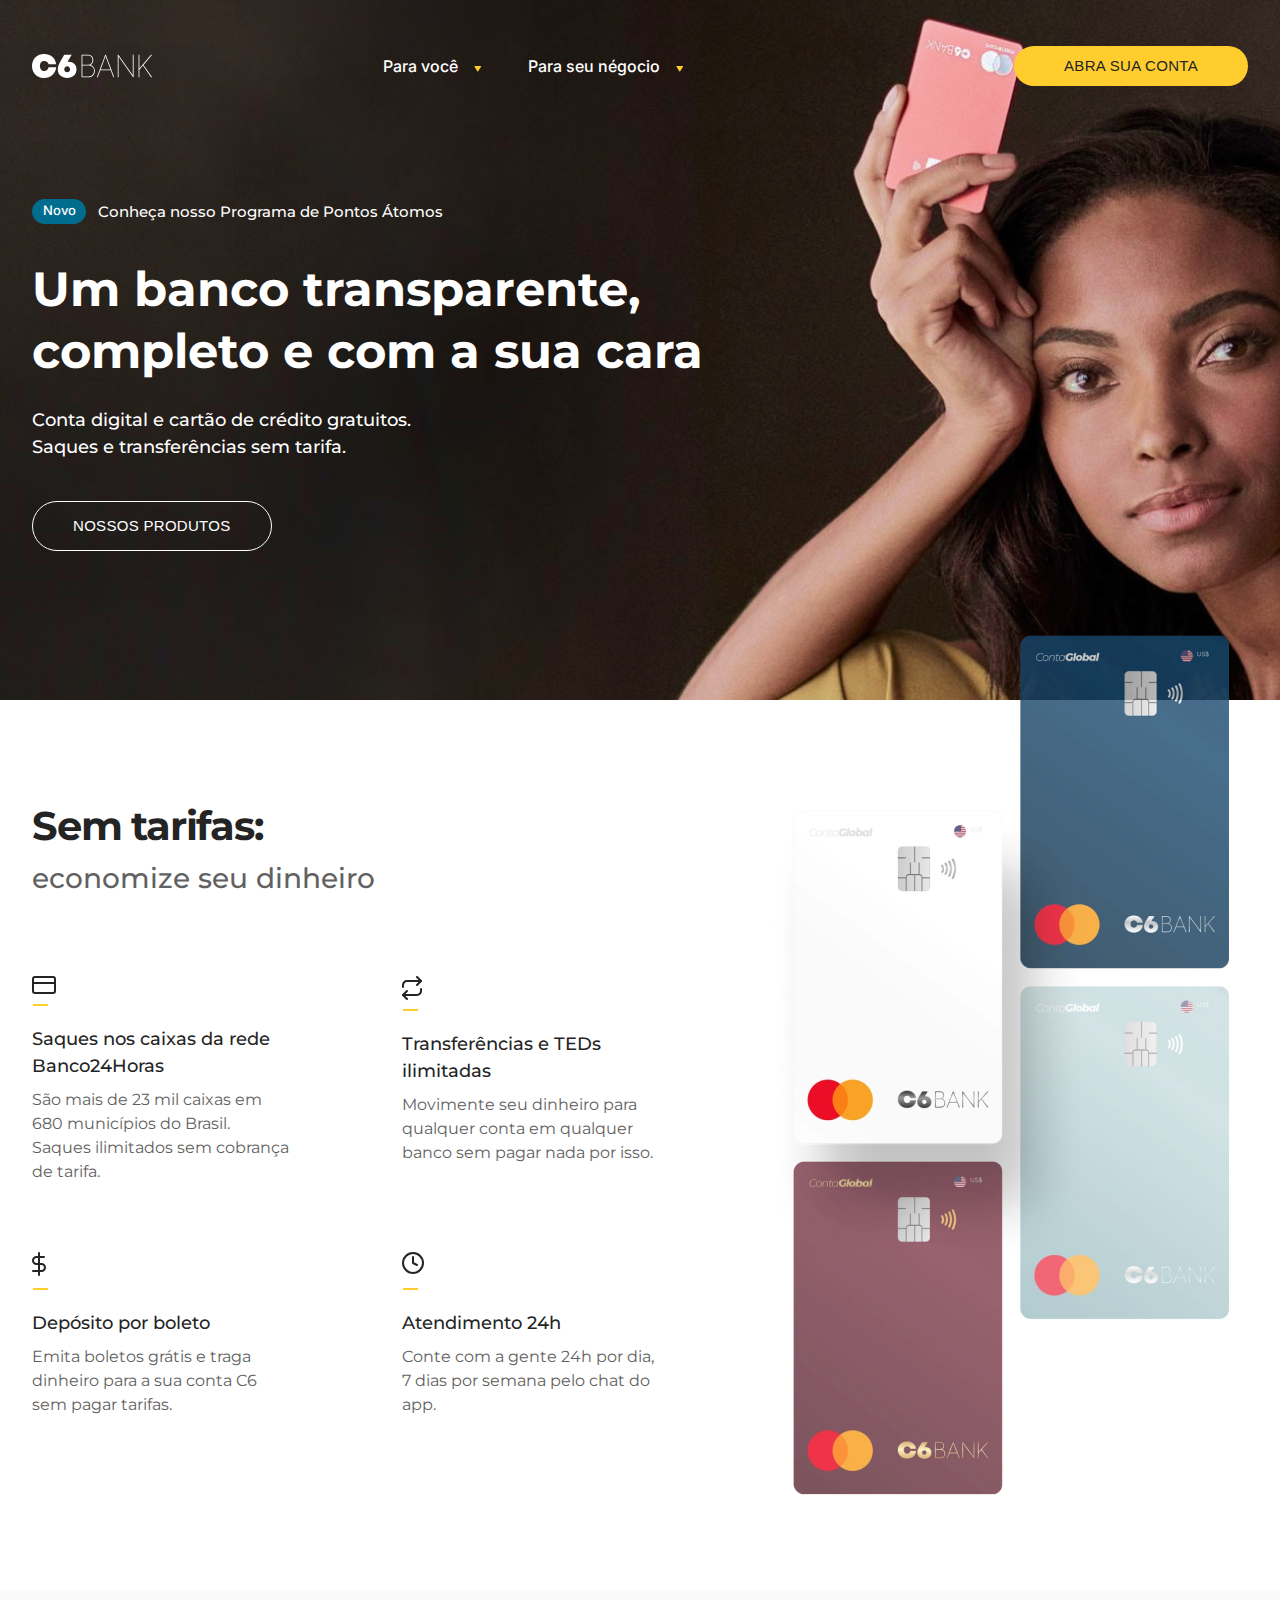
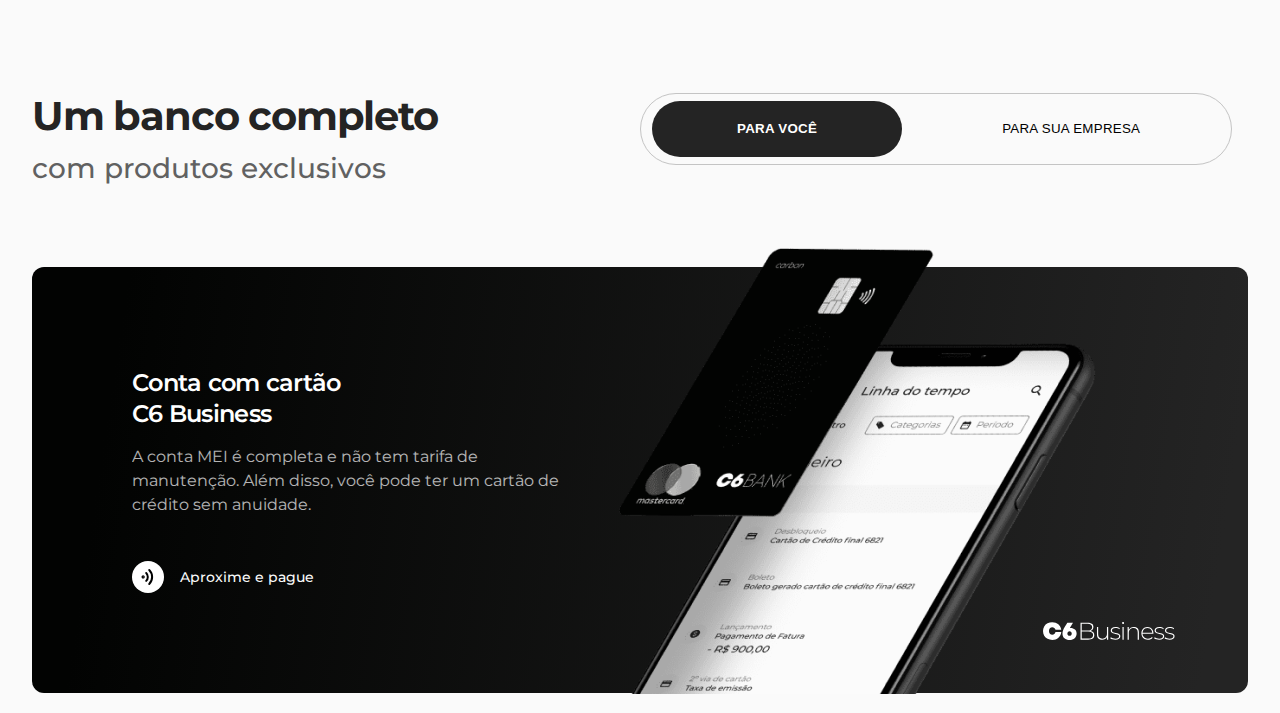
<file: Projeto_01/index.html>
<!DOCTYPE html>
<html lang="pt-br">

<head>
    <meta charset="UTF-8">
    <meta name="viewport" content="width=device-width, initial-scale=1.0">
    <link rel="stylesheet" href="style.css">
    <title>C6 BANK</title>
</head>

<body>
    <div class="page">
        <img src="./assets/img/background.png" alt="">
        <nav>
            <svg width="120" height="24" viewBox="0 0 120 24" fill="none" xmlns="http://www.w3.org/2000/svg">
                <path fill-rule="evenodd" clip-rule="evenodd"
                    d="M15.034 16.045C15.812 15.364 16.319 14.469 16.558 13.361H24.238C23.886 16.528 22.611 19.092 20.414 21.055C18.216 23.018 15.51 24 12.298 24C9.955 24 7.846 23.485 5.97 22.456C4.094 21.427 2.63 19.997 1.578 18.166C0.526 16.335 0 14.28 0 12C0 9.72 0.526 7.665 1.578 5.834C2.63 4.003 4.094 2.573 5.97 1.544C7.846 0.514 9.955 0 12.298 0C15.459 0 18.128 0.947 20.305 2.842C22.481 4.736 23.767 7.219 24.16 10.29H16.59C16.269 9.277 15.72 8.462 14.942 7.844C14.165 7.227 13.294 6.918 12.33 6.918C11.003 6.918 9.933 7.385 9.12 8.319C8.305 9.253 7.899 10.48 7.899 11.999C7.899 13.509 8.309 14.731 9.127 15.665C9.947 16.599 11.013 17.065 12.33 17.065C13.356 17.065 14.258 16.725 15.035 16.045H15.034ZM42.294 9.805C43.785 11.235 44.531 13.085 44.531 15.352C44.531 17.944 43.673 20.034 41.956 21.62C40.238 23.207 37.976 24 35.166 24C32.39 24 30.133 23.204 28.394 21.612C26.654 20.019 25.785 17.956 25.785 15.419C25.785 14.034 26.024 12.64 26.501 11.238C26.978 9.836 27.716 8.302 28.715 6.638L32.245 0.768L39.705 0.767L35.528 7.693C35.945 7.671 36.274 7.66 36.516 7.66C38.875 7.66 40.8 8.375 42.293 9.805H42.294ZM37.257 17.48C37.794 16.933 38.063 16.224 38.063 15.352C38.063 14.481 37.794 13.766 37.257 13.207C36.719 12.648 36.022 12.369 35.167 12.369C34.311 12.369 33.613 12.649 33.077 13.207C32.538 13.766 32.27 14.481 32.27 15.352C32.27 16.224 32.538 16.933 33.076 17.48C33.613 18.028 34.311 18.302 35.166 18.302C36.022 18.302 36.719 18.028 37.256 17.48H37.257ZM58.516 10.96C61.166 11.744 62.84 14.089 62.84 17.12C62.84 18.795 62.262 20.25 61.122 21.445C59.989 22.631 58.568 23.233 56.898 23.233H49.672C49.6587 23.2329 49.6456 23.2301 49.6334 23.2249C49.6212 23.2197 49.6102 23.2122 49.6009 23.2027C49.5916 23.1932 49.5843 23.182 49.5793 23.1697C49.5743 23.1574 49.5719 23.1443 49.572 23.131V0.869C49.572 0.813 49.616 0.767 49.672 0.767H56.037C57.584 0.767 58.861 1.284 59.83 2.305C60.826 3.285 61.334 4.595 61.334 6.192C61.334 8.334 60.271 10.1 58.516 10.96ZM60.516 20.872C61.532 19.837 62.026 18.61 62.026 17.119C62.026 15.463 61.519 14.106 60.519 13.088C59.484 12.035 58.209 11.522 56.621 11.522H50.387V22.403H56.897C58.329 22.403 59.547 21.888 60.516 20.873V20.872ZM50.386 1.597V10.693H56.037C57.359 10.693 58.442 10.271 59.258 9.44C60.095 8.588 60.519 7.495 60.519 6.192C60.519 3.486 58.676 1.597 56.037 1.597H50.387H50.386ZM119.981 23.072C119.992 23.087 119.998 23.1047 120 23.1232C120.001 23.1416 119.997 23.1601 119.989 23.1766C119.981 23.1931 119.968 23.207 119.952 23.2168C119.937 23.2266 119.919 23.2318 119.9 23.232H119.142C119.126 23.2321 119.11 23.2283 119.095 23.2208C119.081 23.2133 119.068 23.2024 119.059 23.189L110.96 11.624L107.383 15.83V23.13C107.383 23.1433 107.381 23.1566 107.376 23.169C107.371 23.1815 107.364 23.1928 107.354 23.2024C107.345 23.2119 107.334 23.2196 107.322 23.2248C107.31 23.2301 107.296 23.2329 107.283 23.233H106.681C106.668 23.2329 106.655 23.2301 106.642 23.2249C106.63 23.2197 106.619 23.2122 106.61 23.2027C106.601 23.1932 106.593 23.182 106.588 23.1697C106.583 23.1574 106.581 23.1443 106.581 23.131V0.869C106.581 0.813 106.626 0.767 106.681 0.767H107.283C107.338 0.767 107.383 0.813 107.383 0.869V14.593L119 0.803C119.009 0.791764 119.021 0.782723 119.035 0.776505C119.048 0.770288 119.062 0.767044 119.077 0.767H119.873C119.929 0.767 119.974 0.813 119.974 0.869C119.974 0.894 119.964 0.917 119.95 0.935L111.499 10.967L119.981 23.072ZM101.496 0.767C101.551 0.767 101.596 0.813 101.596 0.869V23.131C101.596 23.1443 101.594 23.1574 101.589 23.1697C101.584 23.182 101.576 23.1932 101.567 23.2027C101.558 23.2122 101.547 23.2197 101.535 23.2249C101.522 23.2301 101.509 23.2329 101.496 23.233H101.219C101.203 23.2331 101.187 23.2293 101.173 23.222C101.159 23.2147 101.147 23.204 101.138 23.191L86.558 2.591V23.131C86.5581 23.1443 86.5556 23.1574 86.5507 23.1697C86.5457 23.182 86.5384 23.1932 86.5291 23.2027C86.5198 23.2122 86.5088 23.2197 86.4966 23.2249C86.4844 23.2301 86.4713 23.2329 86.458 23.233H85.844C85.8307 23.2329 85.8176 23.2301 85.8054 23.2249C85.7932 23.2197 85.7822 23.2122 85.7729 23.2027C85.7636 23.1932 85.7563 23.182 85.7513 23.1697C85.7464 23.1574 85.7439 23.1443 85.744 23.131V0.869C85.744 0.813 85.789 0.767 85.844 0.767H86.234C86.2497 0.767231 86.2651 0.771153 86.279 0.778449C86.2929 0.785746 86.3049 0.796212 86.314 0.809L100.781 21.249V0.87C100.781 0.814 100.826 0.768 100.881 0.768H101.496V0.767ZM82.118 23.095C82.124 23.1103 82.1262 23.1269 82.1244 23.1432C82.1226 23.1596 82.1168 23.1753 82.1075 23.1889C82.0982 23.2025 82.0858 23.2136 82.0712 23.2213C82.0567 23.229 82.0405 23.233 82.024 23.233H81.386C81.3652 23.2328 81.345 23.2262 81.3281 23.214C81.3113 23.2018 81.2987 23.1847 81.292 23.165L78.74 16.282H68.337L65.786 23.167C65.779 23.1863 65.7662 23.203 65.7494 23.2148C65.7326 23.2267 65.7126 23.233 65.692 23.233H65.053C65.0365 23.2329 65.0203 23.2288 65.0057 23.221C64.9912 23.2131 64.9788 23.2019 64.9696 23.1882C64.9605 23.1745 64.9548 23.1587 64.9531 23.1423C64.9514 23.1259 64.9538 23.1093 64.96 23.094L73.25 0.833C73.257 0.813673 73.2698 0.796968 73.2866 0.785159C73.3034 0.773349 73.3234 0.767009 73.344 0.767H73.732C73.7528 0.766875 73.7732 0.773265 73.7902 0.785278C73.8073 0.79729 73.8201 0.814325 73.827 0.834L82.117 23.095H82.118ZM68.636 15.452H78.442L73.54 2.369L68.637 15.452H68.636Z"
                    fill="white" />
            </svg>
    
            <ul>
                <li>
                    <a href="#">Para você</a>
                    <svg width="8" height="6" viewBox="0 0 8 6" fill="none" xmlns="http://www.w3.org/2000/svg">
                        <path
                            d="M4.174 5.3216C3.97817 5.63494 3.52183 5.63494 3.326 5.3216L0.478124 0.765C0.269984 0.431976 0.509406 6.11137e-07 0.902123 5.76805e-07L6.59788 7.88662e-08C6.99059 4.45337e-08 7.23001 0.431975 7.02187 0.764999L4.174 5.3216Z"
                            fill="#FFCE2E" />
                    </svg>
                </li>
                <li>
                    <a href="#">Para seu négocio</a>
                    <svg width="8" height="6" viewBox="0 0 8 6" fill="none" xmlns="http://www.w3.org/2000/svg">
                        <path
                            d="M4.174 5.3216C3.97817 5.63494 3.52183 5.63494 3.326 5.3216L0.478124 0.765C0.269984 0.431976 0.509406 6.11137e-07 0.902123 5.76805e-07L6.59788 7.88662e-08C6.99059 4.45337e-08 7.23001 0.431975 7.02187 0.764999L4.174 5.3216Z"
                            fill="#FFCE2E" />
                    </svg>
                </li>
            </ul>
            <button>
                Abra sua conta
            </button>
        </nav>
    
        <header>
            <h3>
                <span>Novo</span> Conheça nosso Programa de Pontos Átomos
            </h3>
    
            <h1>
                Um banco transparente, <br> completo e com a sua cara
            </h1>
    
            <p>
                Conta digital e cartão de crédito gratuitos. <br>
                Saques e transferências sem tarifa.
            </p>
    
            <button>
                Nossos produtos
            </button>
    
        </header>
    </div>

    <main>
        <div class="col_a">
            <div class="title">
                <h2>Sem tarifas:</h2>
                <p>economize seu dinheiro</p>
            </div>

            <div class="cards">
                <div class="card">
                    <svg width="24" height="30" viewBox="0 0 24 30" fill="none" xmlns="http://www.w3.org/2000/svg">
                        <rect x="1" y="28" width="15" height="2" fill="#FFCE2E" />
                        <path
                            d="M21 1H3C1.89543 1 1 1.89543 1 3V15C1 16.1046 1.89543 17 3 17H21C22.1046 17 23 16.1046 23 15V3C23 1.89543 22.1046 1 21 1Z"
                            stroke="#242424" stroke-width="2" stroke-linecap="round" stroke-linejoin="round" />
                        <path d="M1 7H23" stroke="#242424" stroke-width="2" stroke-linecap="round"
                            stroke-linejoin="round" />
                    </svg>
                    <h3>
                        Saques nos caixas da rede Banco24Horas
                    </h3>
                    <p>
                        São mais de 23 mil caixas em 680 municípios do Brasil. Saques ilimitados sem cobrança de tarifa.
                    </p>
                </div>
                <div class="card">
                    <svg width="20" height="35" viewBox="0 0 20 35" fill="none" xmlns="http://www.w3.org/2000/svg">
                        <path d="M15 1L19 5L15 9" stroke="#242424" stroke-width="2" stroke-linecap="round"
                            stroke-linejoin="round" />
                        <path d="M1 11V9C1 7.93913 1.42143 6.92172 2.17157 6.17157C2.92172 5.42143 3.93913 5 5 5H19"
                            stroke="#242424" stroke-width="2" stroke-linecap="round" stroke-linejoin="round" />
                        <path d="M5 23L1 19L5 15" stroke="#242424" stroke-width="2" stroke-linecap="round"
                            stroke-linejoin="round" />
                        <path
                            d="M19 13V15C19 16.0609 18.5786 17.0783 17.8284 17.8284C17.0783 18.5786 16.0609 19 15 19H1"
                            stroke="#242424" stroke-width="2" stroke-linecap="round" stroke-linejoin="round" />
                        <rect x="1" y="33" width="15" height="2" fill="#FFCE2E" />
                    </svg>
                    <h3>
                        Transferências e TEDs ilimitadas
                    </h3>
                    <p>
                        Movimente seu dinheiro para qualquer conta em qualquer banco sem pagar nada por isso.
                    </p>
                </div>
                <div class="card">
                    <svg width="16" height="38" viewBox="0 0 16 38" fill="none" xmlns="http://www.w3.org/2000/svg">
                        <rect x="1" y="36" width="15" height="2" fill="#FFCE2E" />
                        <path d="M7 1V23" stroke="#242424" stroke-width="2" stroke-linecap="round"
                            stroke-linejoin="round" />
                        <path
                            d="M12 5H4.5C3.57174 5 2.6815 5.36875 2.02513 6.02513C1.36875 6.6815 1 7.57174 1 8.5C1 9.42826 1.36875 10.3185 2.02513 10.9749C2.6815 11.6313 3.57174 12 4.5 12H9.5C10.4283 12 11.3185 12.3687 11.9749 13.0251C12.6313 13.6815 13 14.5717 13 15.5C13 16.4283 12.6313 17.3185 11.9749 17.9749C11.3185 18.6313 10.4283 19 9.5 19H1"
                            stroke="#242424" stroke-width="2" stroke-linecap="round" stroke-linejoin="round" />
                    </svg>
                    <h3>
                        Depósito por boleto
                    </h3>
                    <p>
                        Emita boletos grátis e traga dinheiro para a sua conta C6 sem pagar tarifas.
                    </p>
                </div>
                <div class="card">
                    <svg width="22" height="38" viewBox="0 0 22 38" fill="none" xmlns="http://www.w3.org/2000/svg">
                        <rect x="1" y="36" width="15" height="2" fill="#FFCE2E" />
                        <path
                            d="M11 21C16.5228 21 21 16.5228 21 11C21 5.47715 16.5228 1 11 1C5.47715 1 1 5.47715 1 11C1 16.5228 5.47715 21 11 21Z"
                            stroke="#242424" stroke-width="2" stroke-linecap="round" stroke-linejoin="round" />
                        <path d="M11 5V11L15 13" stroke="#242424" stroke-width="2" stroke-linecap="round"
                            stroke-linejoin="round" />
                    </svg>
                    <h3>
                        Atendimento 24h
                    </h3>
                    <p>
                        Conte com a gente 24h por dia, 7 dias por semana pelo chat do app.
                    </p>
                </div>
            </div>
        </div>
        <div class="col_b">
            <img src="./assets/img/cards.png" alt="cartões do banco">
        </div>
    </main>
    <section>
        <div class="container">
            <div class="title">
                <h2>Um banco completo</h2>
                <p>com produtos exclusivos</p>
            </div>
            <div class="buttons">
                <button>
                    PARA VOCÊ
                </button>
                <button>
                    PARA SUA EMPRESA
                </button>
            </div>
            <div class="spotlight">
                <div class="col_a">
                    <h2>
                        Conta com cartão <br>
                        C6 Business
                    </h2>
                    <p>
                        A conta MEI é completa e não tem tarifa de manutenção.
                        Além disso, você pode ter um cartão de crédito sem anuidade.
                    </p>
    
                    <span>
                    <svg width="32" height="32" viewBox="0 0 32 32" fill="none" xmlns="http://www.w3.org/2000/svg">
                        <circle cx="16" cy="16" r="16" fill="white" />
                        <path
                            d="M14.1848 12.0717C15.2234 13.1103 15.8069 14.519 15.8069 15.9879C15.8069 17.4568 15.2234 18.8656 14.1848 19.9042"
                            stroke="black" stroke-width="2" stroke-linecap="round" stroke-linejoin="round" />
                        <path
                            d="M17.2308 9.02563C19.0773 10.8721 20.1146 13.3766 20.1146 15.9879C20.1146 18.5993 19.0773 21.1037 17.2308 22.9502"
                            stroke="black" stroke-width="2" stroke-linecap="round" stroke-linejoin="round" />
                        <path
                            d="M10.7037 16.4231C10.944 16.6634 11.3336 16.6634 11.5739 16.4231C11.8143 16.1828 11.8143 15.7931 11.5739 15.5528C11.3336 15.3125 10.944 15.3125 10.7037 15.5528C10.4633 15.7931 10.4633 16.1828 10.7037 16.4231Z"
                            stroke="black" stroke-width="2" stroke-linecap="round" stroke-linejoin="round" />
                    </svg>
                        Aproxime e pague
                    </span>
                </div>
    
                <div class="col_b">
                    <img src="./assets/img/card.png" alt="cartão do banco">
                    <img src="./assets/img/smartphone.png" alt="smartphone com o app do banco aberto">
                    <svg width="132" height="18" viewBox="0 0 132 18" fill="none" xmlns="http://www.w3.org/2000/svg">
                        <path
                            d="M50.3504 10.3619C50.9854 11.0895 51.3034 12.0341 51.3034 13.1946C51.3034 14.6323 50.7793 15.7374 49.731 16.5136C48.6818 17.2899 47.1231 17.6741 45.0606 17.6741H37.51V0.727748H44.5783C46.4161 0.727748 47.8504 1.10129 48.8744 1.85323C49.8983 2.60517 50.4127 3.6752 50.4127 5.0604C50.4127 6.02927 50.1569 6.84346 49.6503 7.50494C49.1437 8.16641 48.4514 8.64112 47.5811 8.93197C48.7868 9.15862 49.7135 9.63819 50.3495 10.3619H50.3504ZM38.743 1.79097V8.54676H44.5287C46.0136 8.54676 47.1542 8.2598 47.9545 7.68684C48.7547 7.11292 49.1534 6.27051 49.1534 5.15476C49.1534 4.05652 48.7547 3.22092 47.9545 2.647C47.1532 2.07307 46.0136 1.78708 44.5278 1.78708H38.742V1.79097H38.743ZM48.8005 15.751C49.6464 15.1771 50.0723 14.2919 50.0723 13.1002C50.0723 11.9037 49.6493 11.0263 48.8005 10.4602C47.9545 9.89694 46.7059 9.61387 45.0597 9.61387H38.743V16.6109H45.0597C46.7059 16.6109 47.9535 16.3249 48.7995 15.751H48.8005ZM65.1755 5.03608V17.6741H64.0145V14.964C63.6169 15.8266 62.9673 16.5483 62.1514 17.0341C61.3297 17.5272 60.3622 17.7724 59.2469 17.7724C57.5996 17.7724 56.3102 17.3103 55.3728 16.3911C54.4364 15.4708 53.9677 14.1459 53.9677 12.4222V5.03608H55.1774V12.324C55.1774 13.7442 55.5411 14.824 56.2674 15.5691C56.9948 16.3142 58.0197 16.6809 59.3402 16.6809C60.7599 16.6809 61.8859 16.2374 62.7173 15.3483C63.5497 14.4611 63.9659 13.2685 63.9659 11.7646V5.03608H65.1755ZM69.4093 17.3103C68.4894 17.0029 67.7689 16.6187 67.2555 16.1498L67.8107 15.181C68.328 15.6187 68.9922 15.9786 69.807 16.2724C70.6219 16.5623 71.4747 16.7092 72.3586 16.7092C73.6353 16.7092 74.5756 16.499 75.1805 16.0798C75.7843 15.6605 76.0887 15.0798 76.0887 14.3347C76.0887 13.8035 75.9243 13.3833 75.5928 13.0759C75.2427 12.7584 74.8241 12.526 74.3695 12.3969C73.8862 12.251 73.2153 12.1002 72.3586 11.9358C71.359 11.7569 70.5519 11.5652 69.9402 11.3551C69.3392 11.1524 68.7984 10.8026 68.3669 10.3376C67.9293 9.86873 67.7135 9.22574 67.7135 8.39987C67.7135 7.39988 68.1287 6.57109 68.961 5.9174C69.7934 5.26371 70.9739 4.93784 72.5054 4.93784C73.3125 4.93784 74.1099 5.0497 74.9004 5.27733C75.691 5.50495 76.3366 5.80262 76.8374 6.17226L76.2812 7.14113C75.745 6.76052 75.1478 6.4743 74.5154 6.29483C73.8545 6.10203 73.1695 6.00442 72.4811 6.00495C71.3035 6.00495 70.4157 6.22187 69.8168 6.65864C69.2197 7.09638 68.9221 7.66933 68.9221 8.37945C68.9221 8.94559 69.0904 9.38236 69.4297 9.69753C69.7873 10.023 70.2138 10.2634 70.6773 10.4008C71.1703 10.5545 71.8588 10.7189 72.7475 10.8969C73.7297 11.075 74.527 11.2646 75.1309 11.467C75.7357 11.6703 76.2491 11.9952 76.6692 12.4465C77.0883 12.8969 77.2983 13.5195 77.2983 14.3103C77.2983 15.359 76.8608 16.1985 75.9914 16.8278C75.1211 17.4572 73.894 17.7714 72.3139 17.7714C71.3268 17.7764 70.3454 17.6207 69.4083 17.3103H69.4093ZM79.3822 1.68299C79.2882 1.59475 79.2138 1.48778 79.1637 1.36899C79.1136 1.25019 79.089 1.12221 79.0914 0.99331C79.0914 0.720939 79.1896 0.486504 79.3822 0.290008C79.4733 0.196355 79.5825 0.122327 79.7033 0.072476C79.824 0.0226249 79.9536 -0.00199614 80.0842 0.000126444C80.3565 0.000126444 80.5918 0.0944838 80.7873 0.28028C80.9798 0.465104 81.077 0.695647 81.077 0.968991C81.0789 1.0996 81.0541 1.22921 81.0043 1.34995C80.9545 1.47069 80.8807 1.58003 80.7873 1.67132C80.6962 1.76527 80.5868 1.83955 80.4659 1.88957C80.3449 1.9396 80.2151 1.9643 80.0842 1.96217C79.8081 1.96217 79.5737 1.86782 79.3822 1.68202V1.68299ZM79.4765 5.03608H80.6861V17.6741H79.4765V5.03608ZM94.533 6.31915C95.4519 7.23938 95.9138 8.56427 95.9138 10.288V17.6741H94.7041V10.3862C94.7041 8.96602 94.3444 7.88626 93.6267 7.14113C92.9111 6.39989 91.9036 6.02927 90.6143 6.02927C89.1284 6.02927 87.9596 6.47284 87.1039 7.36194C86.2482 8.25007 85.8204 9.44267 85.8204 10.9456V17.677H84.6117V5.03706H85.7727V7.77147C86.1962 6.89683 86.875 6.1713 87.7195 5.69075C88.5829 5.19075 89.604 4.93881 90.7825 4.93881C92.3616 4.93881 93.6131 5.40087 94.533 6.32012V6.31915ZM110.41 11.645H99.5418C99.5739 12.6314 99.8257 13.5059 100.293 14.2714C100.751 15.0275 101.408 15.6433 102.192 16.0516C102.993 16.4718 103.891 16.6809 104.891 16.6809C105.675 16.6881 106.453 16.5359 107.177 16.2335C107.863 15.9479 108.467 15.4947 108.932 14.9154L109.634 15.7131C109.078 16.3813 108.368 16.9044 107.565 17.2374C106.711 17.5971 105.793 17.7779 104.867 17.7685C103.607 17.7685 102.485 17.4922 101.503 16.9475C100.537 16.4176 99.737 15.6296 99.1927 14.6712C98.6365 13.7014 98.3574 12.5963 98.3574 11.3512C98.3574 10.1246 98.619 9.02244 99.1441 8.04676C99.642 7.09947 100.392 6.30808 101.311 5.75981C102.23 5.21118 103.261 4.93784 104.409 4.93784C105.555 4.93784 106.583 5.20729 107.495 5.74911C108.407 6.29083 109.153 7.07374 109.649 8.01174C110.173 8.98061 110.435 10.0788 110.435 11.3065L110.41 11.645ZM102.01 6.5993C101.301 6.99275 100.712 7.5701 100.304 8.2705C99.8773 8.98742 99.6293 9.7987 99.5671 10.7043H109.246C109.198 9.80259 108.956 8.99423 108.519 8.28509C108.098 7.5896 107.506 7.01382 106.8 6.61292C106.09 6.21117 105.29 6.00787 104.405 6.00787C103.521 6.00787 102.72 6.20436 102.01 6.5993ZM113.29 17.3103C112.372 17.0029 111.651 16.6187 111.138 16.1498L111.694 15.181C112.211 15.6187 112.875 15.9786 113.689 16.2724C114.504 16.5623 115.357 16.7092 116.242 16.7092C117.517 16.7092 118.458 16.499 119.063 16.0798C119.667 15.6605 119.972 15.0798 119.972 14.3347C119.972 13.8035 119.807 13.3833 119.475 13.0759C119.125 12.7582 118.706 12.5258 118.252 12.3969C117.769 12.251 117.097 12.1002 116.242 11.9358C115.242 11.7569 114.434 11.5652 113.822 11.3551C113.221 11.1522 112.681 10.8024 112.249 10.3376C111.812 9.86873 111.596 9.22574 111.596 8.39987C111.596 7.39988 112.012 6.57109 112.843 5.9174C113.676 5.26371 114.857 4.93784 116.388 4.93784C117.196 4.93784 117.993 5.0497 118.783 5.27733C119.573 5.50495 120.22 5.80262 120.72 6.17226L120.163 7.14113C119.627 6.76065 119.031 6.47444 118.398 6.29483C117.738 6.10207 117.053 6.00446 116.364 6.00495C115.186 6.00495 114.298 6.22187 113.7 6.65864C113.102 7.09638 112.805 7.66933 112.805 8.37945C112.805 8.94559 112.972 9.38236 113.312 9.69753C113.651 10.0127 114.067 10.2462 114.559 10.4008C115.052 10.5545 115.742 10.7189 116.63 10.8969C117.612 11.075 118.409 11.2646 119.014 11.467C119.619 11.6703 120.132 11.9952 120.551 12.4465C120.971 12.8969 121.18 13.5195 121.18 14.3103C121.18 15.359 120.744 16.1985 119.874 16.8278C119.003 17.4572 117.776 17.7714 116.196 17.7714C115.209 17.7763 114.228 17.6206 113.29 17.3103ZM123.674 17.3103C122.754 17.0029 122.034 16.6187 121.52 16.1498L122.076 15.181C122.593 15.6187 123.257 15.9786 124.072 16.2724C124.886 16.5623 125.739 16.7092 126.624 16.7092C127.9 16.7092 128.84 16.499 129.445 16.0798C130.05 15.6605 130.354 15.0798 130.354 14.3347C130.354 13.8035 130.19 13.3833 129.857 13.0759C129.507 12.7582 129.088 12.5258 128.634 12.3969C128.151 12.251 127.481 12.1002 126.624 11.9358C125.624 11.7569 124.816 11.5652 124.205 11.3551C123.604 11.1522 123.063 10.8024 122.631 10.3376C122.195 9.86873 121.978 9.22574 121.978 8.39987C121.978 7.39988 122.394 6.57109 123.226 5.9174C124.058 5.26371 125.239 4.93784 126.771 4.93784C127.578 4.93784 128.375 5.0497 129.166 5.27733C129.955 5.50495 130.602 5.80262 131.102 6.17226L130.547 7.14113C130.01 6.76047 129.413 6.47425 128.781 6.29483C128.12 6.102 127.435 6.00439 126.746 6.00495C125.568 6.00495 124.68 6.22187 124.082 6.65864C123.485 7.09638 123.187 7.66933 123.187 8.37945C123.187 8.94559 123.356 9.38236 123.694 9.69753C124.033 10.0127 124.45 10.2462 124.943 10.4008C125.436 10.5545 126.124 10.7189 127.012 10.8969C127.994 11.075 128.791 11.2646 129.396 11.467C130.001 11.6703 130.514 11.9952 130.934 12.4465C131.354 12.8969 131.564 13.5195 131.564 14.3103C131.564 15.359 131.126 16.1985 130.256 16.8278C129.385 17.4572 128.158 17.7714 126.578 17.7714C125.591 17.7764 124.61 17.6207 123.674 17.3103ZM11.3546 12.0963C10.7906 12.5922 10.0635 12.8624 9.3126 12.8551C8.32076 12.8551 7.5127 12.5088 6.89329 11.8172C6.27484 11.1246 5.96757 10.2189 5.96757 9.09929C5.96757 7.97381 6.27484 7.06039 6.89037 6.36876C7.50589 5.67616 8.31298 5.32986 9.3126 5.32986C10.0399 5.32986 10.6973 5.55651 11.2846 6.01468C11.8719 6.47284 12.2871 7.0779 12.5293 7.82984H18.2479C17.9513 5.5497 16.9789 3.71022 15.3356 2.30458C13.6922 0.898953 11.6755 0.19565 9.28829 0.19565C7.51853 0.19565 5.92576 0.576971 4.50995 1.33961C3.12905 2.06998 1.97984 3.17211 1.19215 4.5215C0.398681 5.87849 0 7.40377 0 9.09637C0 10.789 0.398681 12.3133 1.19215 13.6703C1.98562 15.0302 3.09026 16.0905 4.50995 16.8521C5.92576 17.6148 7.51951 17.9961 9.28829 17.9961C11.7144 17.9961 13.7593 17.2685 15.4163 15.8103C17.0771 14.3561 18.0379 12.4495 18.3043 10.1032H12.504C12.3221 10.9251 11.9381 11.5895 11.3546 12.0973V12.0963ZM28.1342 13.1596C27.7287 13.5652 27.2007 13.7685 26.5541 13.7685C25.9074 13.7685 25.3833 13.5652 24.9769 13.1596C24.5714 12.7539 24.3691 12.2257 24.3691 11.5827C24.3691 10.9358 24.5714 10.4038 24.9769 9.9913C25.3833 9.57885 25.9103 9.36874 26.5541 9.36874C27.2007 9.36874 27.7248 9.57496 28.1342 9.9913C28.5397 10.4038 28.742 10.9349 28.742 11.5827C28.742 12.2296 28.5397 12.7539 28.1342 13.1596ZM31.9372 7.46603C30.8122 6.4067 29.3575 5.87557 27.5751 5.87557C27.3932 5.87557 27.1443 5.88238 26.8302 5.89989L29.9827 0.762767H24.3516L21.6843 5.11682C20.9288 6.35125 20.3736 7.49035 20.0128 8.52925C19.6599 9.52567 19.4768 10.5743 19.4712 11.6314C19.4712 13.5127 20.1285 15.0448 21.4432 16.2267C22.7579 17.4086 24.4595 18 26.558 18C28.6797 18 30.3892 17.4125 31.6854 16.2335C32.9826 15.0555 33.6302 13.5059 33.6302 11.5827C33.6253 9.89986 33.0633 8.52633 31.9382 7.46603H31.9372Z"
                            fill="white" />
                    </svg>
                </div>
            </div>
        </div>
    </section>

</body>

</html>
</file>
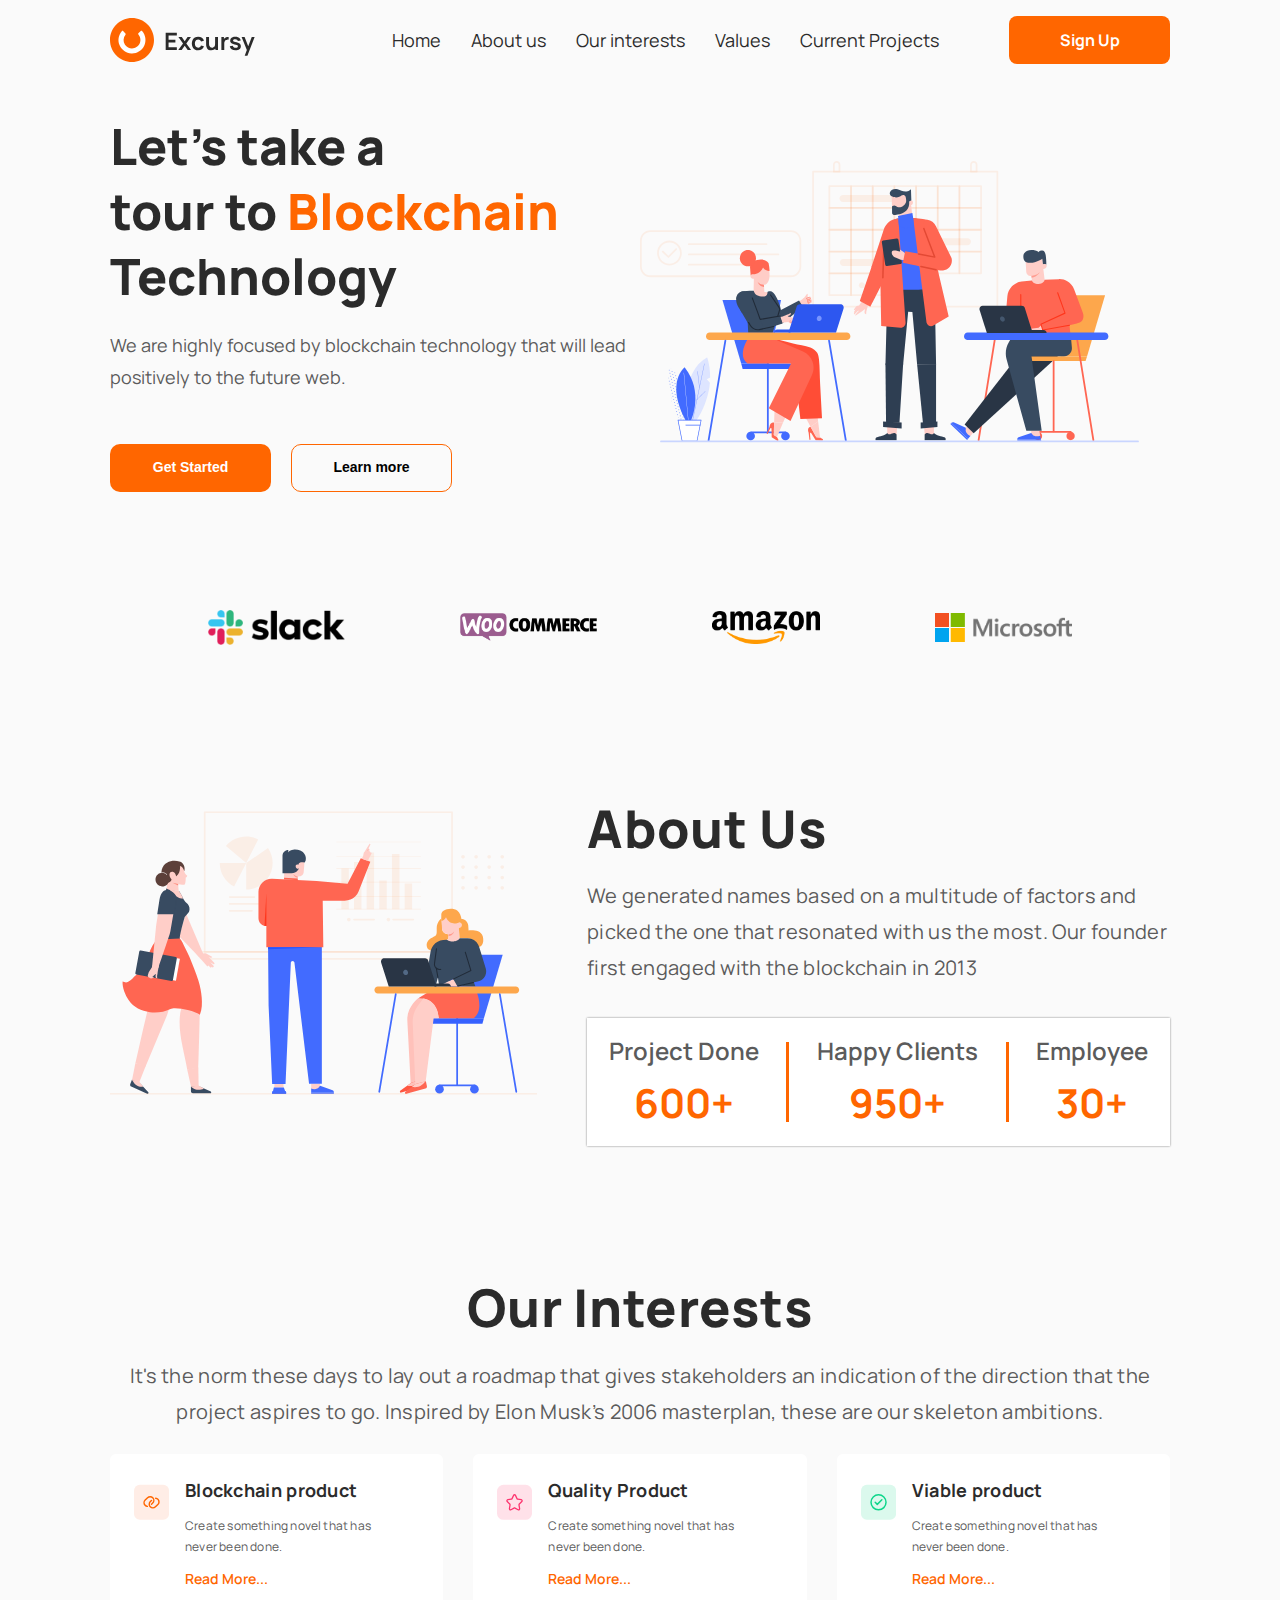
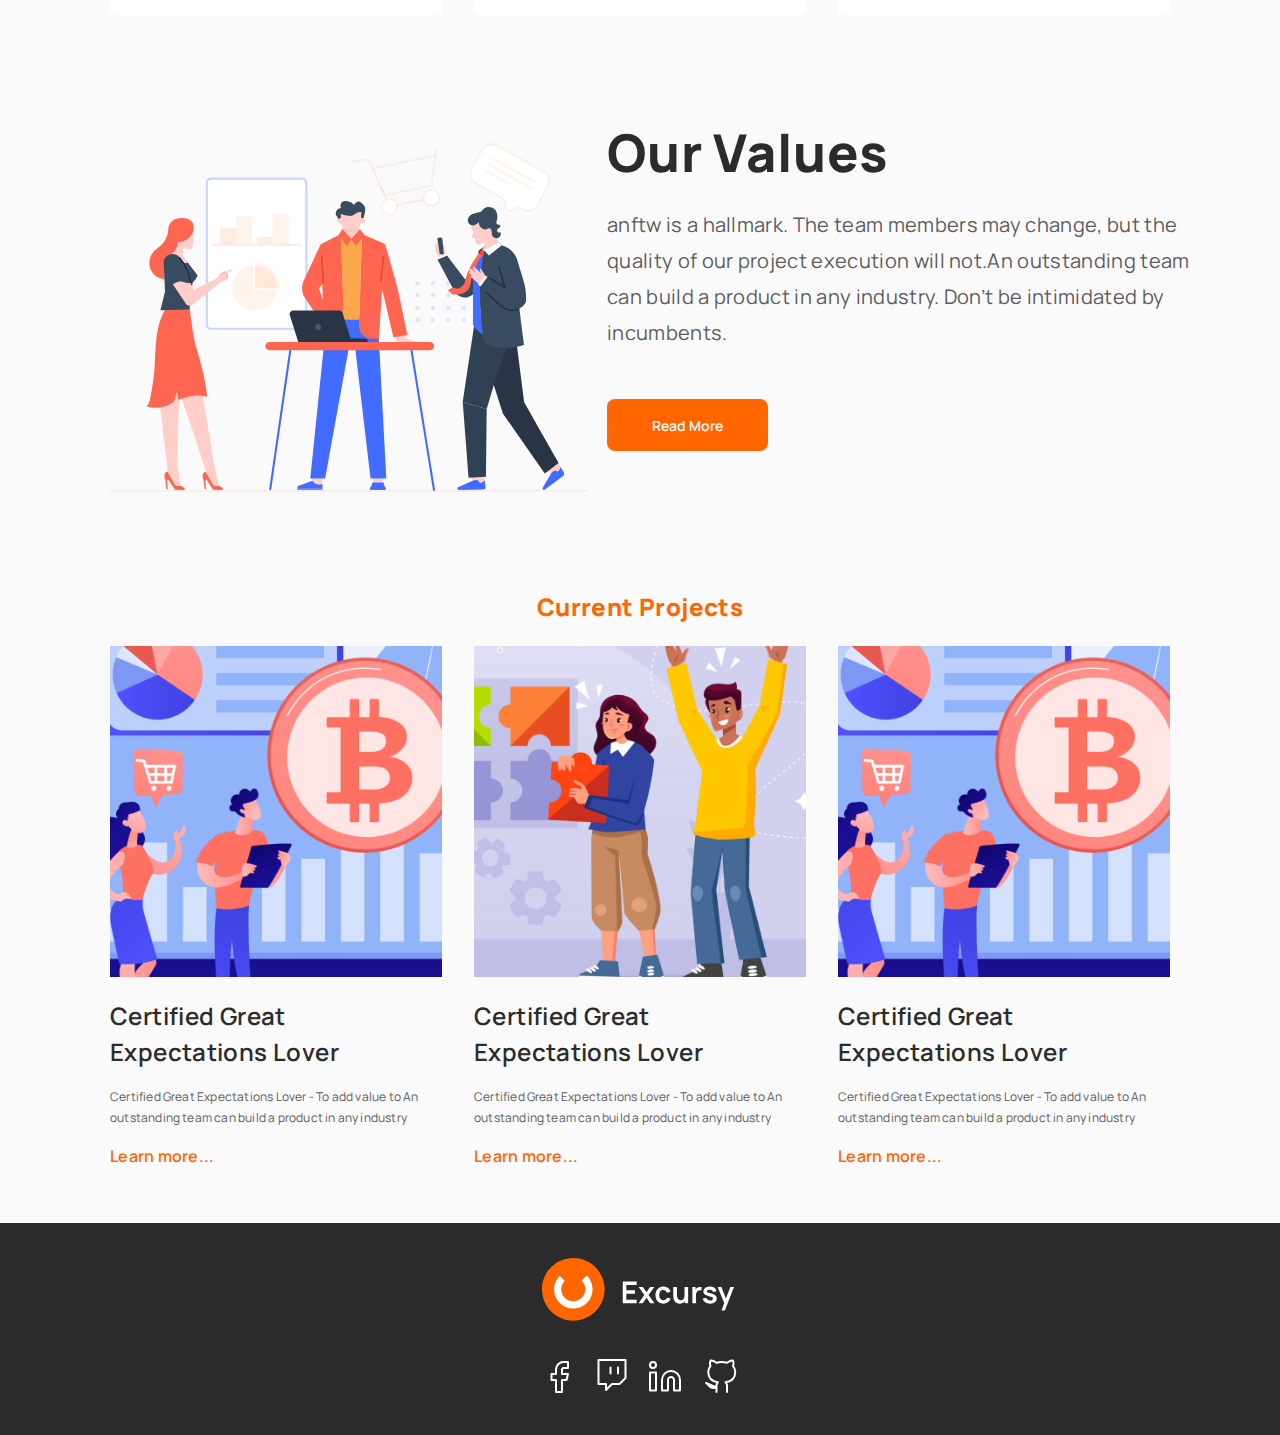
<file: Projeto_02/index.html>
<!DOCTYPE html>
<html lang="pt-br">

<head>
    <meta charset="UTF-8">
    <meta name="viewport" content="width=device-width, initial-scale=1.0">
    <link rel="stylesheet" href="./style.css">
    <title>Excursy</title>
</head>

<body>
    <div class="page">
        <nav>
            <svg class="logo" width="145" height="44" viewBox="0 0 145 44" fill="none"
                xmlns="http://www.w3.org/2000/svg">
                <path fill-rule="evenodd" clip-rule="evenodd"
                    d="M44 21.9996C44 34.15 34.1506 44 21.9996 44C9.84936 44 0 34.15 0 21.9996C0 9.85095 9.84936 6.541e-06 21.9996 6.541e-06C27.8238 -0.00449161 33.4137 2.31116 37.5564 6.44405C41.6751 10.5527 43.9955 16.1538 44 21.9996Z"
                    fill="#FF6600" />
                <path fill-rule="evenodd" clip-rule="evenodd"
                    d="M21.3749 35.4814C16.2118 35.2367 11.6423 32.0673 9.60431 27.3181C7.56636 22.5681 8.42182 17.0578 11.8 13.1634C12.1297 12.7846 12.7018 12.7468 13.0778 13.0806C13.0894 13.0905 13.101 13.1013 13.1117 13.1121L15.4491 15.4493C15.7743 15.7696 15.801 16.286 15.5114 16.6386C13.1491 19.4895 12.937 23.5739 14.9919 26.6587C17.0468 29.748 20.8821 31.1281 24.4341 30.0548C27.9851 28.9824 30.416 25.7096 30.4169 21.9995C30.4116 19.9942 29.6827 18.0591 28.3665 16.5568C28.0573 16.2176 28.0573 15.6958 28.3665 15.3566L30.7546 12.9888C31.0942 12.6263 31.6609 12.6101 32.0209 12.9528C32.0334 12.9645 32.045 12.9762 32.0565 12.9888C35.6922 17.021 36.5433 22.8767 34.2077 27.7931C31.873 32.7096 26.8115 35.7414 21.3749 35.4805V35.4814Z"
                    fill="white" />
                <path
                    d="M55.68 32V14.72H66.84V17.432H58.572V21.692H65.4V24.404H58.572V29.288H66.84V32H55.68ZM68.2791 32L73.0191 25.448L68.3751 19.04H71.7831L74.6991 23.18L77.5671 19.04H80.9751L76.3311 25.448L81.0951 32H77.6871L74.6991 27.716L71.6871 32H68.2791ZM88.1674 32.36C86.8314 32.36 85.6914 32.064 84.7474 31.472C83.8034 30.872 83.0794 30.056 82.5754 29.024C82.0794 27.992 81.8274 26.824 81.8194 25.52C81.8274 24.192 82.0874 23.016 82.5994 21.992C83.1194 20.96 83.8554 20.152 84.8074 19.568C85.7594 18.976 86.8914 18.68 88.2034 18.68C89.6754 18.68 90.9194 19.052 91.9354 19.796C92.9594 20.532 93.6274 21.54 93.9394 22.82L91.0594 23.6C90.8354 22.904 90.4634 22.364 89.9434 21.98C89.4234 21.588 88.8314 21.392 88.1674 21.392C87.4154 21.392 86.7954 21.572 86.3074 21.932C85.8194 22.284 85.4594 22.772 85.2274 23.396C84.9954 24.02 84.8794 24.728 84.8794 25.52C84.8794 26.752 85.1554 27.748 85.7074 28.508C86.2594 29.268 87.0794 29.648 88.1674 29.648C88.9354 29.648 89.5394 29.472 89.9794 29.12C90.4274 28.768 90.7634 28.26 90.9874 27.596L93.9394 28.256C93.5394 29.576 92.8394 30.592 91.8394 31.304C90.8394 32.008 89.6154 32.36 88.1674 32.36ZM101.204 32.372C100.244 32.372 99.4521 32.212 98.8281 31.892C98.2041 31.572 97.7081 31.164 97.3401 30.668C96.9721 30.172 96.7001 29.644 96.5241 29.084C96.3481 28.524 96.2321 27.996 96.1761 27.5C96.1281 26.996 96.1041 26.588 96.1041 26.276V19.04H99.0321V25.28C99.0321 25.68 99.0601 26.132 99.1161 26.636C99.1721 27.132 99.3001 27.612 99.5001 28.076C99.7081 28.532 100.012 28.908 100.412 29.204C100.82 29.5 101.368 29.648 102.056 29.648C102.424 29.648 102.788 29.588 103.148 29.468C103.508 29.348 103.832 29.144 104.12 28.856C104.416 28.56 104.652 28.156 104.828 27.644C105.004 27.132 105.092 26.484 105.092 25.7L106.808 26.432C106.808 27.536 106.592 28.536 106.16 29.432C105.736 30.328 105.108 31.044 104.276 31.58C103.444 32.108 102.42 32.372 101.204 32.372ZM105.44 32V27.98H105.092V19.04H107.996V32H105.44ZM111.368 32V19.04H113.924V22.196L113.612 21.788C113.772 21.356 113.984 20.964 114.248 20.612C114.52 20.252 114.844 19.956 115.22 19.724C115.54 19.508 115.892 19.34 116.276 19.22C116.668 19.092 117.068 19.016 117.476 18.992C117.884 18.96 118.28 18.976 118.664 19.04V21.74C118.28 21.628 117.836 21.592 117.332 21.632C116.836 21.672 116.388 21.812 115.988 22.052C115.588 22.268 115.26 22.544 115.004 22.88C114.756 23.216 114.572 23.6 114.452 24.032C114.332 24.456 114.272 24.916 114.272 25.412V32H111.368ZM125.489 32.36C123.889 32.36 122.589 32 121.589 31.28C120.589 30.56 119.981 29.548 119.765 28.244L122.717 27.788C122.869 28.428 123.205 28.932 123.725 29.3C124.245 29.668 124.901 29.852 125.693 29.852C126.389 29.852 126.925 29.716 127.301 29.444C127.685 29.164 127.877 28.784 127.877 28.304C127.877 28.008 127.805 27.772 127.661 27.596C127.525 27.412 127.221 27.236 126.749 27.068C126.277 26.9 125.553 26.688 124.577 26.432C123.489 26.144 122.625 25.836 121.985 25.508C121.345 25.172 120.885 24.776 120.605 24.32C120.325 23.864 120.185 23.312 120.185 22.664C120.185 21.856 120.397 21.152 120.821 20.552C121.245 19.952 121.837 19.492 122.597 19.172C123.357 18.844 124.253 18.68 125.285 18.68C126.293 18.68 127.185 18.836 127.961 19.148C128.745 19.46 129.377 19.904 129.857 20.48C130.337 21.056 130.633 21.732 130.745 22.508L127.793 23.036C127.721 22.484 127.469 22.048 127.037 21.728C126.613 21.408 126.045 21.228 125.333 21.188C124.653 21.148 124.105 21.252 123.689 21.5C123.273 21.74 123.065 22.08 123.065 22.52C123.065 22.768 123.149 22.98 123.317 23.156C123.485 23.332 123.821 23.508 124.325 23.684C124.837 23.86 125.597 24.076 126.605 24.332C127.637 24.596 128.461 24.9 129.077 25.244C129.701 25.58 130.149 25.984 130.421 26.456C130.701 26.928 130.841 27.5 130.841 28.172C130.841 29.476 130.365 30.5 129.413 31.244C128.469 31.988 127.161 32.36 125.489 32.36ZM134.704 37.76L137.2 30.908L137.248 32.924L131.596 19.04H134.608L138.616 29.312H137.848L141.748 19.04H144.64L137.416 37.76H134.704Z"
                    fill="#2B2B2B" />
            </svg>
            <div class="menu">
                <ul>
                    <li><a onclick="openMenu()" href="#home">Home</a></li>
                    <li><a onclick="openMenu()" href="#about">About us</a></li>
                    <li><a onclick="openMenu()" href="#interest">Our interests</a></li>
                    <li><a onclick="openMenu()" href="#value">Values</a></li>
                    <li><a onclick="openMenu()" href="#current">Current Projects</a></li>
                </ul>
                <a onclick="openMenu()" href="#">Sign Up</a>
            </div>

            <div onclick="openMenu()" class="menu-btn">
                <div class="menu-btn-burguer"></div>
            </div>
        </nav>

        <main id="home">
    
                <header>
                    <h1>
                        Let’s take a <br> tour to <span>Blockchain</span> Technology
                    </h1>
                    <p>
                        We are highly focused by blockchain technology that will lead positively to the future web.
                    </p>
                </header>
    
                <svg viewBox="0 0 309 164" fill="none" xmlns="http://www.w3.org/2000/svg">
                    <path
                        d="M87.972 67.7318H6.05513C2.71906 67.7318 0 64.996 0 61.6394V46.4979C0 43.1413 2.71906 40.4055 6.05513 40.4055H87.972C91.3081 40.4055 94.0271 43.1413 94.0271 46.4979V61.6394C94.0271 64.996 91.3081 67.7318 87.972 67.7318ZM6.05513 41.4577C3.29424 41.4577 1.04579 43.72 1.04579 46.4979V61.6394C1.04579 64.4173 3.29424 66.6796 6.05513 66.6796H87.972C90.7329 66.6796 92.9813 64.4173 92.9813 61.6394V46.4979C92.9813 43.72 90.7329 41.4577 87.972 41.4577H6.05513Z"
                        fill="#FF6600" fill-opacity="0.08" />
                    <path
                        d="M73.7597 49.0232H28.456C28.1632 49.0232 27.9331 48.7917 27.9331 48.4971C27.9331 48.2025 28.1632 47.971 28.456 47.971H73.7597C74.0525 47.971 74.2826 48.2025 74.2826 48.4971C74.2826 48.7917 74.042 49.0232 73.7597 49.0232Z"
                        fill="#FF6600" fill-opacity="0.08" />
                    <path
                        d="M73.7597 60.987H28.456C28.1632 60.987 27.9331 60.7555 27.9331 60.4609C27.9331 60.1663 28.1632 59.9348 28.456 59.9348H73.7597C74.0525 59.9348 74.2826 60.1663 74.2826 60.4609C74.2826 60.745 74.042 60.987 73.7597 60.987Z"
                        fill="#FF6600" fill-opacity="0.08" />
                    <path
                        d="M80.6724 55.0104H28.456C28.1632 55.0104 27.9331 54.7789 27.9331 54.4843C27.9331 54.1896 28.1632 53.9582 28.456 53.9582H80.6724C80.9652 53.9582 81.1953 54.1896 81.1953 54.4843C81.1953 54.7684 80.9547 55.0104 80.6724 55.0104Z"
                        fill="#FF6600" fill-opacity="0.08" />
                    <path
                        d="M17.1719 60.9134C13.1979 60.9134 9.95593 57.662 9.95593 53.653C9.95593 49.6546 13.1874 46.3927 17.1719 46.3927C21.1459 46.3927 24.3879 49.644 24.3879 53.653C24.3774 57.662 21.1459 60.9134 17.1719 60.9134ZM17.1719 47.4554C13.7731 47.4554 11.0017 50.2438 11.0017 53.6635C11.0017 57.0833 13.7731 59.8717 17.1719 59.8717C20.5707 59.8717 23.3421 57.0833 23.3421 53.6635C23.3316 50.2438 20.5707 47.4554 17.1719 47.4554Z"
                        fill="#FF6600" fill-opacity="0.08" />
                    <path
                        d="M16.5757 56.4835C16.4502 56.4835 16.3143 56.4309 16.2202 56.3362L12.8841 53.169C12.6749 52.9691 12.6645 52.6323 12.8632 52.4219C13.0619 52.2115 13.3965 52.2009 13.6057 52.4009L16.5653 55.2208L20.7275 50.9909C20.9262 50.7804 21.2609 50.7804 21.47 50.9909C21.6792 51.1908 21.6792 51.5275 21.47 51.738L16.9522 56.3257C16.8476 56.4309 16.7117 56.4835 16.5757 56.4835Z"
                        fill="#FF6600" fill-opacity="0.08" />
                    <path
                        d="M208.363 85.4303H100.908C100.616 85.4303 100.385 85.1988 100.385 84.9042V6.23971C100.385 5.94508 100.616 5.71359 100.908 5.71359H208.363C208.656 5.71359 208.886 5.94508 208.886 6.23971V84.9042C208.886 85.1988 208.656 85.4303 208.363 85.4303ZM101.431 84.378H207.841V6.76582H101.431V84.378Z"
                        fill="#FF6600" fill-opacity="0.08" />
                    <path
                        d="M116.313 6.76581H113.04C112.747 6.76581 112.517 6.53433 112.517 6.2397V2.17811C112.517 0.97857 113.489 0 114.682 0C115.874 0 116.846 0.97857 116.846 2.17811V6.2397C116.836 6.53433 116.595 6.76581 116.313 6.76581ZM113.552 5.71359H115.78V2.17811C115.78 1.55729 115.278 1.05223 114.661 1.05223C114.044 1.05223 113.542 1.55729 113.542 2.17811V5.71359H113.552Z"
                        fill="#FF6600" fill-opacity="0.08" />
                    <path
                        d="M196.243 6.76581H192.969C192.677 6.76581 192.447 6.53433 192.447 6.2397V2.17811C192.447 0.97857 193.419 0 194.611 0C195.804 0 196.776 0.97857 196.776 2.17811V6.2397C196.766 6.53433 196.536 6.76581 196.243 6.76581ZM193.492 5.71359H195.72V2.17811C195.72 1.55729 195.218 1.05223 194.601 1.05223C193.984 1.05223 193.482 1.55729 193.482 2.17811V5.71359H193.492Z"
                        fill="#FF6600" fill-opacity="0.08" />
                    <path
                        d="M123.037 27.884H110.394C110.101 27.884 109.871 27.6525 109.871 27.3579V14.647C109.871 14.3524 110.101 14.1209 110.394 14.1209H123.037C123.33 14.1209 123.56 14.3524 123.56 14.647V27.3579C123.56 27.6525 123.33 27.884 123.037 27.884ZM110.927 26.8318H122.525V15.1731H110.927V26.8318Z"
                        fill="#FF6600" fill-opacity="0.08" />
                    <path
                        d="M123.037 40.6054H110.394C110.101 40.6054 109.871 40.3739 109.871 40.0793V27.3579C109.871 27.0633 110.101 26.8318 110.394 26.8318H123.037C123.33 26.8318 123.56 27.0633 123.56 27.3579V40.0793C123.56 40.3739 123.33 40.6054 123.037 40.6054ZM110.927 39.5532H122.525V27.884H110.927V39.5532Z"
                        fill="#FF6600" fill-opacity="0.08" />
                    <path
                        d="M123.037 53.3163H110.394C110.101 53.3163 109.871 53.0848 109.871 52.7902V40.0793C109.871 39.7847 110.101 39.5532 110.394 39.5532H123.037C123.33 39.5532 123.56 39.7847 123.56 40.0793V52.8007C123.56 53.0848 123.33 53.3163 123.037 53.3163ZM110.927 52.2641H122.525V40.6054H110.927V52.2641Z"
                        fill="#FF6600" fill-opacity="0.08" />
                    <path
                        d="M123.037 66.0377H110.394C110.101 66.0377 109.871 65.8062 109.871 65.5116V52.7902C109.871 52.4956 110.101 52.2641 110.394 52.2641H123.037C123.33 52.2641 123.56 52.4956 123.56 52.7902V65.5116C123.56 65.8062 123.33 66.0377 123.037 66.0377ZM110.927 64.9855H122.525V53.3163H110.927V64.9855Z"
                        fill="#FF6600" fill-opacity="0.08" />
                    <path
                        d="M123.037 78.7591H110.394C110.101 78.7591 109.871 78.5276 109.871 78.233V65.5116C109.871 65.217 110.101 64.9855 110.394 64.9855H123.037C123.33 64.9855 123.56 65.217 123.56 65.5116V78.233C123.56 78.5171 123.33 78.7591 123.037 78.7591ZM110.927 77.7069H122.525V66.0377H110.927V77.7069Z"
                        fill="#FF6600" fill-opacity="0.08" />
                    <path
                        d="M135.681 27.884H123.037C122.745 27.884 122.515 27.6525 122.515 27.3579V14.647C122.515 14.3524 122.745 14.1209 123.037 14.1209H135.681C135.974 14.1209 136.204 14.3524 136.204 14.647V27.3579C136.204 27.6525 135.963 27.884 135.681 27.884ZM123.56 26.8318H135.158V15.1731H123.56V26.8318Z"
                        fill="#FF6600" fill-opacity="0.08" />
                    <path
                        d="M148.314 27.884H135.67C135.378 27.884 135.148 27.6525 135.148 27.3579V14.647C135.148 14.3524 135.378 14.1209 135.67 14.1209H148.314C148.607 14.1209 148.837 14.3524 148.837 14.647V27.3579C148.837 27.6525 148.607 27.884 148.314 27.884ZM136.204 26.8318H147.802V15.1731H136.204V26.8318Z"
                        fill="#FF6600" fill-opacity="0.08" />
                    <path
                        d="M160.958 27.884H148.314C148.021 27.884 147.791 27.6525 147.791 27.3579V14.647C147.791 14.3524 148.021 14.1209 148.314 14.1209H160.958C161.251 14.1209 161.481 14.3524 161.481 14.647V27.3579C161.481 27.6525 161.251 27.884 160.958 27.884ZM148.837 26.8318H160.435V15.1731H148.837V26.8318Z"
                        fill="#FF6600" fill-opacity="0.08" />
                    <path
                        d="M173.601 27.884H160.958C160.665 27.884 160.435 27.6525 160.435 27.3579V14.647C160.435 14.3524 160.665 14.1209 160.958 14.1209H173.601C173.894 14.1209 174.124 14.3524 174.124 14.647V27.3579C174.124 27.6525 173.884 27.884 173.601 27.884ZM161.481 26.8318H173.078V15.1731H161.481V26.8318Z"
                        fill="#FF6600" fill-opacity="0.08" />
                    <path
                        d="M186.235 27.884H173.601C173.309 27.884 173.078 27.6525 173.078 27.3579V14.647C173.078 14.3524 173.309 14.1209 173.601 14.1209H186.245C186.538 14.1209 186.768 14.3524 186.768 14.647V27.3579C186.757 27.6525 186.527 27.884 186.235 27.884ZM174.124 26.8318H185.722V15.1731H174.124V26.8318Z"
                        fill="#FF6600" fill-opacity="0.08" />
                    <path
                        d="M198.878 27.884H186.245C185.952 27.884 185.722 27.6525 185.722 27.3579V14.647C185.722 14.3524 185.952 14.1209 186.245 14.1209H198.878C199.171 14.1209 199.401 14.3524 199.401 14.647V27.3579C199.401 27.6525 199.16 27.884 198.878 27.884ZM186.757 26.8318H198.345V15.1731H186.757V26.8318Z"
                        fill="#FF6600" fill-opacity="0.08" />
                    <path
                        d="M135.681 40.6054H123.037C122.745 40.6054 122.515 40.3739 122.515 40.0793V27.3579C122.515 27.0633 122.745 26.8318 123.037 26.8318H135.681C135.974 26.8318 136.204 27.0633 136.204 27.3579V40.0793C136.204 40.3739 135.963 40.6054 135.681 40.6054ZM123.56 39.5532H135.158V27.884H123.56V39.5532Z"
                        fill="#FF6600" fill-opacity="0.08" />
                    <path
                        d="M148.314 40.6054H135.67C135.378 40.6054 135.148 40.3739 135.148 40.0793V27.3579C135.148 27.0633 135.378 26.8318 135.67 26.8318H148.314C148.607 26.8318 148.837 27.0633 148.837 27.3579V40.0793C148.837 40.3739 148.607 40.6054 148.314 40.6054ZM136.204 39.5532H147.802V27.884H136.204V39.5532Z"
                        fill="#FF6600" fill-opacity="0.08" />
                    <path
                        d="M160.958 40.6054H148.314C148.021 40.6054 147.791 40.3739 147.791 40.0793V27.3579C147.791 27.0633 148.021 26.8318 148.314 26.8318H160.958C161.251 26.8318 161.481 27.0633 161.481 27.3579V40.0793C161.481 40.3739 161.251 40.6054 160.958 40.6054ZM148.837 39.5532H160.435V27.884H148.837V39.5532Z"
                        fill="#FF6600" fill-opacity="0.08" />
                    <path
                        d="M173.601 40.6054H160.958C160.665 40.6054 160.435 40.3739 160.435 40.0793V27.3579C160.435 27.0633 160.665 26.8318 160.958 26.8318H173.601C173.894 26.8318 174.124 27.0633 174.124 27.3579V40.0793C174.124 40.3739 173.884 40.6054 173.601 40.6054ZM161.481 39.5532H173.078V27.884H161.481V39.5532Z"
                        fill="#FF6600" fill-opacity="0.08" />
                    <path
                        d="M186.235 40.6054H173.601C173.309 40.6054 173.078 40.3739 173.078 40.0793V27.3579C173.078 27.0633 173.309 26.8318 173.601 26.8318H186.245C186.538 26.8318 186.768 27.0633 186.768 27.3579V40.0793C186.757 40.3739 186.527 40.6054 186.235 40.6054ZM174.124 39.5532H185.722V27.884H174.124V39.5532Z"
                        fill="#FF6600" fill-opacity="0.08" />
                    <path
                        d="M198.878 40.6054H186.245C185.952 40.6054 185.722 40.3739 185.722 40.0793V27.3579C185.722 27.0633 185.952 26.8318 186.245 26.8318H198.878C199.171 26.8318 199.401 27.0633 199.401 27.3579V40.0793C199.401 40.3739 199.16 40.6054 198.878 40.6054ZM186.757 39.5532H198.345V27.884H186.757V39.5532Z"
                        fill="#FF6600" fill-opacity="0.08" />
                    <path
                        d="M135.681 53.3163H123.037C122.745 53.3163 122.515 53.0848 122.515 52.7902V40.0793C122.515 39.7847 122.745 39.5532 123.037 39.5532H135.681C135.974 39.5532 136.204 39.7847 136.204 40.0793V52.8007C136.204 53.0848 135.963 53.3163 135.681 53.3163ZM123.56 52.2641H135.158V40.6054H123.56V52.2641Z"
                        fill="#FF6600" fill-opacity="0.08" />
                    <path
                        d="M148.314 53.3163H135.67C135.378 53.3163 135.148 53.0848 135.148 52.7902V40.0793C135.148 39.7847 135.378 39.5532 135.67 39.5532H148.314C148.607 39.5532 148.837 39.7847 148.837 40.0793V52.8007C148.837 53.0848 148.607 53.3163 148.314 53.3163ZM136.204 52.2641H147.802V40.6054H136.204V52.2641Z"
                        fill="#FF6600" fill-opacity="0.08" />
                    <path
                        d="M160.958 53.3163H148.314C148.021 53.3163 147.791 53.0848 147.791 52.7902V40.0793C147.791 39.7847 148.021 39.5532 148.314 39.5532H160.958C161.251 39.5532 161.481 39.7847 161.481 40.0793V52.8007C161.481 53.0848 161.251 53.3163 160.958 53.3163ZM148.837 52.2641H160.435V40.6054H148.837V52.2641Z"
                        fill="#FF6600" fill-opacity="0.08" />
                    <path
                        d="M173.601 53.3163H160.958C160.665 53.3163 160.435 53.0848 160.435 52.7902V40.0793C160.435 39.7847 160.665 39.5532 160.958 39.5532H173.601C173.894 39.5532 174.124 39.7847 174.124 40.0793V52.8007C174.124 53.0848 173.884 53.3163 173.601 53.3163ZM161.481 52.2641H173.078V40.6054H161.481V52.2641Z"
                        fill="#FF6600" fill-opacity="0.08" />
                    <path
                        d="M186.235 53.3163H173.601C173.309 53.3163 173.078 53.0848 173.078 52.7902V40.0793C173.078 39.7847 173.309 39.5532 173.601 39.5532H186.245C186.538 39.5532 186.768 39.7847 186.768 40.0793V52.8007C186.757 53.0848 186.527 53.3163 186.235 53.3163ZM174.124 52.2641H185.722V40.6054H174.124V52.2641Z"
                        fill="#FF6600" fill-opacity="0.08" />
                    <path
                        d="M198.878 53.3163H186.245C185.952 53.3163 185.722 53.0848 185.722 52.7902V40.0793C185.722 39.7847 185.952 39.5532 186.245 39.5532H198.878C199.171 39.5532 199.401 39.7847 199.401 40.0793V52.8007C199.401 53.0848 199.16 53.3163 198.878 53.3163ZM186.757 52.2641H198.345V40.6054H186.757V52.2641Z"
                        fill="#FF6600" fill-opacity="0.08" />
                    <path
                        d="M135.681 66.0377H123.037C122.745 66.0377 122.515 65.8062 122.515 65.5116V52.7902C122.515 52.4956 122.745 52.2641 123.037 52.2641H135.681C135.974 52.2641 136.204 52.4956 136.204 52.7902V65.5116C136.204 65.8062 135.963 66.0377 135.681 66.0377ZM123.56 64.9855H135.158V53.3163H123.56V64.9855Z"
                        fill="#FF6600" fill-opacity="0.08" />
                    <path
                        d="M148.314 66.0377H135.67C135.378 66.0377 135.148 65.8062 135.148 65.5116V52.7902C135.148 52.4956 135.378 52.2641 135.67 52.2641H148.314C148.607 52.2641 148.837 52.4956 148.837 52.7902V65.5116C148.837 65.8062 148.607 66.0377 148.314 66.0377ZM136.204 64.9855H147.802V53.3163H136.204V64.9855Z"
                        fill="#FF6600" fill-opacity="0.08" />
                    <path
                        d="M160.958 66.0377H148.314C148.021 66.0377 147.791 65.8062 147.791 65.5116V52.7902C147.791 52.4956 148.021 52.2641 148.314 52.2641H160.958C161.251 52.2641 161.481 52.4956 161.481 52.7902V65.5116C161.481 65.8062 161.251 66.0377 160.958 66.0377ZM148.837 64.9855H160.435V53.3163H148.837V64.9855Z"
                        fill="#FF6600" fill-opacity="0.08" />
                    <path
                        d="M173.601 66.0377H160.958C160.665 66.0377 160.435 65.8062 160.435 65.5116V52.7902C160.435 52.4956 160.665 52.2641 160.958 52.2641H173.601C173.894 52.2641 174.124 52.4956 174.124 52.7902V65.5116C174.124 65.8062 173.884 66.0377 173.601 66.0377ZM161.481 64.9855H173.078V53.3163H161.481V64.9855Z"
                        fill="#FF6600" fill-opacity="0.08" />
                    <path
                        d="M186.235 66.0377H173.601C173.309 66.0377 173.078 65.8062 173.078 65.5116V52.7902C173.078 52.4956 173.309 52.2641 173.601 52.2641H186.245C186.538 52.2641 186.768 52.4956 186.768 52.7902V65.5116C186.757 65.8062 186.527 66.0377 186.235 66.0377ZM174.124 64.9855H185.722V53.3163H174.124V64.9855Z"
                        fill="#FF6600" fill-opacity="0.08" />
                    <path
                        d="M198.878 66.0377H186.245C185.952 66.0377 185.722 65.8062 185.722 65.5116V52.7902C185.722 52.4956 185.952 52.2641 186.245 52.2641H198.878C199.171 52.2641 199.401 52.4956 199.401 52.7902V65.5116C199.401 65.8062 199.16 66.0377 198.878 66.0377ZM186.757 64.9855H198.345V53.3163H186.757V64.9855Z"
                        fill="#FF6600" fill-opacity="0.08" />
                    <path
                        d="M135.681 78.7381H123.037C122.745 78.7381 122.515 78.5066 122.515 78.212V65.5011C122.515 65.2065 122.745 64.975 123.037 64.975H135.681C135.974 64.975 136.204 65.2065 136.204 65.5011V78.2225C136.204 78.5066 135.963 78.7381 135.681 78.7381ZM123.56 77.6859H135.158V66.0272H123.56V77.6859Z"
                        fill="#FF6600" fill-opacity="0.08" />
                    <path
                        d="M148.314 78.7381H135.67C135.378 78.7381 135.148 78.5066 135.148 78.212V65.5011C135.148 65.2065 135.378 64.975 135.67 64.975H148.314C148.607 64.975 148.837 65.2065 148.837 65.5011V78.2225C148.837 78.5066 148.607 78.7381 148.314 78.7381ZM136.204 77.6859H147.802V66.0272H136.204V77.6859Z"
                        fill="#FF6600" fill-opacity="0.08" />
                    <path
                        d="M160.958 78.7381H148.314C148.021 78.7381 147.791 78.5066 147.791 78.212V65.5011C147.791 65.2065 148.021 64.975 148.314 64.975H160.958C161.251 64.975 161.481 65.2065 161.481 65.5011V78.2225C161.481 78.5066 161.251 78.7381 160.958 78.7381ZM148.837 77.6859H160.435V66.0272H148.837V77.6859Z"
                        fill="#FF6600" fill-opacity="0.08" />
                    <path
                        d="M154.369 23.9276H118.331C117.212 23.9276 116.313 23.0227 116.313 21.8968C116.313 20.7709 117.212 19.866 118.331 19.866H154.369C155.488 19.866 156.388 20.7709 156.388 21.8968C156.388 23.0227 155.478 23.9276 154.369 23.9276Z"
                        fill="#FF6600" fill-opacity="0.08" />
                    <path
                        d="M190.951 49.0864H169.303C168.184 49.0864 167.285 48.1814 167.285 47.0556C167.285 45.9297 168.184 45.0248 169.303 45.0248H190.951C192.07 45.0248 192.969 45.9297 192.969 47.0556C192.969 48.1814 192.06 49.0864 190.951 49.0864Z"
                        fill="#FF6600" fill-opacity="0.08" />
                    <path
                        d="M140.188 61.2396H118.54C117.421 61.2396 116.522 60.3347 116.522 59.2088C116.522 58.0829 117.421 57.178 118.54 57.178H140.188C141.307 57.178 142.207 58.0829 142.207 59.2088C142.207 60.3347 141.297 61.2396 140.188 61.2396Z"
                        fill="#FF6600" fill-opacity="0.08" />
                    <path
                        d="M129.354 74.1399C130.318 74.1399 131.1 73.3531 131.1 72.3826C131.1 71.4122 130.318 70.6254 129.354 70.6254C128.389 70.6254 127.607 71.4122 127.607 72.3826C127.607 73.3531 128.389 74.1399 129.354 74.1399Z"
                        fill="#FF6600" fill-opacity="0.08" />
                    <path
                        d="M197.414 163.337C197.383 163.337 197.362 163.337 197.33 163.327C197.048 163.284 196.849 163.011 196.902 162.727L206.356 103.981C206.397 103.697 206.669 103.497 206.952 103.55C207.234 103.592 207.433 103.865 207.38 104.149L197.926 162.895C197.885 163.158 197.665 163.337 197.414 163.337Z"
                        fill="#FF6652" />
                    <path
                        d="M234.477 160.37C234.477 161.717 233.389 162.811 232.051 162.811C230.712 162.811 229.624 161.717 229.624 160.37C229.624 159.023 230.712 157.929 232.051 157.929C233.389 157.929 234.477 159.023 234.477 160.37Z"
                        fill="#FF6652" />
                    <path
                        d="M251.126 158.455H231.224C230.932 158.455 230.702 158.223 230.702 157.929C230.702 157.634 230.932 157.403 231.224 157.403H251.126C251.419 157.403 251.649 157.634 251.649 157.929C251.649 158.223 251.408 158.455 251.126 158.455Z"
                        fill="#FF6652" />
                    <path
                        d="M233.337 160.138L232.856 157.339H228.087V158.539V160.138L229.938 161.212H231.58L233.337 160.138Z"
                        fill="#FFCEC8" />
                    <path
                        d="M233.337 160.138L233.776 162.348L219.982 162.327V162.148C219.982 161.675 220.285 161.243 220.735 161.085L228.077 158.539L229.196 159.865C229.206 159.854 230.942 161.127 233.337 160.138Z"
                        fill="#426BFF" />
                    <path d="M219.993 162.327V163.148L233.964 163.127L233.787 162.348L219.993 162.327Z" fill="#426BFF" />
                    <path
                        d="M192.666 160.37L194.402 158.244L190.731 154.772L189.968 155.593L188.88 156.761L189.497 158.823L190.69 159.949L192.666 160.37Z"
                        fill="#FFCEC8" />
                    <path
                        d="M192.666 160.37L191.307 162.001L181.487 152.783L181.612 152.646C181.936 152.299 182.449 152.194 182.877 152.394L189.968 155.593L189.884 157.329C189.884 157.329 190.25 159.444 192.666 160.37Z"
                        fill="#426BFF" />
                    <path d="M181.476 152.794L180.922 153.383L190.742 162.622L191.296 162.011L181.476 152.794Z"
                        fill="#426BFF" />
                    <path
                        d="M224.866 58.8194L225.211 64.7119C225.295 66.1219 226.529 67.1846 227.92 67.0373C228.014 67.0268 228.118 67.0163 228.223 66.9952L228.599 70.5939C228.599 70.5939 229.091 73.0982 232.824 72.6141C236.568 72.1196 235.972 69.7205 235.972 69.7205L235.157 62.9547C235.157 62.9547 236.976 63.0599 237.164 61.1028C237.164 61.1028 237.175 59.4087 234.947 60.2294L234.54 56.9149C234.54 56.9254 226.748 54.0108 224.866 58.8194Z"
                        fill="#FFCEC8" />
                    <path
                        d="M234.54 56.9254C234.54 56.9254 229.258 60.7134 224.866 58.8194C224.866 58.8194 223.078 57.8198 223.611 54.7158C223.611 54.7158 224.49 51.4854 229.028 51.9379C229.028 51.9379 231.737 52.2641 232.511 53.2006C232.511 53.2006 232.793 51.8537 235.073 52.2956C235.073 52.2956 236.213 52.4219 236.579 55.1156C236.945 57.8198 236.945 60.4188 236.945 60.4188C236.945 60.4188 236.087 59.7559 234.958 60.2294L234.54 56.9254Z"
                        fill="#384B61" />
                    <path d="M260.632 113.988L271.163 78.2856H238.252L245.228 113.988H260.632Z" fill="#FDA74C" />
                    <path
                        d="M245.416 112.273L194.559 158.665L189.278 153.667L216.981 118.007L228.735 112.136L245.416 112.273Z"
                        fill="#293545" />
                    <path
                        d="M251.335 103.518L251.806 108.779C252.057 111.578 249.871 113.988 247.079 113.988H228.244L234.215 157.329H225.243L213.728 115.619C212.819 112.315 213.268 108.779 214.973 105.812L216.291 103.508H251.335V103.518Z"
                        fill="#384B61" />
                    <path d="M259.795 116.639H228.662L228.244 113.988H260.632L259.795 116.639Z" fill="#FDA74C" />
                    <path
                        d="M264.355 163.337C264.104 163.337 263.885 163.158 263.843 162.895L254.295 103.602C254.253 103.318 254.441 103.045 254.723 103.002C255.006 102.96 255.278 103.15 255.319 103.434L264.868 162.727C264.909 163.011 264.721 163.284 264.439 163.327C264.407 163.337 264.387 163.337 264.355 163.337Z"
                        fill="#FF6652" />
                    <path
                        d="M228.464 69.6363L222.544 70.2782C220.327 70.5202 218.267 71.5409 216.74 73.1613C215.276 74.7081 214.377 76.7073 214.199 78.8328L213.592 85.6933L212.453 101.887H251.063L250.415 95.7947L254.713 94.7319C256.648 94.1637 258.007 93.5429 258.436 91.5542C258.666 90.502 258.582 89.4077 258.206 88.4081L253.092 74.7607C252.36 72.793 250.959 71.141 249.149 70.0888C247.664 69.226 245.96 68.8051 244.245 68.8787L235.857 69.2365C235.857 69.2365 235.92 71.5724 232.166 71.6987C232.176 71.6987 229.196 71.8144 228.464 69.6363Z"
                        fill="#FF6652" />
                    <path
                        d="M270.985 104.37H191.045C189.884 104.37 188.943 103.423 188.943 102.255V102.108C188.943 100.94 189.884 99.9931 191.045 99.9931H270.985C272.146 99.9931 273.087 100.94 273.087 102.108V102.255C273.087 103.423 272.146 104.37 270.985 104.37Z"
                        fill="#426BFF" />
                    <path
                        d="M222.011 85.6933C221.833 85.6933 221.697 85.5565 221.697 85.3776V77.9174C221.697 77.7385 221.833 77.6017 222.011 77.6017C222.189 77.6017 222.325 77.7385 222.325 77.9174V85.3776C222.325 85.5565 222.189 85.6933 222.011 85.6933Z"
                        fill="#FF361C" />
                    <path
                        d="M228.223 67.0058C228.223 67.0058 231.475 66.7637 233.065 64.8908C233.065 64.8908 231.883 67.5214 228.328 68.0369L228.223 67.0058Z"
                        fill="#FF9B8F" />
                    <path
                        d="M233.996 95.8263L232.396 97.2573L227.836 97.7729L228.526 98.9408H235.345L234.853 98.5831L233.996 95.8263Z"
                        fill="#FFCEC8" />
                    <path
                        d="M234.853 98.8988C234.717 98.8988 234.592 98.8146 234.55 98.6778L233.473 95.2265C233.421 95.0792 233.494 94.9108 233.64 94.8477L247.413 88.5343L243.23 76.9178C243.167 76.7494 243.251 76.5705 243.418 76.5179C243.586 76.4548 243.763 76.539 243.816 76.7073L248.093 88.5975C248.145 88.7553 248.072 88.9237 247.926 88.9973L234.142 95.3107L235.052 98.2253L250.342 95.4895C250.509 95.458 250.676 95.5737 250.708 95.7421C250.739 95.9104 250.624 96.0788 250.457 96.1104L234.895 98.8988C234.895 98.8988 234.874 98.8988 234.853 98.8988Z"
                        fill="#FF361C" />
                    <path
                        d="M241.17 158.097C240.877 158.097 240.647 157.866 240.647 157.571V116.639C240.647 116.345 240.877 116.113 241.17 116.113C241.463 116.113 241.693 116.345 241.693 116.639V157.571C241.693 157.866 241.463 158.097 241.17 158.097Z"
                        fill="#FF6652" />
                    <path
                        d="M253.479 160.37C253.479 161.717 252.391 162.811 251.053 162.811C249.714 162.811 248.626 161.717 248.626 160.37C248.626 159.023 249.714 157.929 251.053 157.929C252.391 157.929 253.479 159.023 253.479 160.37Z"
                        fill="#FF6652" />
                    <path d="M237.091 100.277H227.836V98.4989H235.324C236.297 98.4989 237.091 99.2986 237.091 100.277Z"
                        fill="#293545" />
                    <path
                        d="M228.955 100.277H202.245L198 86.8087C197.623 85.6091 198.512 84.3885 199.767 84.3885H222.597C223.402 84.3885 224.113 84.9147 224.364 85.6828L228.955 100.277Z"
                        fill="#293545" />
                    <path
                        d="M212.212 93.5008C211.616 93.9112 210.716 93.6482 210.225 92.9116C209.723 92.175 209.807 91.2491 210.413 90.8387C211.009 90.4283 211.909 90.6914 212.4 91.428C212.892 92.1645 212.808 93.0905 212.212 93.5008Z"
                        fill="#44576E" />
                    <path
                        d="M146.735 20.6131L146.923 26.4214L150.96 31.1564L151.012 32.8295L155.028 35.1233L158.772 31.8614L158.092 25.7164C158.092 25.7164 159.065 25.4113 159.159 24.2854C159.19 23.875 159.044 23.4541 158.72 23.2121C158.354 22.9596 157.758 22.8754 156.879 23.8119L156.68 18.7928L146.923 19.1189L146.735 20.6131Z"
                        fill="#FFCEC8" />
                    <path
                        d="M156.9 23.8014C156.9 23.8014 158.249 30.6829 148.826 31.4721C148.576 31.4931 148.314 31.4931 148.063 31.4826C147.457 31.451 146.975 30.946 146.975 30.3252L146.944 26.4004C146.944 26.4004 148.105 25.3797 149.161 26.232C150.217 27.0843 151.744 27.5157 153.606 26.0531C153.606 26.0531 155.3 25.0219 155.195 23.0438C155.154 22.1914 155.08 21.3918 154.861 20.7815C154.505 19.7924 153.25 19.4872 152.424 20.1396C151.483 20.8867 149.423 22.0126 146.756 20.5815C146.756 20.5815 145.072 19.6345 145.804 18.0246C146.536 16.4147 148.241 15.9623 150.228 16.4463C152.215 16.9303 153.438 18.2561 155.99 17.709C155.99 17.709 157.569 17.1723 157.988 16.4568L158.207 23.0122C158.186 23.0438 157.538 23.0648 156.9 23.8014Z"
                        fill="#384B61" />
                    <path d="M165.015 145.418L165.967 159.528H171.384V144.881L165.015 145.418Z" fill="#FFCEC8" />
                    <path
                        d="M165.967 159.528V162.822H178.13C178.13 162.822 178.663 161.506 177.418 161.054C176.164 160.601 172.357 159.928 171.395 158.592C171.395 158.592 170.83 159.633 169.606 159.318C168.383 159.002 167.368 157.813 165.967 159.528Z"
                        fill="#2E3E52" />
                    <path d="M150.458 145.407L149.6 159.528H144.173L143.817 144.881L150.458 145.407Z" fill="#FFCEC8" />
                    <path
                        d="M149.6 159.528V162.822H137.438C137.438 162.822 136.904 161.506 138.149 161.054C139.404 160.601 143.211 159.928 144.173 158.592C144.173 158.592 144.737 159.633 145.961 159.318C147.185 159.002 148.199 157.813 149.6 159.528Z"
                        fill="#2E3E52" />
                    <path d="M152.55 155.898L141.736 155.109V151.899L152.55 152.436V155.898Z" fill="#2E3E52" />
                    <path d="M163.645 155.898L173.413 155.109V151.899L163.645 152.436V155.898Z" fill="#2E3E52" />
                    <path
                        d="M153.417 118.796L156.356 87.8503L158.814 88.0713L161.596 118.796H172.629L171.782 72.3616H144.309L143.106 118.796H153.417Z"
                        fill="#2E3E52" />
                    <path d="M161.596 118.796L165.015 153.267L172.629 152.636V118.533L161.596 118.796Z" fill="#2E3E52" />
                    <path d="M143.106 118.07L143.462 152.205L151.284 152.678L153.417 118.07H143.106Z" fill="#2E3E52" />
                    <path
                        d="M129.73 80.7268L129.26 81.8527L127.754 84.2202L126.415 84.5884C126.248 84.6305 126.101 84.7358 125.997 84.8726L124.794 86.4193C124.648 86.5456 124.669 86.7666 124.784 86.8718C124.888 86.956 125.066 86.956 125.181 86.8402C125.328 86.7139 125.474 86.5877 125.62 86.4614L124.773 88.0818C124.731 88.1555 124.752 88.2607 124.815 88.3239C124.878 88.387 124.962 88.408 125.045 88.3765C124.93 88.608 124.826 88.8394 124.711 89.0604C124.669 89.1867 124.721 89.3235 124.836 89.3971C124.941 89.4603 125.077 89.4603 125.171 89.3971C125.715 88.7763 126.248 88.1555 126.792 87.5347L127.837 87.1348L126.792 88.1239L125.495 89.7654C125.453 89.8391 125.453 89.9232 125.505 89.9969C125.568 90.0811 125.683 90.1232 125.788 90.0811C127.095 89.1867 128.413 88.2818 129.72 87.3874L131.017 86.4088L131.205 86.6087L130.954 87.6294C130.87 87.9661 130.87 88.3133 130.964 88.6606C131.069 89.0709 131.466 89.3445 131.885 89.3024L131.937 87.8714C131.937 87.8714 132.376 86.2615 132.397 86.1984C132.418 86.1457 133.056 83.652 133.056 83.652L133.757 82.021L129.73 80.7268Z"
                        fill="#FFCEC8" />
                    <path
                        d="M141.893 44.6565C141.945 53.9687 142.165 68.0475 143.033 74.7396C143.033 74.7396 171.708 76.339 173.507 72.8982C173.507 72.8982 171.823 64.8277 171.342 53.7056C171.039 46.6873 169.115 40.9947 167.745 37.7539C166.961 35.9125 165.402 34.5972 163.551 34.1868L159.274 33.2293C159.075 34.1658 158.333 34.8813 157.433 34.9339C154.871 35.0707 150.636 33.3871 150.636 33.3871L150.061 33.5345C145.25 34.7656 141.862 39.3743 141.893 44.6565Z"
                        fill="#426BFF" />
                    <path
                        d="M135.137 61.3974L143.106 67.8476C140.397 73.1192 134.353 85.0199 134.353 85.0199L128.151 81.6843L135.137 61.3974Z"
                        fill="#FF6652" />
                    <path
                        d="M154.829 93.9849L150.625 33.3871L148.366 33.9659C145.564 34.6814 143.273 36.8279 142.238 39.711L134.938 61.8499L140.105 67.1426L140.628 96.2577L151.891 97.1521C153.574 97.2994 154.976 95.7842 154.829 93.9849Z"
                        fill="#FF6652" />
                    <path
                        d="M159.274 33.2293L167.055 94.1427C167.504 95.9946 169.47 96.8995 171.039 95.9736L179.981 90.723L172.137 57.1043L166.396 34.1658C165.475 33.6186 159.274 33.2293 159.274 33.2293Z"
                        fill="#FF6652" />
                    <path
                        d="M141.6 68.4684H141.59C141.36 68.4578 141.182 68.2684 141.182 68.037L141.799 46.7294C141.809 46.4979 141.997 46.319 142.228 46.319C142.458 46.3295 142.635 46.5189 142.635 46.7504L142.018 68.058C142.008 68.279 141.83 68.4684 141.6 68.4684Z"
                        fill="#E34934" />
                    <path
                        d="M144.058 61.2711L151.87 60.0611C152.382 59.9874 152.727 59.5034 152.654 58.9878L150.667 45.9507C150.594 45.4351 150.113 45.0879 149.6 45.1615L141.788 46.3716C141.276 46.4453 140.931 46.9293 141.004 47.4449L142.991 60.482C143.075 60.9976 143.556 61.3448 144.058 61.2711Z"
                        fill="#2E3E52" />
                    <path
                        d="M154.85 54.5158C154.85 54.5158 154.662 53.432 153.679 53.0427L151.514 51.6117L151.713 52.8954C151.713 52.8954 149.004 51.6433 147.415 52.4009C145.836 53.1479 147.425 56.0521 149.297 56.4519L152.027 57.5042L157.036 58.1355L154.85 54.5158Z"
                        fill="#FFCEC8" />
                    <path
                        d="M154.589 52.6113L170.715 55.4523C167.431 47.4554 166.04 39.5847 165.402 36.2281C165.277 35.5652 166.385 34.8182 166.396 34.1553L167.546 34.3236C169.721 34.6498 171.604 36.0282 172.576 38.0169L181.633 56.5466C182.26 58.8615 181.455 61.2396 179.583 62.6285C178.077 63.7439 176.122 64.1437 174.208 63.7333C167.232 62.2392 153.282 59.2614 153.282 59.2614L154.589 52.6113Z"
                        fill="#FF6652" />
                    <path
                        d="M171.865 56.4625C171.834 56.4625 171.813 56.4625 171.782 56.4519L162.286 54.5895C162.056 54.5474 161.909 54.3264 161.951 54.095C161.993 53.8635 162.213 53.7162 162.443 53.7582L171.186 55.4734L165.078 39.5637C164.994 39.3427 165.099 39.1007 165.319 39.0166C165.538 38.9324 165.779 39.0376 165.862 39.2586L172.252 55.8837C172.305 56.031 172.284 56.1889 172.179 56.3046C172.106 56.4098 171.991 56.4625 171.865 56.4625Z"
                        fill="#E34934" />
                    <path
                        d="M172.639 63.8386C172.608 63.8386 172.587 63.8386 172.556 63.828L163.666 61.9235C163.436 61.8709 163.3 61.6499 163.342 61.429C163.394 61.1975 163.614 61.0502 163.834 61.1028L172.723 63.0073C172.953 63.0599 173.089 63.2809 173.047 63.5018C173.005 63.7018 172.827 63.8386 172.639 63.8386Z"
                        fill="#E34934" />
                    <path
                        d="M150.636 33.3871L150.395 32.0298L158.814 30.2936L159.274 33.2293L159.64 38.6167L154.84 39.1744L151.671 38.2484L150.887 37.0594L150.636 33.3871Z"
                        fill="#426BFF" />
                    <path
                        d="M18.3327 121.206C18.2177 121.111 18.1131 121.027 18.0085 120.943C18.0085 121.006 18.019 121.069 18.0608 121.122C18.134 121.206 18.2386 121.216 18.3327 121.206Z"
                        fill="#87A1FF" />
                    <path
                        d="M20.1629 123.616C20.2675 123.742 20.4557 123.752 20.5812 123.647C20.5917 123.637 20.5917 123.616 20.6021 123.605C20.4871 123.458 20.372 123.31 20.257 123.174C20.2361 123.184 20.2152 123.174 20.2047 123.195C20.0688 123.3 20.0583 123.489 20.1629 123.616Z"
                        fill="#87A1FF" />
                    <path
                        d="M18.5314 122.469C18.4059 122.574 18.3954 122.763 18.5 122.89C18.6046 123.016 18.7928 123.026 18.9183 122.921C19.0438 122.816 19.0543 122.626 18.9497 122.5C18.8451 122.384 18.6569 122.363 18.5314 122.469Z"
                        fill="#87A1FF" />
                    <path
                        d="M22.2754 126.12C22.2649 126.099 22.2544 126.078 22.2439 126.057C22.2544 126.078 22.2439 126.088 22.2649 126.109C22.2649 126.12 22.2754 126.109 22.2754 126.12Z"
                        fill="#87A1FF" />
                    <path
                        d="M20.6229 124.973C20.4974 125.078 20.487 125.268 20.5916 125.394C20.6961 125.52 20.8844 125.531 21.0099 125.425C21.1354 125.32 21.1458 125.131 21.0413 125.005C20.9367 124.878 20.7484 124.857 20.6229 124.973Z"
                        fill="#87A1FF" />
                    <path
                        d="M22.725 127.467C22.5995 127.572 22.589 127.761 22.6936 127.888C22.7982 128.014 22.9864 128.024 23.1119 127.919C23.1433 127.888 23.1538 127.846 23.1747 127.803C23.1119 127.667 23.0492 127.54 22.9864 127.404C22.8819 127.393 22.7982 127.404 22.725 127.467Z"
                        fill="#87A1FF" />
                    <path
                        d="M16.8268 122.174C16.9314 122.3 17.1196 122.311 17.2451 122.206C17.3706 122.1 17.381 121.911 17.2765 121.785C17.1719 121.658 16.9837 121.648 16.8582 121.753C16.8582 121.753 16.8582 121.764 16.8477 121.774C16.8477 121.9 16.8372 122.037 16.8268 122.174Z"
                        fill="#87A1FF" />
                    <path
                        d="M18.9183 124.668C19.0229 124.794 19.2111 124.805 19.3366 124.699C19.4621 124.594 19.4726 124.405 19.368 124.278C19.2634 124.152 19.0752 124.142 18.9497 124.247C18.8346 124.352 18.8137 124.542 18.9183 124.668Z"
                        fill="#87A1FF" />
                    <path
                        d="M17.7157 125.299C17.5902 125.404 17.5798 125.594 17.6843 125.72C17.7889 125.846 17.9772 125.857 18.1027 125.752C18.2282 125.646 18.2386 125.457 18.134 125.331C18.0295 125.215 17.8412 125.194 17.7157 125.299Z"
                        fill="#87A1FF" />
                    <path
                        d="M17.2869 123.531C17.1614 123.637 17.1509 123.826 17.2555 123.952C17.3601 124.079 17.5483 124.089 17.6738 123.984C17.7993 123.879 17.8098 123.689 17.7052 123.563C17.6006 123.437 17.4124 123.426 17.2869 123.531Z"
                        fill="#87A1FF" />
                    <path
                        d="M21.0518 126.741C20.9263 126.846 20.9158 127.035 21.0204 127.162C21.125 127.288 21.3132 127.298 21.4387 127.193C21.5642 127.088 21.5747 126.899 21.4701 126.772C21.3655 126.656 21.1773 126.635 21.0518 126.741Z"
                        fill="#87A1FF" />
                    <path
                        d="M19.8178 127.793C19.6923 127.898 19.6818 128.088 19.7864 128.214C19.891 128.34 20.0792 128.351 20.2047 128.245C20.3302 128.14 20.3407 127.951 20.2361 127.824C20.1315 127.709 19.9433 127.688 19.8178 127.793Z"
                        fill="#87A1FF" />
                    <path
                        d="M19.3889 126.025C19.2634 126.13 19.253 126.32 19.3576 126.446C19.4621 126.572 19.6504 126.583 19.7759 126.478C19.9014 126.372 19.9118 126.183 19.8072 126.057C19.7027 125.93 19.5144 125.92 19.3889 126.025Z"
                        fill="#87A1FF" />
                    <path
                        d="M18.1444 127.077C18.0189 127.183 18.0085 127.372 18.1131 127.498C18.2176 127.625 18.4059 127.635 18.5314 127.53C18.6569 127.425 18.6673 127.235 18.5627 127.109C18.4582 126.983 18.2699 126.972 18.1444 127.077Z"
                        fill="#87A1FF" />
                    <path
                        d="M23.1538 129.234C23.0283 129.34 23.0179 129.529 23.1225 129.655C23.227 129.782 23.4153 129.792 23.5408 129.687C23.6663 129.582 23.6767 129.392 23.5721 129.266C23.4676 129.15 23.2793 129.129 23.1538 129.234Z"
                        fill="#87A1FF" />
                    <path
                        d="M21.9093 130.287C21.7838 130.392 21.7734 130.581 21.8779 130.708C21.9825 130.834 22.1708 130.844 22.2963 130.739C22.4218 130.634 22.4322 130.445 22.3276 130.318C22.2231 130.203 22.0348 130.181 21.9093 130.287Z"
                        fill="#87A1FF" />
                    <path
                        d="M21.4805 128.519C21.355 128.624 21.3445 128.814 21.4491 128.94C21.5537 129.066 21.7419 129.077 21.8674 128.971C21.9929 128.866 22.0034 128.677 21.8988 128.551C21.7942 128.424 21.606 128.414 21.4805 128.519Z"
                        fill="#87A1FF" />
                    <path
                        d="M20.2465 129.571C20.121 129.676 20.1105 129.866 20.2151 129.992C20.3197 130.118 20.5079 130.129 20.6334 130.024C20.7589 129.918 20.7694 129.729 20.6648 129.603C20.5498 129.476 20.372 129.466 20.2465 129.571Z"
                        fill="#87A1FF" />
                    <path
                        d="M24.0114 132.791C23.8859 132.896 23.8754 133.086 23.98 133.212C24.0846 133.338 24.2728 133.349 24.3983 133.243C24.5238 133.138 24.5343 132.949 24.4297 132.823C24.3146 132.696 24.1264 132.675 24.0114 132.791Z"
                        fill="#87A1FF" />
                    <path
                        d="M23.5825 131.013C23.457 131.118 23.4466 131.307 23.5512 131.434C23.6557 131.56 23.844 131.57 23.9695 131.465C24.095 131.36 24.1054 131.171 24.0009 131.044C23.8963 130.918 23.708 130.908 23.5825 131.013Z"
                        fill="#87A1FF" />
                    <path
                        d="M22.338 132.065C22.2125 132.17 22.2021 132.36 22.3067 132.486C22.4112 132.612 22.5995 132.623 22.725 132.517C22.8505 132.412 22.8609 132.223 22.7563 132.097C22.6518 131.981 22.4635 131.96 22.338 132.065Z"
                        fill="#87A1FF" />
                    <path
                        d="M24.4297 134.559C24.3042 134.664 24.2938 134.853 24.3983 134.98C24.5029 135.106 24.6912 135.116 24.8166 135.011C24.9421 134.906 24.9526 134.717 24.848 134.59C24.7434 134.475 24.5552 134.453 24.4297 134.559Z"
                        fill="#87A1FF" />
                    <path
                        d="M16.7222 126.299C16.7222 126.488 16.7222 126.667 16.7222 126.856C16.764 126.846 16.8163 126.846 16.8581 126.814C16.9836 126.709 16.9941 126.52 16.8895 126.393C16.8477 126.341 16.7849 126.309 16.7222 126.299Z"
                        fill="#87A1FF" />
                    <path
                        d="M18.5733 128.856C18.4478 128.961 18.4373 129.15 18.5419 129.277C18.6465 129.403 18.8347 129.413 18.9602 129.308C19.0857 129.203 19.0962 129.013 18.9916 128.887C18.887 128.761 18.6988 128.75 18.5733 128.856Z"
                        fill="#87A1FF" />
                    <path
                        d="M17.3391 129.908C17.2136 130.013 17.2032 130.202 17.3078 130.329C17.4123 130.455 17.6006 130.466 17.7261 130.36C17.8516 130.255 17.862 130.066 17.7574 129.939C17.6424 129.813 17.4646 129.803 17.3391 129.908Z"
                        fill="#87A1FF" />
                    <path
                        d="M16.9104 128.13C16.7849 128.235 16.7745 128.424 16.879 128.55C16.9836 128.677 17.1719 128.687 17.2974 128.582C17.4229 128.477 17.4333 128.287 17.3287 128.161C17.2242 128.045 17.0359 128.024 16.9104 128.13Z"
                        fill="#87A1FF" />
                    <path
                        d="M20.6753 131.349C20.5498 131.455 20.5394 131.644 20.6439 131.77C20.7485 131.897 20.9368 131.907 21.0623 131.802C21.1877 131.697 21.1982 131.507 21.0936 131.381C20.9786 131.255 20.8008 131.244 20.6753 131.349Z"
                        fill="#87A1FF" />
                    <path
                        d="M19.8491 132.433C19.7445 132.307 19.5563 132.296 19.4308 132.402C19.3053 132.507 19.2948 132.696 19.3994 132.823C19.504 132.949 19.6923 132.959 19.8177 132.854C19.9432 132.749 19.9537 132.559 19.8491 132.433Z"
                        fill="#87A1FF" />
                    <path
                        d="M19.002 130.623C18.8765 130.729 18.866 130.918 18.9706 131.044C19.0752 131.171 19.2634 131.181 19.3889 131.076C19.5144 130.971 19.5249 130.781 19.4203 130.655C19.3157 130.539 19.1275 130.518 19.002 130.623Z"
                        fill="#87A1FF" />
                    <path
                        d="M17.768 131.676C17.6425 131.781 17.632 131.97 17.7366 132.096C17.8412 132.223 18.0294 132.233 18.1549 132.128C18.2804 132.023 18.2909 131.833 18.1863 131.707C18.0712 131.591 17.883 131.57 17.768 131.676Z"
                        fill="#87A1FF" />
                    <path
                        d="M22.7669 133.843C22.6414 133.948 22.6309 134.138 22.7355 134.264C22.8401 134.39 23.0283 134.401 23.1538 134.296C23.2793 134.19 23.2898 134.001 23.1852 133.875C23.0806 133.749 22.8924 133.738 22.7669 133.843Z"
                        fill="#87A1FF" />
                    <path
                        d="M21.9093 135.348C22.0348 135.243 22.0453 135.053 21.9407 134.927C21.8361 134.801 21.6479 134.79 21.5224 134.895C21.3969 135.001 21.3864 135.19 21.491 135.316C21.5956 135.443 21.7838 135.453 21.9093 135.348Z"
                        fill="#87A1FF" />
                    <path
                        d="M21.0622 133.538C21.1668 133.664 21.355 133.675 21.4805 133.57C21.606 133.464 21.6165 133.275 21.5119 133.149C21.4073 133.022 21.2191 133.012 21.0936 133.117C20.9786 133.222 20.9576 133.412 21.0622 133.538Z"
                        fill="#87A1FF" />
                    <path
                        d="M20.2465 134.632C20.372 134.527 20.3824 134.338 20.2778 134.211C20.1733 134.085 19.985 134.075 19.8595 134.18C19.734 134.285 19.7236 134.475 19.8281 134.601C19.9327 134.727 20.121 134.738 20.2465 134.632Z"
                        fill="#87A1FF" />
                    <path
                        d="M24.827 136.758C24.9316 136.884 25.1199 136.895 25.2454 136.789C25.3709 136.684 25.3813 136.495 25.2767 136.369C25.1722 136.242 24.9839 136.232 24.8584 136.337C24.7329 136.442 24.7225 136.632 24.827 136.758Z"
                        fill="#87A1FF" />
                    <path
                        d="M24.0009 137.842C24.1263 137.736 24.1368 137.547 24.0322 137.421C23.9276 137.295 23.7394 137.284 23.6139 137.389C23.4884 137.494 23.478 137.684 23.5825 137.81C23.6976 137.936 23.8858 137.957 24.0009 137.842Z"
                        fill="#87A1FF" />
                    <path
                        d="M23.6139 135.653C23.5093 135.527 23.3211 135.516 23.1956 135.621C23.0701 135.727 23.0596 135.916 23.1642 136.042C23.2688 136.169 23.457 136.179 23.5825 136.074C23.708 135.969 23.7185 135.779 23.6139 135.653Z"
                        fill="#87A1FF" />
                    <path
                        d="M22.338 137.126C22.4635 137.021 22.474 136.832 22.3694 136.705C22.2648 136.579 22.0766 136.568 21.9511 136.674C21.8256 136.779 21.8151 136.968 21.9197 137.095C22.0243 137.221 22.2125 137.231 22.338 137.126Z"
                        fill="#87A1FF" />
                    <path
                        d="M26.1029 140.346C26.2284 140.241 26.2389 140.051 26.1343 139.925C26.0297 139.799 25.8415 139.788 25.716 139.894C25.5905 139.999 25.58 140.188 25.6846 140.314C25.7892 140.43 25.9774 140.451 26.1029 140.346Z"
                        fill="#87A1FF" />
                    <path
                        d="M25.6742 138.568C25.7997 138.463 25.8101 138.273 25.7056 138.147C25.601 138.021 25.4127 138.01 25.2872 138.115C25.1618 138.22 25.1513 138.41 25.2559 138.536C25.3605 138.652 25.5487 138.673 25.6742 138.568Z"
                        fill="#87A1FF" />
                    <path
                        d="M24.4297 139.62C24.5552 139.515 24.5656 139.325 24.4611 139.199C24.3565 139.073 24.1682 139.062 24.0427 139.167C23.9172 139.273 23.9068 139.462 24.0114 139.588C24.1264 139.715 24.3042 139.725 24.4297 139.62Z"
                        fill="#87A1FF" />
                    <path
                        d="M26.1448 141.661C26.0193 141.766 26.0088 141.956 26.1134 142.082C26.218 142.208 26.4062 142.219 26.5317 142.114C26.5631 142.082 26.5736 142.04 26.584 141.998C26.5736 141.893 26.5631 141.788 26.5631 141.682C26.4585 141.567 26.2703 141.556 26.1448 141.661Z"
                        fill="#87A1FF" />
                    <path
                        d="M18.1863 133.454C18.0608 133.559 18.0503 133.749 18.1549 133.875C18.2595 134.001 18.4477 134.012 18.5732 133.906C18.6987 133.801 18.7092 133.612 18.6046 133.485C18.5 133.37 18.3118 133.349 18.1863 133.454Z"
                        fill="#87A1FF" />
                    <path
                        d="M20.6753 136.411C20.8008 136.305 20.8112 136.116 20.7067 135.99C20.6021 135.864 20.4138 135.853 20.2883 135.958C20.1629 136.063 20.1524 136.253 20.257 136.379C20.3616 136.495 20.5498 136.516 20.6753 136.411Z"
                        fill="#87A1FF" />
                    <path
                        d="M19.4308 137.463C19.5563 137.358 19.5667 137.168 19.4622 137.042C19.3576 136.916 19.1693 136.905 19.0438 137.01C18.9183 137.116 18.9079 137.305 19.0125 137.431C19.117 137.547 19.3053 137.568 19.4308 137.463Z"
                        fill="#87A1FF" />
                    <path
                        d="M18.615 135.232C18.4895 135.337 18.4791 135.527 18.5836 135.653C18.6882 135.779 18.8765 135.79 19.0019 135.685C19.1274 135.579 19.1379 135.39 19.0333 135.264C18.9287 135.137 18.7405 135.127 18.615 135.232Z"
                        fill="#87A1FF" />
                    <path
                        d="M17.7052 136.274C17.7366 136.411 17.7575 136.558 17.7889 136.695C17.8725 136.59 17.8934 136.432 17.7993 136.326C17.7784 136.295 17.7366 136.284 17.7052 136.274Z"
                        fill="#87A1FF" />
                    <path
                        d="M22.7668 138.904C22.8923 138.799 22.9028 138.61 22.7982 138.484C22.6936 138.357 22.5054 138.347 22.3799 138.452C22.2544 138.557 22.2439 138.747 22.3485 138.873C22.4531 138.989 22.6413 139.01 22.7668 138.904Z"
                        fill="#87A1FF" />
                    <path
                        d="M21.5223 139.957C21.6478 139.851 21.6583 139.662 21.5537 139.536C21.4491 139.409 21.2609 139.399 21.1354 139.504C21.0099 139.609 20.9994 139.799 21.104 139.925C21.2191 140.041 21.3968 140.062 21.5223 139.957Z"
                        fill="#87A1FF" />
                    <path
                        d="M21.0936 138.178C21.2191 138.073 21.2296 137.884 21.125 137.757C21.0204 137.631 20.8322 137.621 20.7067 137.726C20.5812 137.831 20.5707 138.021 20.6753 138.147C20.7903 138.273 20.9681 138.284 21.0936 138.178Z"
                        fill="#87A1FF" />
                    <path
                        d="M19.8595 139.231C19.985 139.125 19.9954 138.936 19.8909 138.81C19.7863 138.683 19.598 138.673 19.4726 138.778C19.3471 138.883 19.3366 139.073 19.4412 139.199C19.5458 139.325 19.734 139.346 19.8595 139.231Z"
                        fill="#87A1FF" />
                    <path
                        d="M24.8584 141.398C24.9839 141.293 24.9943 141.104 24.8898 140.977C24.7852 140.851 24.5969 140.841 24.4715 140.946C24.346 141.051 24.3355 141.24 24.4401 141.367C24.5447 141.482 24.7329 141.503 24.8584 141.398Z"
                        fill="#87A1FF" />
                    <path
                        d="M23.6244 142.45C23.7499 142.345 23.7603 142.156 23.6558 142.03C23.5512 141.903 23.3629 141.893 23.2374 141.998C23.1119 142.103 23.1015 142.293 23.2061 142.419C23.3106 142.545 23.4989 142.556 23.6244 142.45Z"
                        fill="#87A1FF" />
                    <path
                        d="M23.1957 140.672C23.3212 140.567 23.3316 140.378 23.227 140.251C23.1225 140.125 22.9342 140.114 22.8087 140.22C22.6832 140.325 22.6728 140.514 22.7774 140.641C22.8819 140.767 23.0702 140.777 23.1957 140.672Z"
                        fill="#87A1FF" />
                    <path
                        d="M21.9929 141.304C21.8883 141.177 21.7001 141.167 21.5746 141.272C21.4491 141.377 21.4386 141.567 21.5432 141.693C21.6478 141.819 21.836 141.83 21.9615 141.724C22.0766 141.619 22.0975 141.43 21.9929 141.304Z"
                        fill="#87A1FF" />
                    <path
                        d="M26.5422 143.85C26.584 143.903 26.6363 143.913 26.699 143.934C26.6886 143.755 26.6886 143.576 26.6781 143.397C26.6467 143.408 26.6049 143.408 26.584 143.429C26.448 143.545 26.4376 143.724 26.5422 143.85Z"
                        fill="#87A1FF" />
                    <path
                        d="M25.7159 144.944C25.8414 144.839 25.8519 144.65 25.7473 144.523C25.6427 144.397 25.4545 144.387 25.329 144.492C25.2035 144.597 25.193 144.786 25.2976 144.913C25.4022 145.039 25.5904 145.049 25.7159 144.944Z"
                        fill="#87A1FF" />
                    <path
                        d="M25.2872 143.166C25.4127 143.061 25.4232 142.871 25.3186 142.745C25.214 142.619 25.0258 142.608 24.9003 142.713C24.7748 142.819 24.7643 143.008 24.8689 143.134C24.9735 143.261 25.1617 143.271 25.2872 143.166Z"
                        fill="#87A1FF" />
                    <path
                        d="M24.0532 144.229C24.1787 144.123 24.1892 143.934 24.0846 143.808C23.98 143.682 23.7918 143.671 23.6663 143.776C23.5408 143.881 23.5303 144.071 23.6349 144.197C23.7395 144.313 23.9277 144.334 24.0532 144.229Z"
                        fill="#87A1FF" />
                    <path
                        d="M26.1448 146.722C26.2703 146.617 26.2807 146.428 26.1761 146.302C26.0716 146.175 25.8833 146.165 25.7578 146.27C25.6323 146.375 25.6219 146.565 25.7265 146.691C25.831 146.807 26.0193 146.828 26.1448 146.722Z"
                        fill="#87A1FF" />
                    <path
                        d="M18.2282 138.094C18.1863 138.042 18.134 138.031 18.0713 138.01C18.1131 138.178 18.1445 138.347 18.1863 138.515C18.3118 138.41 18.3327 138.22 18.2282 138.094Z"
                        fill="#87A1FF" />
                    <path
                        d="M20.2883 141.009C20.4138 140.904 20.4243 140.714 20.3197 140.588C20.2151 140.462 20.0269 140.451 19.9014 140.556C19.7759 140.662 19.7654 140.851 19.87 140.977C19.9746 141.104 20.1628 141.114 20.2883 141.009Z"
                        fill="#87A1FF" />
                    <path
                        d="M19.0856 141.64C19.0752 141.619 19.0542 141.63 19.0333 141.609C19.0647 141.714 19.0961 141.809 19.1274 141.914C19.1484 141.819 19.1484 141.724 19.0856 141.64Z"
                        fill="#87A1FF" />
                    <path
                        d="M18.6569 139.872C18.6151 139.83 18.5628 139.809 18.5105 139.799C18.5523 139.957 18.5942 140.104 18.636 140.262C18.7301 140.146 18.751 139.988 18.6569 139.872Z"
                        fill="#87A1FF" />
                    <path
                        d="M22.4218 143.082C22.3172 142.955 22.1289 142.945 22.0034 143.05C21.8779 143.155 21.8675 143.345 21.9721 143.471C22.0766 143.597 22.2649 143.608 22.3904 143.503C22.5054 143.397 22.5263 143.208 22.4218 143.082Z"
                        fill="#87A1FF" />
                    <path
                        d="M21.1459 144.555C21.2714 144.45 21.2818 144.26 21.1772 144.134C21.0727 144.008 20.8844 143.997 20.7589 144.102C20.6334 144.208 20.623 144.397 20.7276 144.523C20.8321 144.65 21.0204 144.66 21.1459 144.555Z"
                        fill="#87A1FF" />
                    <path
                        d="M20.717 142.787C20.8425 142.682 20.853 142.493 20.7484 142.366C20.6438 142.24 20.4556 142.229 20.3301 142.335C20.2046 142.44 20.1941 142.629 20.2987 142.756C20.4033 142.871 20.5915 142.892 20.717 142.787Z"
                        fill="#87A1FF" />
                    <path
                        d="M24.4819 145.996C24.6074 145.891 24.6179 145.702 24.5133 145.576C24.4087 145.449 24.2205 145.439 24.095 145.544C23.9695 145.649 23.959 145.839 24.0636 145.965C24.1682 146.091 24.3564 146.102 24.4819 145.996Z"
                        fill="#87A1FF" />
                    <path
                        d="M22.8191 147.017C22.9237 147.143 23.1119 147.154 23.2374 147.049C23.3629 146.943 23.3734 146.754 23.2688 146.628C23.1642 146.502 22.976 146.491 22.8505 146.596C22.725 146.701 22.7145 146.891 22.8191 147.017Z"
                        fill="#87A1FF" />
                    <path
                        d="M22.8087 145.281C22.9342 145.176 22.9447 144.986 22.8401 144.86C22.7355 144.734 22.5473 144.723 22.4218 144.828C22.2963 144.934 22.2858 145.123 22.3904 145.249C22.495 145.365 22.6832 145.386 22.8087 145.281Z"
                        fill="#87A1FF" />
                    <path
                        d="M21.5746 146.333C21.7001 146.228 21.7105 146.039 21.606 145.912C21.5014 145.786 21.3131 145.775 21.1876 145.881C21.0621 145.986 21.0517 146.175 21.1563 146.302C21.2608 146.428 21.4491 146.438 21.5746 146.333Z"
                        fill="#87A1FF" />
                    <path
                        d="M26.5735 148.49C26.699 148.385 26.7094 148.196 26.6049 148.069C26.5003 147.943 26.312 147.933 26.1865 148.038C26.061 148.143 26.0506 148.332 26.1552 148.459C26.2597 148.585 26.448 148.595 26.5735 148.49Z"
                        fill="#87A1FF" />
                    <path
                        d="M25.3395 149.553C25.465 149.448 25.4754 149.258 25.3708 149.132C25.2663 149.006 25.078 148.995 24.9525 149.1C24.827 149.206 24.8166 149.395 24.9212 149.521C25.0257 149.637 25.214 149.658 25.3395 149.553Z"
                        fill="#87A1FF" />
                    <path
                        d="M24.9108 147.775C25.0363 147.669 25.0467 147.48 24.9421 147.354C24.8376 147.228 24.6493 147.217 24.5238 147.322C24.3983 147.427 24.3879 147.617 24.4924 147.743C24.597 147.859 24.7853 147.88 24.9108 147.775Z"
                        fill="#87A1FF" />
                    <path
                        d="M23.6663 148.827C23.7918 148.722 23.8022 148.532 23.6976 148.406C23.5931 148.28 23.4048 148.269 23.2793 148.374C23.1538 148.48 23.1434 148.669 23.2479 148.795C23.3525 148.922 23.5408 148.932 23.6663 148.827Z"
                        fill="#87A1FF" />
                    <path
                        d="M26.6782 149.795C26.6572 149.805 26.6363 149.795 26.6259 149.816C26.5004 149.921 26.4899 150.111 26.5945 150.237C26.6154 150.258 26.6468 150.258 26.6677 150.268C26.6572 150.111 26.6677 149.953 26.6782 149.795Z"
                        fill="#87A1FF" />
                    <path
                        d="M25.7996 150.9C25.695 150.774 25.5068 150.763 25.3813 150.868C25.2663 150.963 25.2558 151.121 25.329 151.247L25.7892 151.268C25.8728 151.152 25.8937 151.005 25.7996 150.9Z"
                        fill="#87A1FF" />
                    <path
                        d="M22.0034 148.111C22.1289 148.006 22.1394 147.817 22.0348 147.691C21.9302 147.564 21.742 147.554 21.6165 147.659C21.491 147.764 21.4805 147.954 21.5851 148.08C21.6897 148.196 21.8779 148.217 22.0034 148.111Z"
                        fill="#87A1FF" />
                    <path
                        d="M24.095 150.605C24.2205 150.5 24.2309 150.311 24.1263 150.184C24.0218 150.058 23.8335 150.048 23.708 150.153C23.5825 150.258 23.5721 150.447 23.6767 150.574C23.7812 150.689 23.9695 150.71 24.095 150.605Z"
                        fill="#87A1FF" />
                    <path
                        d="M22.4635 149.458C22.4008 149.385 22.3066 149.364 22.2125 149.374C22.2962 149.532 22.3799 149.69 22.4635 149.827C22.5367 149.721 22.5576 149.574 22.4635 149.458Z"
                        fill="#87A1FF" />
                    <path
                        d="M39.238 114.587C40.472 118.617 40.9217 122.521 40.8904 126.194L38.9347 127.246L40.7439 129.245C39.604 142.419 32.4299 151.941 32.4299 151.941L28.8219 150.984C22.9027 121.385 39.238 114.587 39.238 114.587Z"
                        fill="#DEE5FF" />
                    <path
                        d="M30.6835 151.363C30.673 151.363 30.673 151.363 30.6626 151.363C30.5998 151.352 30.558 151.289 30.5789 151.226L37.4393 118.228C37.4498 118.165 37.5125 118.123 37.5753 118.144C37.638 118.155 37.6798 118.218 37.6589 118.281L30.7985 151.279C30.7881 151.321 30.7358 151.363 30.6835 151.363Z"
                        fill="#859FFF" />
                    <path
                        d="M29.7005 151.31C29.7005 151.31 37.5334 134.748 25.9984 120.227C25.9984 120.227 14.6934 129.066 26.5945 151.31H29.7005Z"
                        fill="#426BFF" />
                    <path
                        d="M28.1527 151.205C28.1109 151.205 28.0795 151.173 28.0795 151.131L25.4755 123.5C25.4755 123.458 25.5068 123.416 25.5487 123.416C25.5905 123.416 25.6323 123.447 25.6323 123.489L28.2364 151.121C28.2364 151.163 28.205 151.205 28.1527 151.205C28.1631 151.205 28.1527 151.205 28.1527 151.205Z"
                        fill="white" />
                    <path d="M24.5656 163.285H33.2353L35.6406 151.131H22.1708L24.5656 163.285Z" fill="white" />
                    <path
                        d="M33.2352 163.474H24.5656C24.4715 163.474 24.3983 163.411 24.3774 163.316L21.972 151.152C21.9616 151.1 21.972 151.037 22.0139 150.995C22.0452 150.952 22.108 150.921 22.1603 150.921H35.6301C35.6824 150.921 35.7451 150.942 35.7765 150.995C35.8079 151.037 35.8288 151.1 35.8183 151.152L33.413 163.316C33.4025 163.411 33.3293 163.474 33.2352 163.474ZM24.7225 163.095H33.0783L35.4 151.321H22.4008L24.7225 163.095Z"
                        fill="#426BFF" />
                    <path
                        d="M34.6679 132.191C34.6156 132.191 34.5633 132.149 34.5529 132.086L33.4443 122.69C33.4339 122.626 33.4862 122.574 33.5385 122.563C33.6012 122.553 33.6535 122.605 33.664 122.658L34.7725 132.054C34.7829 132.118 34.7307 132.17 34.6784 132.181C34.6784 132.191 34.6679 132.191 34.6679 132.191Z"
                        fill="#859FFF" />
                    <path
                        d="M33.1724 139.399C33.162 139.399 33.1515 139.399 33.1411 139.399C33.0783 139.388 33.0469 139.315 33.0574 139.252C33.0888 139.125 34.7411 137.452 37.9726 134.296C38.0145 134.254 38.0877 134.254 38.1295 134.296C38.1713 134.338 38.1713 134.411 38.1295 134.454C36.2471 136.295 33.4025 139.104 33.2666 139.315C33.2666 139.367 33.2247 139.399 33.1724 139.399Z"
                        fill="#859FFF" />
                    <path
                        d="M35.0759 154.172H26.6886C26.584 154.172 26.5004 154.088 26.5004 153.983C26.5004 153.878 26.584 153.793 26.6886 153.793H35.0759C35.1804 153.793 35.2641 153.878 35.2641 153.983C35.2641 154.088 35.1804 154.172 35.0759 154.172Z"
                        fill="#426BFF" />
                    <path
                        d="M64.5149 162.937C65.9068 162.937 67.0352 161.802 67.0352 160.401C67.0352 159.001 65.9068 157.866 64.5149 157.866C63.1229 157.866 61.9945 159.001 61.9945 160.401C61.9945 161.802 63.1229 162.937 64.5149 162.937Z"
                        fill="#426BFF" />
                    <path
                        d="M84.8764 158.749H64.7449C64.4521 158.749 64.222 158.518 64.222 158.223C64.222 157.929 64.4521 157.697 64.7449 157.697H84.8764C85.1692 157.697 85.3993 157.929 85.3993 158.223C85.3993 158.518 85.1588 158.749 84.8764 158.749Z"
                        fill="#426BFF" />
                    <path
                        d="M74.544 158.171C74.2512 158.171 74.0211 157.939 74.0211 157.645V115.166C74.0211 114.872 74.2512 114.64 74.544 114.64C74.8368 114.64 75.0669 114.872 75.0669 115.166V157.645C75.0669 157.929 74.8368 158.171 74.544 158.171Z"
                        fill="#426BFF" />
                    <path
                        d="M87.3236 160.401C87.3236 161.801 86.1941 162.937 84.8032 162.937C83.4123 162.937 82.2828 161.801 82.2828 160.401C82.2828 159.002 83.4123 157.866 84.8032 157.866C86.1941 157.866 87.3236 159.002 87.3236 160.401Z"
                        fill="#426BFF" />
                    <path d="M59.8507 121.28H90.8898V118.123H58.9932L59.8507 121.28Z" fill="#3661FF" />
                    <path d="M59.014 118.123L48.0854 81.0635H82.2305L74.9937 118.123H59.014Z" fill="#426BFF" />
                    <path
                        d="M99.4129 154.877L102.812 161.064L104.987 161.17L106.451 162.074C106.608 162.169 106.713 162.348 106.723 162.527C106.744 162.8 106.545 163.021 106.273 163.011L102.425 162.822L99.779 158.549C99.779 158.549 99.2142 158.15 99.1515 158.728C99.1097 159.191 99.3188 161.39 99.4025 162.295C99.4234 162.506 99.2875 162.674 99.0992 162.664C98.9214 162.653 98.7646 162.485 98.7436 162.285L98.3044 158.234C98.3149 158.234 97.1331 155.456 99.4129 154.877Z"
                        fill="#FF6652" />
                    <path d="M102.812 161.064L104.987 161.17L103.858 151.952L99.413 154.877L102.812 161.064Z"
                        fill="#FFCDC7" />
                    <path d="M103.858 151.952L103.46 148.122L95.6691 147.817L99.413 154.877L103.858 151.952Z"
                        fill="#FFCDC7" />
                    <path
                        d="M78.1834 152.625L78.016 159.696L79.8462 160.885L80.6514 162.411C80.7351 162.58 80.7455 162.779 80.6619 162.937C80.5364 163.19 80.254 163.274 80.0344 163.127L76.8029 161.012L76.667 155.982C76.667 155.982 76.3741 155.351 76.0395 155.824C75.7676 156.192 74.8473 158.213 74.4708 159.033C74.3871 159.223 74.178 159.297 74.0211 159.191C73.8747 159.097 73.812 158.865 73.8956 158.686L75.5375 154.961C75.548 154.961 75.9245 151.963 78.1834 152.625Z"
                        fill="#FF6652" />
                    <path d="M78.016 159.696L79.8461 160.885L83.4855 152.352L78.1833 152.625L78.016 159.696Z"
                        fill="#FFCDC7" />
                    <path d="M83.4855 152.352L85.0646 148.837L78.4866 144.629L78.1833 152.625L83.4855 152.352Z"
                        fill="#FFCDC7" />
                    <path
                        d="M78.1102 103.634C81.5823 104.465 85.7759 105.412 89.2165 106.359C92.5317 107.274 96.1397 107.443 99.3398 108.684C100.95 109.305 102.456 110.347 103.314 111.862C103.973 113.03 104.203 114.398 104.36 115.734C104.882 120.427 104.767 125.204 105.018 129.918C105.311 135.369 105.604 140.819 105.907 146.27C105.981 147.501 106.043 148.732 106.117 149.963L93.5043 150.363L89.1119 112.43L78.1102 103.634Z"
                        fill="#FF4D36" />
                    <path
                        d="M96.0873 79.7272C96.0873 79.7272 96.1814 80.79 96.6207 81.1898C96.6521 81.2214 96.6939 81.2529 96.7253 81.2845C96.7357 81.5265 96.7776 81.7791 96.8926 82.0105C97.039 82.3367 97.154 82.6734 97.2691 83.0102C97.0913 83.0838 96.9553 83.1469 96.9449 83.1469C96.903 83.168 95.2402 83.8519 95.2402 83.8519L94.1631 84.4938L92.95 81.7264L96.0873 79.7272Z"
                        fill="#FFCDC7" />
                    <path
                        d="M94.1945 80.9267L95.7004 79.7167L97.4364 77.4333C97.7397 77.5175 97.9175 77.7701 97.8547 78.0226L97.6874 78.7697C97.5933 79.1906 97.9489 79.622 98.4718 79.6746C98.4822 79.6746 98.4822 79.6746 98.4927 79.6746L94.1945 80.9267Z"
                        fill="#FFCDC7" />
                    <path
                        d="M95.5959 80.8005L95.7423 80.2638L97.3423 79.6325L97.5829 79.8429L99.4234 79.2011C99.5071 79.2432 99.6744 79.3484 99.779 79.5483C99.915 79.8114 99.8418 80.0639 99.8104 80.1481C99.6849 80.2007 99.5594 80.2428 99.4339 80.2954C99.4653 80.2954 99.7476 80.3164 99.8627 80.5374C99.9463 80.6952 99.9045 80.9057 99.7476 81.0635C99.7999 81.074 100.02 81.1161 100.135 81.295C100.312 81.5581 100.093 81.8632 100.082 81.8843C99.9463 81.9369 99.8104 81.9895 99.6849 82.0421C99.8731 82.0526 100.03 82.1368 100.082 82.2841C100.145 82.4525 100.072 82.6524 99.8731 82.7892C99.3084 82.9154 98.7437 83.0417 98.179 83.1785L93.5356 84.5148L95.5959 80.8005Z"
                        fill="#FFCDC7" />
                    <path
                        d="M99.4339 80.2954L98.0012 80.8531C97.6351 81.0004 97.4887 81.3582 97.6665 81.6633L97.8234 81.9264L97.9698 81.7896L98.8587 81.4108L99.4339 80.2954Z"
                        fill="#FFCDC7" />
                    <path
                        d="M97.8338 82.1368C97.8234 82.1368 97.8129 82.1368 97.8024 82.1368C97.7397 82.1263 97.6874 82.0947 97.6456 82.0316L97.4887 81.7685C97.3737 81.5791 97.3528 81.3582 97.4155 81.1582C97.4887 80.9373 97.6769 80.7479 97.9175 80.6532L99.3502 80.0955C99.4548 80.0534 99.5803 80.106 99.6221 80.2112C99.6639 80.3165 99.6117 80.4427 99.5071 80.4848L98.0743 81.0425C97.9488 81.0951 97.8547 81.1793 97.8129 81.2845C97.7815 81.3687 97.792 81.4529 97.8443 81.537L97.8756 81.5897C97.8756 81.5897 97.8861 81.5897 97.8861 81.5791L98.775 81.2003C98.8796 81.1582 99.0051 81.2003 99.0469 81.3161C99.0888 81.4213 99.0365 81.5476 98.9319 81.5897L98.0953 81.9685L97.9802 82.0842C97.9384 82.1158 97.8861 82.1368 97.8338 82.1368Z"
                        fill="#FF9284" />
                    <path
                        d="M99.7476 81.0635L98.1371 81.6949C97.8338 81.8106 97.6874 82.1052 97.8025 82.3262C97.907 82.5156 98.1894 82.5893 98.4509 82.4946L99.6849 82.0421L99.7476 81.0635Z"
                        fill="#FFCDC7" />
                    <path
                        d="M98.2103 82.7471C97.9593 82.7471 97.7397 82.6313 97.6247 82.4314C97.541 82.2841 97.5306 82.1157 97.5933 81.9579C97.6665 81.758 97.8338 81.5896 98.0639 81.4949L99.6744 80.8636C99.779 80.8215 99.9045 80.8741 99.9464 80.9793C99.9882 81.0846 99.9359 81.2108 99.8313 81.2529L98.2208 81.8843C98.1058 81.9263 98.0221 82.0105 97.9907 82.0947C97.9698 82.1368 97.9803 82.1789 97.9907 82.221C98.043 82.3051 98.1999 82.3578 98.3777 82.2946L99.6117 81.8422C99.7163 81.8001 99.8418 81.8632 99.8836 81.9684C99.9254 82.0737 99.8731 82.1999 99.7581 82.242L98.5241 82.6945C98.4195 82.7366 98.3149 82.7471 98.2103 82.7471Z"
                        fill="#FF9284" />
                    <path
                        d="M98.6496 82.4209L98.2731 82.5577C98.1163 82.6103 98.0326 82.7576 98.0744 82.8839C98.1058 82.9681 98.1686 83.0312 98.2522 83.0628C98.3463 83.1049 98.4509 83.1154 98.5764 83.0838L98.6496 82.4209Z"
                        fill="#FFCDC7" />
                    <path
                        d="M98.4509 83.3153C98.3567 83.3153 98.2626 83.2943 98.1789 83.2627C98.043 83.1996 97.9384 83.0943 97.8861 82.9681C97.8443 82.8734 97.8548 82.7576 97.8966 82.6524C97.9489 82.5261 98.0639 82.4209 98.1999 82.3788L98.5764 82.242C98.6809 82.1999 98.8064 82.2631 98.8483 82.3683C98.8901 82.4735 98.8378 82.5998 98.7228 82.6419L98.3463 82.7787C98.294 82.7997 98.2731 82.8313 98.2731 82.8418C98.2835 82.8628 98.3149 82.8839 98.3358 82.8944C98.3881 82.9155 98.4613 82.926 98.5241 82.9049C98.6391 82.8839 98.7541 82.947 98.775 83.0628C98.796 83.1785 98.7332 83.2837 98.6182 83.3153C98.5659 83.3048 98.5031 83.3153 98.4509 83.3153Z"
                        fill="#FF9284" />
                    <path
                        d="M98.8797 79.3694L97.0391 80.0534L97.1332 80.2533C97.311 80.6426 97.8339 80.8531 98.3149 80.7268L98.9319 80.5058L98.8797 79.3694Z"
                        fill="#FFCDC7" />
                    <path
                        d="M98.0431 80.9794C97.5725 80.9794 97.1228 80.7373 96.945 80.348L96.8509 80.1481C96.8299 80.0955 96.8195 80.0324 96.8509 79.9797C96.8718 79.9271 96.9136 79.885 96.9764 79.864L98.8169 79.18C98.932 79.138 99.047 79.1906 99.0889 79.3063C99.1307 79.4115 99.0784 79.5378 98.9634 79.5799L97.3319 80.1902C97.4679 80.4848 97.8862 80.6426 98.2731 80.5479L98.8692 80.327C98.9738 80.2849 99.0993 80.348 99.1411 80.4532C99.183 80.5585 99.1202 80.6847 99.0157 80.7268L98.3986 80.9478C98.2731 80.9583 98.1581 80.9794 98.0431 80.9794Z"
                        fill="#FF9284" />
                    <path
                        d="M81.76 85.0199L82.1678 86.9034L92.7199 81.3582L95.0415 85.0515L84.2699 93.6692C82.011 95.479 78.8108 95.4685 76.5624 93.6587L75.0983 92.3539L79.6161 85.767C80.1704 84.9357 80.6096 84.1886 80.3795 83.2101L80.3063 82.8944L81.76 85.0199Z"
                        fill="#384B61" />
                    <path
                        d="M72.2223 72.1827C72.2223 72.1827 76.5101 72.1827 75.3283 63.6702L71.7204 59.9138C71.7204 59.9138 66.6587 58.6195 66.0417 66.0482C66.0417 66.0482 64.7658 65.6905 64.5149 66.9321C64.2639 68.1737 65.341 68.7104 66.3764 68.6683L66.2509 75.9287C66.2509 75.9287 66.5437 79.1274 69.566 80.0849C70.7373 80.4637 72.0236 80.3901 73.1531 79.8955C74.1989 79.4431 76.2173 78.233 76.1231 76.6021L72.5361 76.4442L72.2223 72.1827Z"
                        fill="#FFCDC7" />
                    <path
                        d="M66.2509 75.6551C66.1986 75.613 65.8012 75.5919 65.7385 75.5919C63.4586 75.634 61.1265 75.634 58.899 76.1917C57.6022 77.4649 56.2113 78.4961 56.2113 80.327L61.4507 87.2296C61.4507 87.2296 58.3238 90.4915 62.4965 88.85L63.1135 100.172C68.834 100.172 72.557 100.14 77.284 100.109L80.9966 89.3761C81.4672 87.9767 81.5195 86.472 81.1639 85.0409L81.76 85.0199C81.3521 83.9466 80.9338 82.8839 80.5678 81.8001C80.0031 80.1165 79.02 78.3488 77.8696 77.0125C77.5454 76.6442 77.1899 76.2864 76.7506 76.076C76.1127 75.7603 75.3493 75.8866 74.7009 76.1286C74.2303 76.3075 74.3244 76.9493 74.2407 77.3597C74.1362 77.9279 73.8433 78.3804 73.3205 78.6645C72.7662 78.9591 72.1073 79.0012 71.4799 78.9906C70.3504 78.9696 69.2105 78.7697 68.2065 78.2541C67.2026 77.7385 66.6797 76.8862 66.3241 75.8129C66.3136 75.7498 66.2927 75.6972 66.2509 75.6551Z"
                        fill="#384B61" />
                    <path
                        d="M66.0521 66.0588C66.0521 66.0588 69.9947 66.0167 71.7726 62.0603C71.7726 62.0603 72.6406 63.8912 75.4015 64.1648C75.7989 64.2069 75.0877 59.8191 74.91 59.5139C72.9229 55.9469 64.2743 57.3779 64.1383 61.7657L64.5252 66.9532C64.5148 66.9426 64.7239 65.7641 66.0521 66.0588Z"
                        fill="#FF6652" />
                    <path
                        d="M78.8003 95.9946C78.769 95.9946 78.7376 95.9946 78.7167 95.9841C78.5493 95.9315 78.4552 95.7631 78.5075 95.5948C78.5284 95.5211 80.7141 87.9872 81.0906 86.7666C81.2475 86.2615 80.7664 85.4513 80.5886 85.2093L75.8721 78.3172C75.778 78.1699 75.8094 77.9805 75.9558 77.8753C76.1022 77.7806 76.2904 77.8121 76.395 77.9595L81.1011 84.841C81.1847 84.9568 81.9691 86.0616 81.6867 86.956C81.3102 88.1661 79.1245 95.7 79.1036 95.7736C79.0618 95.8999 78.9363 95.9946 78.8003 95.9946Z"
                        fill="#212B38" />
                    <path
                        d="M62.4965 89.1657C62.3187 89.1657 62.1827 89.0289 62.1827 88.85V82.5787C62.1827 82.3999 62.3187 82.2631 62.4965 82.2631C62.6743 82.2631 62.8102 82.3999 62.8102 82.5787V88.85C62.8102 89.0289 62.6638 89.1657 62.4965 89.1657Z"
                        fill="#194BFF" />
                    <path
                        d="M72.2223 72.1827C72.2223 72.1827 70.0052 72.3721 68.6353 70.4676C68.6353 70.4676 69.3778 73.2244 72.3583 73.498L72.2223 72.1827Z"
                        fill="#FF887A" />
                    <path
                        d="M67.6103 56.6624C67.6103 59.2719 65.5083 61.3869 62.9147 61.3869C60.3212 61.3869 58.2191 59.2719 58.2191 56.6624C58.2191 54.0529 60.3212 51.9379 62.9147 51.9379C65.5187 51.9379 67.6103 54.0529 67.6103 56.6624Z"
                        fill="#FF6652" />
                    <path
                        d="M82.9417 94.4373L83.9561 94.1006L86.4242 93.9112L87.3968 94.6162C87.5223 94.7109 87.6687 94.753 87.8151 94.753L89.5407 94.774C89.708 94.8056 89.8544 94.6898 89.8649 94.553C89.8649 94.4373 89.7707 94.3216 89.6348 94.3005C89.4675 94.2689 89.3001 94.2374 89.1328 94.2058L90.7224 93.9533C90.7956 93.9428 90.8584 93.8796 90.8688 93.806C90.8793 93.7323 90.8479 93.6692 90.7851 93.6271C91.0048 93.585 91.2244 93.5429 91.444 93.5008C91.5486 93.4692 91.6218 93.3535 91.6113 93.2483C91.6009 93.1431 91.5277 93.0589 91.4335 93.0273C90.7119 92.9852 89.9903 92.9326 89.2688 92.8905L88.4321 92.396L89.6871 92.5854L91.5381 92.5959C91.6113 92.5854 91.6741 92.5433 91.695 92.4696C91.7264 92.3855 91.6845 92.2908 91.6009 92.2381C90.2727 91.8173 88.9341 91.3964 87.6059 90.986L86.2255 90.6177L86.2673 90.3967L87.1249 90.0495C87.4072 89.9338 87.6478 89.7549 87.8465 89.5234C88.0766 89.2498 88.0556 88.8394 87.8046 88.5869L86.7693 89.2709C86.7693 89.2709 85.3993 89.797 85.347 89.8075C85.2947 89.818 83.2136 90.6598 83.2136 90.6598L81.7809 90.9334L82.9417 94.4373Z"
                        fill="#FFCDC7" />
                    <path
                        d="M88.9341 93.7849C88.9236 93.7849 88.9132 93.7849 88.9027 93.7744L87.3863 93.2272C87.334 93.2062 87.3027 93.1431 87.3236 93.0904C87.3445 93.0378 87.4072 93.0063 87.4595 93.0273L88.955 93.564L90.7851 93.5113C90.8479 93.5219 90.8897 93.5534 90.8897 93.6166C90.8897 93.6797 90.8479 93.7218 90.7851 93.7218L88.9341 93.7849Z"
                        fill="#FF887A" />
                    <path
                        d="M89.0177 94.29L88.2229 94.2479C88.2125 94.2479 88.202 94.2479 88.1915 94.2374L87.0935 93.8375C87.0412 93.8165 87.0098 93.7534 87.0307 93.7007C87.0516 93.6481 87.1039 93.6166 87.1667 93.6376L88.2543 94.0269L89.0282 94.069C89.0909 94.069 89.1328 94.1216 89.1223 94.1848C89.1223 94.2479 89.07 94.29 89.0177 94.29Z"
                        fill="#FF887A" />
                    <path d="M83.1614 94.7845L81.6345 90.3862L65.9163 92.859L67.5895 99.6563L83.1614 94.7845Z"
                        fill="#384B61" />
                    <path
                        d="M63.239 86.4614C62.7475 86.3983 62.3187 86.2615 61.8272 86.1668C60.2167 85.8406 59.8716 85.9774 58.533 86.9665L64.7554 97.6887C65.6443 99.2144 67.5477 99.7931 69.1164 99.004L72.2537 97.4467L67.3594 85.7144C65.9162 86.3983 64.724 86.6614 63.239 86.4614Z"
                        fill="#384B61" />
                    <path
                        d="M59.4009 88.4607L57.3198 85.062C56.4727 83.6836 55.9916 82.0842 56.0753 80.4743C56.1799 78.6013 56.9433 76.823 58.8989 76.2022C61.4402 75.3815 64.1802 76.6547 65.2051 79.1379L68.698 88.4712H59.4009V88.4607Z"
                        fill="#384B61" />
                    <path
                        d="M69.9321 92.3118C69.8066 92.3118 69.6811 92.2276 69.6392 92.1014L68.217 88.0503L65.2155 80.0323C65.1528 79.8745 65.2365 79.6851 65.4038 79.622C65.5711 79.5588 65.7489 79.643 65.8116 79.8114L68.8131 87.8399L70.2458 91.9015C70.3085 92.0698 70.2144 92.2487 70.0575 92.3013C70.0053 92.3118 69.9634 92.3118 69.9321 92.3118Z"
                        fill="#212B38" />
                    <path
                        d="M70.1308 92.6696C69.9844 92.6696 69.8484 92.5643 69.817 92.4065C69.7857 92.2382 69.9007 92.0698 70.0785 92.0382L81.5822 90.0706C81.76 90.0495 81.9168 90.1547 81.9482 90.3336C81.9796 90.502 81.8645 90.6703 81.6868 90.7019L70.1831 92.6696C70.1621 92.659 70.1412 92.6696 70.1308 92.6696Z"
                        fill="#212B38" />
                    <path
                        d="M68.6039 98.7199C66.8365 98.7199 65.1527 97.8044 64.2011 96.2471L63.0507 94.3531C62.9566 94.2058 63.0089 94.0059 63.1553 93.9217C63.3017 93.827 63.5004 93.8796 63.5841 94.0269L64.7344 95.921C65.7384 97.5624 67.6626 98.3937 69.5346 97.9938L77.8486 96.2261C78.016 96.1945 78.1833 96.2998 78.2251 96.4681C78.2565 96.6365 78.1519 96.8048 77.9846 96.8469L69.6706 98.6147C69.3045 98.6778 68.949 98.7199 68.6039 98.7199Z"
                        fill="#212B38" />
                    <path
                        d="M95.052 111.105L78.9364 104.076H62.6639C62.6639 104.076 56.5146 113.535 62.6743 118.028H70.7687C70.7687 118.06 70.7687 118.091 70.7687 118.123H88.0766L75.1088 144.229L87.7628 151.531L100.135 125.036C101.4 122.49 101.525 119.649 100.678 117.123C99.7476 114.409 97.6456 112.273 95.052 111.105Z"
                        fill="#FF6652" />
                    <path
                        d="M120.538 104.423H40.5976C39.4368 104.423 38.4956 103.476 38.4956 102.308V102.161C38.4956 100.993 39.4368 100.046 40.5976 100.046H120.538C121.699 100.046 122.64 100.993 122.64 102.161V102.308C122.64 103.476 121.699 104.423 120.538 104.423Z"
                        fill="#FDA74C" />
                    <path
                        d="M120.025 163.526C119.775 163.526 119.555 163.348 119.513 163.085L109.704 104.802C109.651 104.518 109.85 104.244 110.132 104.191C110.415 104.139 110.687 104.339 110.739 104.623L120.548 162.906C120.601 163.19 120.402 163.463 120.12 163.516C120.088 163.526 120.057 163.526 120.025 163.526Z"
                        fill="#426BFF" />
                    <path
                        d="M39.9598 163.527C39.9284 163.527 39.897 163.526 39.8761 163.516C39.5937 163.463 39.395 163.2 39.4473 162.906L49.2569 104.623C49.3091 104.339 49.5811 104.149 49.8634 104.191C50.1458 104.244 50.3445 104.507 50.2922 104.802L40.4722 163.095C40.4304 163.348 40.2003 163.527 39.9598 163.527Z"
                        fill="#426BFF" />
                    <path d="M78.1311 100.046H87.7419V98.2043H79.9717C78.9468 98.2043 78.1311 99.025 78.1311 100.046Z"
                        fill="#2D57F0" />
                    <path
                        d="M86.5811 100.046H114.295L118.697 86.0721C119.095 84.8305 118.164 83.5573 116.867 83.5573H93.18C92.3434 83.5573 91.6008 84.1045 91.3499 84.9042L86.5811 100.046Z"
                        fill="#2D57F0" />
                    <path
                        d="M105.709 92.5118C105.28 93.2589 104.38 93.5535 103.711 93.1747C103.042 92.7854 102.854 91.8594 103.282 91.1123C103.711 90.3652 104.611 90.0706 105.28 90.4494C105.949 90.8282 106.137 91.7542 105.709 92.5118Z"
                        fill="#7895FF" />
                    <path
                        d="M290.374 164H12.2358C11.943 164 11.7129 163.768 11.7129 163.474C11.7129 163.179 11.943 162.948 12.2358 162.948H290.374C290.667 162.948 290.897 163.179 290.897 163.474C290.897 163.768 290.667 164 290.374 164Z"
                        fill="#C9D5FF" />
                </svg>
                <div class="buttons">
                    <button>Get Started</button>
                    <button>Learn more</button>
                </div>
            
            <div class="bussines">
                <img src="./assets/img/1.png" alt="">
                <img src="./assets/img/2.png" alt="">
                <img src="./assets/img/3.png" alt="">
                <img src="./assets/img/4.png" alt="">
            </div>
        </main>

        <section id="about">
            <h2>About Us</h2>
            <p>We generated names based on a multitude of factors and picked the one that resonated with us the most.
                Our founder first engaged with the blockchain in 2013</p>
            <svg viewBox="0 0 375 250" fill="none" xmlns="http://www.w3.org/2000/svg">
                <g clip-path="url(#clip0_1_1329)">
                    <path
                        d="M310.02 41.7671C310.902 41.7671 311.617 41.0507 311.617 40.167C311.617 39.2833 310.902 38.5669 310.02 38.5669C309.138 38.5669 308.423 39.2833 308.423 40.167C308.423 41.0507 309.138 41.7671 310.02 41.7671Z"
                        fill="#FF6600" fill-opacity="0.08" />
                    <path
                        d="M321.508 41.7671C322.39 41.7671 323.105 41.0507 323.105 40.167C323.105 39.2833 322.39 38.5669 321.508 38.5669C320.626 38.5669 319.911 39.2833 319.911 40.167C319.911 41.0507 320.626 41.7671 321.508 41.7671Z"
                        fill="#FF6600" fill-opacity="0.08" />
                    <path
                        d="M332.981 41.7671C333.863 41.7671 334.578 41.0507 334.578 40.167C334.578 39.2833 333.863 38.5669 332.981 38.5669C332.098 38.5669 331.383 39.2833 331.383 40.167C331.383 41.0507 332.098 41.7671 332.981 41.7671Z"
                        fill="#FF6600" fill-opacity="0.08" />
                    <path
                        d="M344.468 41.7671C345.351 41.7671 346.066 41.0507 346.066 40.167C346.066 39.2833 345.351 38.5669 344.468 38.5669C343.586 38.5669 342.871 39.2833 342.871 40.167C342.871 41.0507 343.586 41.7671 344.468 41.7671Z"
                        fill="#FF6600" fill-opacity="0.08" />
                    <path
                        d="M310.02 50.8754C310.902 50.8754 311.617 50.159 311.617 49.2753C311.617 48.3916 310.902 47.6752 310.02 47.6752C309.138 47.6752 308.423 48.3916 308.423 49.2753C308.423 50.159 309.138 50.8754 310.02 50.8754Z"
                        fill="#FF6600" fill-opacity="0.08" />
                    <path
                        d="M321.508 50.8754C322.39 50.8754 323.105 50.159 323.105 49.2753C323.105 48.3916 322.39 47.6752 321.508 47.6752C320.626 47.6752 319.911 48.3916 319.911 49.2753C319.911 50.159 320.626 50.8754 321.508 50.8754Z"
                        fill="#FF6600" fill-opacity="0.08" />
                    <path
                        d="M332.981 50.8754C333.863 50.8754 334.578 50.159 334.578 49.2753C334.578 48.3916 333.863 47.6752 332.981 47.6752C332.098 47.6752 331.383 48.3916 331.383 49.2753C331.383 50.159 332.098 50.8754 332.981 50.8754Z"
                        fill="#FF6600" fill-opacity="0.08" />
                    <path
                        d="M344.468 50.8754C345.351 50.8754 346.066 50.159 346.066 49.2753C346.066 48.3916 345.351 47.6752 344.468 47.6752C343.586 47.6752 342.871 48.3916 342.871 49.2753C342.871 50.159 343.586 50.8754 344.468 50.8754Z"
                        fill="#FF6600" fill-opacity="0.08" />
                    <path
                        d="M311.617 58.3835C311.617 59.2758 310.896 59.9836 310.02 59.9836C309.129 59.9836 308.423 59.2605 308.423 58.3835C308.423 57.4911 309.145 56.7834 310.02 56.7834C310.896 56.768 311.617 57.4911 311.617 58.3835Z"
                        fill="#FF6600" fill-opacity="0.08" />
                    <path
                        d="M323.105 58.3835C323.105 59.2758 322.383 59.9836 321.508 59.9836C320.617 59.9836 319.911 59.2605 319.911 58.3835C319.911 57.4911 320.633 56.7834 321.508 56.7834C322.383 56.768 323.105 57.4911 323.105 58.3835Z"
                        fill="#FF6600" fill-opacity="0.08" />
                    <path
                        d="M334.593 58.3835C334.593 59.2758 333.871 59.9836 332.996 59.9836C332.105 59.9836 331.399 59.2605 331.399 58.3835C331.399 57.4911 332.121 56.7834 332.996 56.7834C333.871 56.768 334.593 57.4911 334.593 58.3835Z"
                        fill="#FF6600" fill-opacity="0.08" />
                    <path
                        d="M346.081 58.3835C346.081 59.2758 345.359 59.9836 344.484 59.9836C343.608 59.9836 342.886 59.2605 342.886 58.3835C342.886 57.4911 343.608 56.7834 344.484 56.7834C345.359 56.7834 346.081 57.4911 346.081 58.3835Z"
                        fill="#FF6600" fill-opacity="0.08" />
                    <path
                        d="M310.02 69.0919C310.902 69.0919 311.617 68.3755 311.617 67.4918C311.617 66.6081 310.902 65.8917 310.02 65.8917C309.138 65.8917 308.423 66.6081 308.423 67.4918C308.423 68.3755 309.138 69.0919 310.02 69.0919Z"
                        fill="#FF6600" fill-opacity="0.08" />
                    <path
                        d="M321.508 69.0919C322.39 69.0919 323.105 68.3755 323.105 67.4918C323.105 66.6081 322.39 65.8917 321.508 65.8917C320.626 65.8917 319.911 66.6081 319.911 67.4918C319.911 68.3755 320.626 69.0919 321.508 69.0919Z"
                        fill="#FF6600" fill-opacity="0.08" />
                    <path
                        d="M332.981 69.0919C333.863 69.0919 334.578 68.3755 334.578 67.4918C334.578 66.6081 333.863 65.8917 332.981 65.8917C332.098 65.8917 331.383 66.6081 331.383 67.4918C331.383 68.3755 332.098 69.0919 332.981 69.0919Z"
                        fill="#FF6600" fill-opacity="0.08" />
                    <path
                        d="M344.468 69.0919C345.351 69.0919 346.066 68.3755 346.066 67.4918C346.066 66.6081 345.351 65.8917 344.468 65.8917C343.586 65.8917 342.871 66.6081 342.871 67.4918C342.871 68.3755 343.586 69.0919 344.468 69.0919Z"
                        fill="#FF6600" fill-opacity="0.08" />
                    <path
                        d="M300.421 124.511H83.1502C82.7202 124.511 82.3823 124.172 82.3823 123.741V0.995353C82.3823 0.564557 82.7202 0.226074 83.1502 0.226074H300.421C300.851 0.226074 301.189 0.564557 301.189 0.995353V123.741C301.189 124.172 300.836 124.511 300.421 124.511ZM83.9181 122.972H299.654V1.76463H83.9181V122.972Z"
                        fill="#FF6600" fill-opacity="0.08" />
                    <path
                        d="M302.034 130.711H81.5376C79.4028 130.711 77.6674 128.972 77.6674 126.834C77.6674 124.695 79.4028 122.957 81.5376 122.957H302.019C304.153 122.957 305.889 124.695 305.889 126.834C305.889 128.972 304.153 130.711 302.034 130.711ZM81.5376 124.511C80.2475 124.511 79.2032 125.557 79.2032 126.849C79.2032 128.142 80.2475 129.188 81.5376 129.188H302.019C303.309 129.188 304.353 128.142 304.353 126.849C304.353 125.557 303.309 124.511 302.019 124.511H81.5376Z"
                        fill="#FF6600" fill-opacity="0.08" />
                    <path
                        d="M101.795 30.751C106.218 25.4584 112.715 22.4274 119.61 22.4274C123.266 22.4274 126.905 23.3044 130.146 24.9507L119.749 45.3981C119.718 45.3827 119.687 45.3673 119.61 45.3673C119.564 45.3673 119.457 45.3673 119.349 45.4904L101.795 30.751Z"
                        fill="#FF6600" fill-opacity="0.08" />
                    <path
                        d="M96.3735 45.7058H119.272C119.272 45.8904 119.411 45.9828 119.457 46.0135L108.983 66.4148C101.211 62.3991 96.3735 54.4602 96.3735 45.7058Z"
                        fill="#FF6600" fill-opacity="0.08" />
                    <path
                        d="M119.61 68.9841V46.0442C119.749 46.0289 119.948 45.9365 119.948 45.7058C119.948 45.6288 119.933 45.5827 119.902 45.5211L138.762 32.5049C141.45 36.3975 142.863 40.967 142.863 45.7058C142.863 57.5988 133.97 67.5379 122.175 68.8456C121.315 68.938 120.455 68.9841 119.61 68.9841Z"
                        fill="#FF6600" fill-opacity="0.08" />
                    <path
                        d="M126.921 76.3539H105.097C104.667 76.3539 104.329 76.0154 104.329 75.5846C104.329 75.1538 104.667 74.8153 105.097 74.8153H126.905C127.335 74.8153 127.673 75.1538 127.673 75.5846C127.689 76.0154 127.335 76.3539 126.921 76.3539Z"
                        fill="#FF6600" fill-opacity="0.08" />
                    <path
                        d="M135.414 82.385H105.097C104.667 82.385 104.329 82.0465 104.329 81.6157C104.329 81.1849 104.667 80.8464 105.097 80.8464H135.414C135.844 80.8464 136.182 81.1849 136.182 81.6157C136.182 82.0465 135.844 82.385 135.414 82.385Z"
                        fill="#FF6600" fill-opacity="0.08" />
                    <path
                        d="M124.694 88.4161H105.097C104.667 88.4161 104.329 88.0776 104.329 87.6468C104.329 87.216 104.667 86.8776 105.097 86.8776H124.694C125.124 86.8776 125.462 87.216 125.462 87.6468C125.462 88.0623 125.124 88.4161 124.694 88.4161Z"
                        fill="#FF6600" fill-opacity="0.08" />
                    <path
                        d="M211.375 95.3243C211.375 96.232 210.638 96.9705 209.732 96.9705C208.826 96.9705 208.088 96.232 208.088 95.3243C208.088 94.4165 208.826 93.678 209.732 93.678C210.653 93.678 211.375 94.4165 211.375 95.3243Z"
                        fill="#FF6600" fill-opacity="0.08" />
                    <path
                        d="M246.13 95.3243C246.13 96.232 245.393 96.9705 244.487 96.9705C243.581 96.9705 242.844 96.232 242.844 95.3243C242.844 94.4165 243.581 93.678 244.487 93.678C245.393 93.678 246.13 94.4165 246.13 95.3243Z"
                        fill="#FF6600" fill-opacity="0.08" />
                    <path
                        d="M272.869 75.5076H199.012C198.843 75.5076 198.705 75.3692 198.705 75.1999C198.705 75.0307 198.843 74.8922 199.012 74.8922H272.869C273.038 74.8922 273.176 75.0307 273.176 75.1999C273.176 75.3692 273.038 75.5076 272.869 75.5076Z"
                        fill="#FF6600" fill-opacity="0.08" />
                    <path
                        d="M272.869 62.7838H199.012C198.843 62.7838 198.705 62.6453 198.705 62.476C198.705 62.3068 198.843 62.1683 199.012 62.1683H272.869C273.038 62.1683 273.176 62.3068 273.176 62.476C273.176 62.6453 273.038 62.7838 272.869 62.7838Z"
                        fill="#FF6600" fill-opacity="0.08" />
                    <path
                        d="M272.869 50.9523H199.012C198.843 50.9523 198.705 50.8138 198.705 50.6446C198.705 50.4753 198.843 50.3369 199.012 50.3369H272.869C273.038 50.3369 273.176 50.4753 273.176 50.6446C273.176 50.8138 273.038 50.9523 272.869 50.9523Z"
                        fill="#FF6600" fill-opacity="0.08" />
                    <path
                        d="M272.869 40.2747H199.012C198.843 40.2747 198.705 40.1363 198.705 39.967C198.705 39.7978 198.843 39.6593 199.012 39.6593H272.869C273.038 39.6593 273.176 39.7978 273.176 39.967C273.176 40.1363 273.038 40.2747 272.869 40.2747Z"
                        fill="#FF6600" fill-opacity="0.08" />
                    <path
                        d="M272.869 27.5508H199.012C198.843 27.5508 198.705 27.4124 198.705 27.2431C198.705 27.0739 198.843 26.9354 199.012 26.9354H272.869C273.038 26.9354 273.176 27.0739 273.176 27.2431C273.176 27.4124 273.038 27.5508 272.869 27.5508Z"
                        fill="#FF6600" fill-opacity="0.08" />
                    <path d="M209.732 50.5676H203.143V86.2621H209.732V50.5676Z" fill="#FF6600" fill-opacity="0.08" />
                    <path d="M220.851 44.8596H214.262V86.2622H220.851V44.8596Z" fill="#FF6600" fill-opacity="0.08" />
                    <path d="M231.97 36.4899H225.382V86.2622H231.97V36.4899Z" fill="#FF6600" fill-opacity="0.08" />
                    <path d="M243.089 60.9529H236.501V86.2621H243.089V60.9529Z" fill="#FF6600" fill-opacity="0.08" />
                    <path d="M254.209 37.7207H247.62V86.2621H254.209V37.7207Z" fill="#FF6600" fill-opacity="0.08" />
                    <path d="M265.328 63.6608H258.739V86.2622H265.328V63.6608Z" fill="#FF6600" fill-opacity="0.08" />
                    <path
                        d="M272.869 86.5699H199.012C198.843 86.5699 198.705 86.4314 198.705 86.2622C198.705 86.0929 198.843 85.9545 199.012 85.9545H272.869C273.038 85.9545 273.176 86.0929 273.176 86.2622C273.176 86.4314 273.038 86.5699 272.869 86.5699Z"
                        fill="#FF6600" fill-opacity="0.08" />
                    <path
                        d="M232.032 96.0936H214.262C213.832 96.0936 213.495 95.7551 213.495 95.3243C213.495 94.8935 213.832 94.555 214.262 94.555H232.032C232.462 94.555 232.8 94.8935 232.8 95.3243C232.8 95.7397 232.462 96.0936 232.032 96.0936Z"
                        fill="#FF6600" fill-opacity="0.08" />
                    <path
                        d="M266.388 96.0936H248.618C248.188 96.0936 247.851 95.7551 247.851 95.3243C247.851 94.8935 248.188 94.555 248.618 94.555H266.388C266.818 94.555 267.156 94.8935 267.156 95.3243C267.156 95.7397 266.818 96.0936 266.388 96.0936Z"
                        fill="#FF6600" fill-opacity="0.08" />
                    <path d="M176.666 243.749V239.625H184.514V241.379V243.749L181.749 245.349H179.292L176.666 243.749Z"
                        fill="#FFCEC8" />
                    <path
                        d="M176.666 243.749V247.057L196.6 247.011V246.734C196.6 246.026 196.155 245.395 195.479 245.149L184.514 241.364L182.84 243.333C182.84 243.333 180.244 245.226 176.666 243.749Z"
                        fill="#426BFF" />
                    <path d="M196.6 247.01V248.226H176.666V247.072L196.6 247.01Z" fill="#426BFF" />
                    <path
                        d="M138.746 111.541L139.269 170.775L142.402 239.656H154.166L158.804 133.25C158.85 132.357 159.541 131.65 160.386 131.65C161.185 131.65 161.86 132.28 161.968 133.111L174.807 239.641H186.049V111.541H138.746Z"
                        fill="#426BFF" />
                    <path
                        d="M164.886 57.4604C164.886 57.4604 169.616 57.9527 170.108 53.7832C170.599 49.6137 170.768 43.7211 170.768 43.7211H152.891V60.8144H164.886V57.4604Z"
                        fill="#FFCEC8" />
                    <path
                        d="M166.069 50.5676C166.069 50.5676 163.197 51.5523 163.012 48.229C163.012 48.229 163.442 46.2596 165.577 47.2443C165.577 47.2443 165.301 44.198 170.707 45.2904C171.152 45.3827 171.813 43.4902 171.874 43.2441C172.749 39.69 170.43 35.9513 167.113 34.7051C165.224 33.9974 162.936 33.6896 160.924 33.9974C160.094 34.1204 159.265 34.3512 158.528 34.7512C158.052 34.9974 156.577 35.8898 156.577 36.5206V34.2435C153.767 34.2435 151.494 36.5206 151.494 39.3361V54.614H159.572C161.584 54.614 163.488 53.7063 164.763 52.1523L166.069 50.5676Z"
                        fill="#384B61" />
                    <path
                        d="M133.678 62.9069C135.982 60.5529 139.192 59.3066 142.494 59.4759L181.473 61.5529L208.641 63.9069L220.267 41.5209L228.622 44.6596L218.394 70.4766C217.073 73.7998 214.477 76.4462 211.175 77.8155C209.578 78.4771 207.858 78.8155 206.138 78.8155H186.817L187.34 119.572H137.303V101.078C133.479 101.078 130.376 97.9706 130.376 94.1396V70.9689C130.376 67.9533 131.559 65.0609 133.678 62.9069Z"
                        fill="#FF6652" />
                    <path d="M137.303 101.078V72.1536L135.706 100.878L137.303 101.078Z" fill="#FF361C" />
                    <path d="M152.876 60.0298V58.722L164.886 59.3836V60.8144L152.876 60.0298Z" fill="#FF6652" />
                    <path d="M152.339 239.656H144.352V242.779H152.339V239.656Z" fill="#FFCEC8" />
                    <path d="M153.936 246.318H143.062L143.922 242.779H152.63L153.936 246.318Z" fill="#426BFF" />
                    <path
                        d="M154.673 248.226H142.34V246.857C142.34 246.318 142.77 245.887 143.308 245.887H153.721C154.258 245.887 154.688 246.318 154.688 246.857V248.226H154.673Z"
                        fill="#426BFF" />
                    <path d="M154.673 247.01V248.226H142.34V247.072L154.673 247.01Z" fill="#426BFF" />
                    <path
                        d="M226.748 43.9672L227.163 42.244L229.574 37.613C229.882 37.3053 229.82 36.7975 229.528 36.5821C229.267 36.3821 228.853 36.4283 228.607 36.7206C228.806 36.259 228.653 35.7667 228.315 35.5513C227.962 35.3359 227.547 35.5205 227.516 35.5359C227.67 35.0128 227.808 34.5051 227.962 33.982C227.977 33.9204 228.008 33.6127 227.808 33.3512C227.609 33.105 227.271 32.9973 226.933 33.0742C227.501 31.9049 228.054 30.7356 228.622 29.5663C228.76 29.3509 228.714 29.0586 228.515 28.8894C228.315 28.7201 228.008 28.7355 227.824 28.9201C226.518 31.028 225.213 33.1512 223.907 35.259L222.878 36.7206L222.233 39.69L221.02 41.8748L226.748 43.9672Z"
                        fill="#FFCEC8" />
                    <path
                        d="M226.057 35.1051C226.027 35.1051 226.011 35.1051 225.981 35.0897C225.904 35.0436 225.873 34.9513 225.919 34.8897L226.795 33.1819C226.825 33.105 226.933 33.0742 226.994 33.1204C227.071 33.1665 227.102 33.2589 227.056 33.3204L226.18 35.0282C226.165 35.0743 226.103 35.1051 226.057 35.1051Z"
                        fill="#FFABA1" />
                    <path
                        d="M164.886 57.4603C164.886 57.4603 163.765 57.9681 160.985 55.6448C160.985 55.6448 161.907 58.3373 164.886 58.6143V57.4603Z"
                        fill="#FF9B8F" />
                    <path d="M138.808 119.572H186.034L138.823 121.48L138.808 119.572Z" fill="#2453FF" />
                    <path
                        d="M291.16 94.0934C291.16 94.0934 286.876 97.2474 286.922 102.863C286.968 108.464 287.382 109.387 283.251 111.002C279.104 112.618 277.845 116.049 278.168 118.249C278.49 120.449 279.427 123.095 286.2 122.711C286.2 122.711 286.676 118.603 287.828 117.433C288.98 116.279 291.345 114.141 297.073 112.695L297.427 108.248C297.427 108.248 293.034 108.325 291.821 104.525L291.16 94.0934Z"
                        fill="#FDA74C" />
                    <path
                        d="M291.56 102.848C291.406 97.3706 291.068 92.8626 291.068 92.8626C291.068 92.8626 303.555 89.447 306.427 97.8321C306.427 97.8321 309.099 97.5552 309.037 100.032C308.976 102.494 306.38 102.694 306.38 102.694L307.087 111.587C307.087 111.587 306.058 115.787 300.821 116.141C300.821 116.141 295.154 116.141 296.044 112.833L297.089 112.71L297.442 108.264C297.427 108.264 291.713 108.31 291.56 102.848Z"
                        fill="#FFCEC8" />
                    <path
                        d="M306.426 97.8321C306.426 97.8321 298.855 101.802 295.077 93.4165C295.077 93.4165 293.556 96.6628 291.099 96.6628C291.099 96.6628 290.945 91.2009 290.945 91.1702C290.869 88.4008 293.679 86.893 295.952 86.2929C298.839 85.5237 302.74 85.6929 305.167 87.6469C307.317 89.3854 308.269 92.2625 308.684 94.8935C308.684 94.8935 313.752 94.9242 314.612 100.34L314.935 104.848C314.935 104.848 325.486 103.186 327.359 109.987C328.511 114.156 327.728 119.126 323.274 119.495L322.46 117.51C321.738 115.756 320.341 113.972 318.667 113.048C316.993 112.11 315.288 111.633 313.614 111.587H307.071L306.365 102.694C306.365 102.694 308.73 102.448 309.022 100.032C309.053 100.017 308.884 97.6475 306.426 97.8321Z"
                        fill="#FDA74C" />
                    <path
                        d="M297.427 108.263C297.427 108.263 300.759 108.51 302.28 105.679C302.28 105.679 301.619 109.479 297.288 110.048L297.427 108.263Z"
                        fill="#FF9B8F" />
                    <path
                        d="M316.24 244.287C316.24 246.395 317.945 248.103 320.049 248.103C322.153 248.103 323.858 246.395 323.858 244.287C323.858 242.18 322.153 240.472 320.049 240.472C317.945 240.472 316.24 242.18 316.24 244.287Z"
                        fill="#426BFF" />
                    <path
                        d="M320.479 241.795H289.271C288.841 241.795 288.504 241.456 288.504 241.025C288.504 240.595 288.841 240.256 289.271 240.256H320.479C320.909 240.256 321.247 240.595 321.247 241.025C321.247 241.456 320.894 241.795 320.479 241.795Z"
                        fill="#426BFF" />
                    <path
                        d="M304.875 241.226C304.445 241.226 304.107 240.887 304.107 240.456V176.545C304.107 176.114 304.445 175.775 304.875 175.775C305.305 175.775 305.643 176.114 305.643 176.545V240.456C305.643 240.887 305.29 241.226 304.875 241.226Z"
                        fill="#426BFF" />
                    <path
                        d="M285.57 244.287C285.57 246.395 287.275 248.103 289.379 248.103C291.483 248.103 293.188 246.395 293.188 244.287C293.188 242.18 291.483 240.472 289.379 240.472C287.275 240.472 285.57 242.18 285.57 244.287Z"
                        fill="#426BFF" />
                    <path d="M327.083 186.853H280.179V181.96H328.373L327.083 186.853Z" fill="#3661FF" />
                    <path d="M328.342 182.114L344.868 126.357H293.249L304.199 182.114H328.342Z" fill="#426BFF" />
                    <path
                        d="M283.942 181.96H279.504L271.963 241.995L260.598 243.257L264.1 240.518L261.212 185.991C261.181 185.484 261.197 184.976 261.151 184.468C260.183 172.052 270.75 164.375 270.75 164.375C270.75 164.375 285.156 161.836 283.942 181.96Z"
                        fill="#FFC1BA" />
                    <path
                        d="M272.746 236.256L273.821 240.364C274.082 241.379 273.499 242.426 272.516 242.687L255.775 247.318C254.869 247.564 254.193 246.441 254.854 245.749L264.591 238.564L272.746 236.256Z"
                        fill="#FF5640" />
                    <path
                        d="M272.746 236.256L270.642 238.441C270.642 238.441 267.11 242.764 260.966 241.256L264.576 238.579L272.746 236.256Z"
                        fill="#FFC1BA" />
                    <path d="M303.002 146.866L295.676 150.374L288.672 153.789L305.044 153.928L303.002 146.866Z"
                        fill="#FFCEC8" />
                    <path
                        d="M321.969 158.836C321.969 158.836 328.926 174.991 319.312 181.96H288.672C288.672 181.96 287.981 163.652 270.75 164.39L280.087 158.836H321.969Z"
                        fill="#FF6652" />
                    <path
                        d="M288.672 181.96H284.234L276.693 241.995L264.806 244.287L268.123 240.656L265.881 186.699C265.635 183.145 266.188 179.591 267.463 176.314C268.277 174.206 269.475 172.252 270.842 170.452L275.173 164.729C275.157 164.729 287.874 165.652 288.672 181.96Z"
                        fill="#FFCEC8" />
                    <path d="M319.373 150.066L320.955 154.236L306.887 153.928L319.373 150.066Z" fill="#384B61" />
                    <path
                        d="M235.272 160.39H356.294C357.984 160.39 359.366 159.005 359.366 157.313C359.366 155.62 357.984 154.236 356.294 154.236H235.272C233.583 154.236 232.201 155.62 232.201 157.313C232.201 159.005 233.568 160.39 235.272 160.39Z"
                        fill="#FDA74C" />
                    <path
                        d="M236.455 247.395C236.409 247.395 236.363 247.395 236.332 247.38C235.917 247.303 235.626 246.918 235.702 246.487L250.2 160.698C250.277 160.282 250.661 159.99 251.091 160.067C251.506 160.144 251.798 160.528 251.721 160.959L237.223 246.749C237.146 247.134 236.824 247.395 236.455 247.395Z"
                        fill="#426BFF" />
                    <path
                        d="M356.832 247.395C356.463 247.395 356.141 247.134 356.079 246.749L341.581 160.959C341.504 160.544 341.796 160.144 342.211 160.067C342.625 159.99 343.025 160.282 343.102 160.698L357.6 246.487C357.676 246.903 357.385 247.303 356.97 247.38C356.909 247.395 356.862 247.395 356.832 247.395Z"
                        fill="#426BFF" />
                    <path
                        d="M307.118 111.741H313.967C317.024 111.741 319.926 113.048 321.953 115.341C322.967 116.495 323.735 117.849 324.18 119.31L330.016 138.404C330.877 141.204 330.293 144.25 328.465 146.527C327.237 148.066 325.517 149.143 323.597 149.605L305.06 153.943L301.42 147.635L295.676 150.389L289.056 153.605L287.981 146.127L286.015 153.743H264.115L263.915 152.051L277.522 147.512L281.562 123.418C281.884 121.464 282.698 119.603 283.896 118.033C286 115.279 289.149 113.556 292.589 113.279L295.768 113.018C295.768 113.018 298.594 114.987 301.711 114.556C301.727 114.556 305.674 114.233 307.118 111.741Z"
                        fill="#384B61" />
                    <path
                        d="M301.42 148.097C301.251 148.097 301.082 148.004 301.005 147.835C300.897 147.604 300.99 147.327 301.22 147.22L316.425 139.958L311.571 124.126C311.495 123.88 311.633 123.618 311.879 123.541C312.124 123.464 312.385 123.603 312.447 123.849L317.423 140.066C317.484 140.281 317.392 140.512 317.177 140.619L301.604 148.051C301.558 148.081 301.481 148.097 301.42 148.097Z"
                        fill="#212B38" />
                    <path
                        d="M287.981 146.589C287.766 146.589 287.567 146.435 287.536 146.204L286.108 138.173C286.062 137.927 286.231 137.681 286.476 137.635C286.722 137.588 286.968 137.758 287.014 138.004L288.442 146.035C288.488 146.281 288.319 146.527 288.073 146.574C288.043 146.589 288.012 146.589 287.981 146.589Z"
                        fill="#212B38" />
                    <path
                        d="M289.41 139.619C288.288 139.619 287.183 139.235 286.292 138.481C284.956 137.373 284.295 135.665 284.526 133.957L286.246 120.972C286.277 120.71 286.507 120.557 286.768 120.572C287.014 120.603 287.198 120.834 287.167 121.095L285.447 134.081C285.263 135.481 285.8 136.865 286.891 137.773C287.951 138.65 289.348 138.927 290.638 138.512L290.853 138.927L290.992 139.373L290.853 138.927L290.93 139.389C290.423 139.527 289.916 139.619 289.41 139.619Z"
                        fill="#212B38" />
                    <path
                        d="M305.705 154.236C305.49 154.236 305.305 154.097 305.259 153.882C305.198 153.636 305.351 153.389 305.597 153.328L318.959 150.189C319.204 150.128 319.45 150.281 319.512 150.528C319.573 150.774 319.419 151.02 319.174 151.082L305.812 154.22C305.766 154.236 305.735 154.236 305.705 154.236Z"
                        fill="#212B38" />
                    <path d="M299.454 154.236H284.94V151.466H296.689C298.21 151.451 299.454 152.697 299.454 154.236Z"
                        fill="#293545" />
                    <path
                        d="M286.691 154.236H244.81L238.16 133.204C237.561 131.327 238.958 129.419 240.924 129.419H276.724C277.983 129.419 279.104 130.234 279.488 131.45L286.691 154.236Z"
                        fill="#293545" />
                    <path
                        d="M257.772 142.881C258.417 144.02 259.769 144.45 260.782 143.866C261.796 143.281 262.088 141.896 261.427 140.758C260.767 139.619 259.431 139.188 258.417 139.773C257.419 140.358 257.127 141.758 257.772 142.881Z"
                        fill="#526985" />
                    <path
                        d="M277.415 237.287L278.306 241.456C278.567 242.472 277.983 243.518 277 243.78L260.26 248.411C259.354 248.657 258.678 247.518 259.338 246.841L268.354 239.795L277.415 237.287Z"
                        fill="#FF6652" />
                    <path
                        d="M277.215 237.333L275.111 239.518C275.111 239.518 271.318 243.78 265.175 242.272L268.338 239.81L277.215 237.333Z"
                        fill="#FFCEC8" />
                    <path
                        d="M62.6932 172.775C58.0704 189.638 64.6897 209.254 67.792 226.979L77.5445 225.886C77.5445 225.886 79.3567 166.129 78.7885 164.313C73.3363 166.298 67.7306 165.852 62.1095 167.144C62.1249 167.159 62.6778 172.76 62.6932 172.775Z"
                        fill="#FFCEC8" />
                    <path
                        d="M31.5161 223.578L25.465 238.902L19.1682 237.225L22.2552 221.563C22.2552 221.563 27.523 222.455 31.5161 223.578Z"
                        fill="#FFCEC8" />
                    <path
                        d="M19.2604 236.087L17.786 239.718C17.4174 240.61 17.8014 241.641 18.6307 242.01L32.6527 248.364C33.4206 248.703 34.1424 247.749 33.6663 247.041L26.7091 239.456L19.2604 236.087Z"
                        fill="#384B61" />
                    <path
                        d="M19.2604 236.087L20.8115 238.348C20.8115 238.348 23.576 242.733 29.1356 242.118L25.7108 237.841L19.2604 236.087Z"
                        fill="#FFCEC8" />
                    <path
                        d="M77.5599 225.363L77.8363 242.21L71.4013 243.256L67.7921 226.979C67.7921 226.979 73.4593 225.978 77.5599 225.363Z"
                        fill="#FFCEC8" />
                    <path
                        d="M71.048 242.179L71.1094 246.118C71.1248 247.087 71.862 247.872 72.7681 247.887L88.0955 247.964C88.9248 247.964 89.2166 246.795 88.5101 246.334L79.1878 242.226L71.048 242.179Z"
                        fill="#384B61" />
                    <path
                        d="M71.048 242.179L73.3517 243.61C73.3517 243.61 77.5905 246.503 82.4437 243.656L77.6366 241.133L71.048 242.179Z"
                        fill="#FFCEC8" />
                    <path
                        d="M62.3859 121.957L66.379 126.788L50.0841 179.36L39.5484 176.145L32.0383 173.852C34.7721 152.42 35.371 137.988 38.0894 125.372C39.4563 119.018 43.7105 113.802 49.4851 111.433L53.3554 109.848L62.3859 121.957Z"
                        fill="#FFCEC8" />
                    <path
                        d="M50.0841 179.36L31.209 224.317L22.2552 221.563C25.9719 205.946 28.7978 192.115 33.3899 173.529H42.3897L50.0841 179.36Z"
                        fill="#FFCEC8" />
                    <path
                        d="M77.9438 150.051C79.2338 154.559 80.1861 159.174 80.5393 163.867C80.9079 168.821 80.9232 174.252 78.9113 178.883C74.8261 175.545 57.5636 171.714 53.0944 173.821C47.4733 176.483 41.2993 177.575 35.1254 176.683C27.4002 175.56 20.873 172.744 16.3424 166.036C13.409 161.698 10.6753 155.128 11.0439 149.789C12.5643 150.297 13.9005 150.881 15.5899 150.22C18.6922 149.004 20.6273 145.789 23.2382 143.866C27.7996 140.496 30.3644 135.111 32.407 129.834C34.4496 124.541 36.2158 119.018 39.7482 114.587C40.4546 113.695 41.2686 112.833 42.313 112.402C44.3095 111.571 46.5672 110.525 48.5944 111.248C53.4783 112.987 57.9475 107.725 61.357 112.079C63.2307 114.464 64.5208 117.233 65.7802 119.972C67.0549 122.741 68.6675 125.403 69.804 128.203C72.507 134.911 75.3482 141.573 77.4677 148.512C77.6366 148.989 77.7902 149.528 77.9438 150.051Z"
                        fill="#FF6652" />
                    <path
                        d="M67.7153 56.6295C65.9798 56.0449 65.2119 53.2139 65.2119 53.2139C65.4116 50.6138 64.8433 48.9829 64.1829 47.9828L51.2668 47.4597L50.9289 57.1065L49.562 69.5842L60.2973 69.9534L59.7905 64.2146C59.7905 64.2146 59.8673 64.23 59.9748 64.2454L63.5225 64.7069L64.2751 64.8608C64.6283 64.8916 64.9816 64.83 65.2887 64.6762C66.5481 64.1223 66.4866 59.2297 66.4866 59.2297L66.5788 58.3527C68.0839 57.768 67.7153 56.6295 67.7153 56.6295Z"
                        fill="#FFCEC8" />
                    <path d="M59.8059 64.2146L54.9066 63.0915L59.8519 65.4609L59.8059 64.2146Z" fill="#FF897A" />
                    <path
                        d="M56.5961 54.6294C56.5961 54.6294 58.8691 53.8601 60.4049 51.5061C61.5414 49.7676 61.4646 48.2598 61.4646 48.2598C61.4646 48.2598 64.2905 48.6444 65.212 52.9216C65.212 52.9216 66.6095 48.7675 63.4611 45.6288C61.0653 43.2441 48.5791 41.244 45.4921 51.4754C43.6184 57.6911 50.8214 61.8145 50.2378 63.353C50.2378 63.353 55.1063 62.5991 53.9698 58.2604L56.5961 54.6294Z"
                        fill="#5C403A" />
                    <path
                        d="M61.4645 48.2598C61.4645 48.2598 62.5089 55.6294 56.5653 58.1065C56.5653 58.1065 56.596 55.3064 53.9237 54.2909L61.4645 48.2598Z"
                        fill="#5C403A" />
                    <path
                        d="M56.9185 59.4451C55.6285 60.3528 54.3077 60.6759 53.2326 59.1374C52.1575 57.5988 51.7429 54.7679 53.0176 53.8601C54.3077 52.9524 56.2121 53.4755 57.2871 55.014C58.3776 56.568 58.2086 58.5527 56.9185 59.4451Z"
                        fill="#FFCEC8" />
                    <path
                        d="M51.8504 60.4913C51.7122 63.7838 48.9477 66.3532 45.6611 66.2147C42.3744 66.0763 39.8096 63.3069 39.9478 60.0144C40.0861 56.7218 42.8505 54.1525 46.1372 54.2909C49.4238 54.4294 51.9886 57.1988 51.8504 60.4913Z"
                        fill="#5C403A" />
                    <path
                        d="M49.8845 56.0603C49.8231 56.0603 49.7463 56.0295 49.7002 55.9833C47.9187 54.0601 45.5382 54.5371 45.5228 54.5371C45.3846 54.5679 45.2617 54.4756 45.231 54.3371C45.2003 54.1986 45.2925 54.0755 45.4307 54.0448C45.5382 54.014 48.103 53.5063 50.0842 55.6295C50.1763 55.7372 50.1763 55.891 50.0688 55.9833C50.0074 56.0449 49.946 56.0603 49.8845 56.0603Z"
                        fill="white" />
                    <path d="M66.6402 89.7239L81.8448 125.372L77.9899 127.926L60.6967 109.941L66.6402 89.7239Z"
                        fill="#FFCEC8" />
                    <path
                        d="M78.5121 121.957L76.0394 125.818L85.3157 136.281C85.5461 136.465 85.8533 136.465 86.0683 136.311C86.3447 136.142 86.4062 135.773 86.2526 135.481C86.8515 136.127 87.4351 136.742 88.0341 137.388C88.0341 137.404 88.4181 137.604 88.7713 137.435C89.0631 137.265 89.232 136.865 89.0938 136.496C89.3088 136.742 89.5238 136.988 89.7235 137.235C90.0921 137.419 90.5375 137.388 90.8446 137.111C91.1518 136.85 91.1825 136.496 91.0289 136.096C90.7064 135.742 90.3993 135.373 90.0921 135.034L88.0648 132.727L90.5682 134.388C90.9521 134.634 91.3361 134.665 91.6279 134.311C91.9044 133.957 91.8122 133.542 91.4897 133.204C89.7849 131.634 88.2952 129.865 86.5904 128.265L87.8959 128.819C88.1723 128.957 88.4949 129.019 88.8174 128.972C89.2628 128.911 89.6467 128.665 89.8771 128.326L87.2048 126.742L84.5478 125.203C83.9949 124.88 83.3499 124.772 82.7356 124.895L81.5223 125.126L78.5121 121.957Z"
                        fill="#FFCEC8" />
                    <path
                        d="M47.1815 72.4151L43.0502 112.91L61.357 112.033C61.1727 108.387 65.6112 93.1241 65.6112 93.1241L68.99 89.2008C69.4661 88.3084 69.7426 87.3699 69.8347 86.4006C70.0497 84.0928 68.8518 81.9388 66.9935 80.5541C64.659 78.8309 63.1386 73.646 60.5431 70.2919C50.4528 69.9381 49.7156 67.7379 49.7156 67.7379C48.4869 71.0612 47.1815 72.4151 47.1815 72.4151Z"
                        fill="#384B61" />
                    <path
                        d="M52.2804 69.2303C52.2804 69.2303 54.0619 71.3381 57.5021 74.1075C58.6847 75.046 61.526 77.2923 63.4304 76.8769L64.229 76.7846C63.5072 75.123 61.8178 71.3997 60.2973 69.9534L52.2804 69.2303Z"
                        fill="#FFCEC8" />
                    <path d="M61.3771 129.831L36.6709 125.34L33.2003 144.505L57.9065 148.995L61.3771 129.831Z"
                        fill="white" />
                    <path
                        d="M53.9544 149.22L23.1614 143.619C22.5471 143.512 22.1478 142.927 22.2553 142.312L25.6648 123.526C25.7723 122.911 26.3559 122.511 26.9702 122.618L57.7632 128.219C58.3775 128.326 58.7768 128.911 58.6693 129.526L55.2598 148.327C55.137 148.928 54.5687 149.328 53.9544 149.22Z"
                        fill="#384B61" />
                    <path
                        d="M53.8009 71.4766C53.4323 71.2612 53.079 71.0766 52.7411 70.9381C51.3436 70.3381 49.4084 70.0919 48.0108 70.8458C46.6747 71.5536 45.6457 73.0613 45.0467 74.4153C44.156 76.4308 43.9717 78.6617 43.6338 80.8157C43.0041 84.7698 42.3744 88.7238 41.7601 92.6779C41.3608 95.155 40.9768 97.6321 40.5775 100.109C40.5775 100.125 40.5775 100.155 40.5622 100.171L36.8762 137.281L42.4205 137.881C42.4205 137.881 49.992 115.402 52.1729 108.925C52.5568 107.771 52.8486 106.602 53.0637 105.417C53.7394 101.432 54.4305 97.4475 55.1063 93.4626C55.8281 89.2623 56.55 85.0621 57.2564 80.8464C57.625 78.6925 57.7479 76.6462 56.9186 74.5845C56.381 73.3383 55.0756 72.2151 53.8009 71.4766Z"
                        fill="#FFCEC8" />
                    <path
                        d="M56.3042 90.5855C56.8571 87.3699 57.41 84.1389 57.9475 80.9233C58.3468 78.554 58.4851 76.2923 57.5789 74.046C57.026 72.6767 55.5977 71.4458 54.1848 70.615C53.7855 70.3842 53.3862 70.1842 53.0176 70.015C51.4664 69.3534 49.3623 69.0918 47.8112 69.9073C46.3521 70.6919 45.2156 72.3382 44.5552 73.8306C43.5723 76.0461 43.388 78.4924 43.0041 80.8618C42.4973 84.0928 41.9751 87.3391 41.4683 90.5701H56.3042V90.5855Z"
                        fill="#384B61" />
                    <path
                        d="M37.4444 135.419L36.953 137.081L34.2653 141.235C34.1271 141.296 33.6049 142.958 33.2517 144.127C33.052 144.773 33.2824 145.62 33.8199 146.035L35.494 146.897C35.9086 147.066 36.354 147.097 36.7994 146.989L38.9188 146.466L37.0758 145.804C37.4752 145.435 37.8898 145.066 38.2891 144.697L39.9325 143.066L40.2089 143.312L39.9939 144.789C39.9171 145.266 39.9632 145.758 40.1321 146.22C40.3318 146.758 40.9 147.066 41.4683 146.927L41.3608 144.927C41.3608 144.927 41.7601 142.589 41.7754 142.496C41.7908 142.419 42.3437 138.819 42.3437 138.819L42.9734 136.188L37.4444 135.419Z"
                        fill="#FFCEC8" />
                    <path
                        d="M56.5038 89.8162C56.4731 89.8162 56.4577 89.8162 56.427 89.8162C56.2427 89.7854 56.1199 89.6008 56.1506 89.4008C56.1659 89.2931 58.2853 78.8924 57.9475 76.4615C57.9168 76.2769 58.055 76.0923 58.2393 76.0615C58.4389 76.0307 58.6079 76.1692 58.6386 76.3538C59.0072 78.9078 56.9338 89.0931 56.8417 89.5239C56.811 89.7085 56.6574 89.8162 56.5038 89.8162Z"
                        fill="#384B61" />
                    <path
                        d="M392.232 249.226H-16.2321C-16.6621 249.226 -17 248.888 -17 248.457C-17 248.026 -16.6621 247.688 -16.2321 247.688H392.232C392.662 247.688 393 248.026 393 248.457C393 248.888 392.662 249.226 392.232 249.226Z"
                        fill="#FF6600" fill-opacity="0.08" />
                </g>
                <defs>
                    <clipPath id="clip0_1_1329">
                        <rect width="410" height="249" fill="white" transform="translate(-17 0.226074)" />
                    </clipPath>
                </defs>
            </svg>

            <div class="advantage">
                <div>
                    <span>600+</span>
                    <p>Project Done</p>
                </div>
                <div class="lv"></div>
                <div>
                    <span>950+</span>
                    <p>Happy Clients</p>
                </div>
                <div class="lv"></div>
                <div>
                    <span>30+</span>
                    <p>Employee</p>
                </div>
            </div>
        </section>

        <section id="interest">
            <h2>Our Interests</h2>
            <p>It's the norm these days to lay out a roadmap that gives stakeholders an indication of the direction that
                the project aspires to go. Inspired by Elon Musk’s 2006 masterplan, these are our skeleton ambitions.
            </p>

            <div class="cards">
                <div class="card">
                    <svg width="48" height="49" viewBox="0 0 48 49" fill="none" xmlns="http://www.w3.org/2000/svg">
                        <rect y="0.226074" width="48" height="48" rx="8" fill="#FFEDE6" />
                        <g clip-path="url(#clip0_1_789)">
                            <path
                                d="M18.2645 29.7768C17.1012 29.6534 16.0183 29.1253 15.2047 28.2849C13.2844 26.3008 13.3303 23.101 15.3209 21.1744L18.6058 17.9952C20.5899 16.0749 23.7961 16.1273 25.7163 18.1114C27.6366 20.0955 27.5907 23.2953 25.6001 25.2219L23.9576 26.8115"
                                stroke="#FF6600" stroke-width="2" stroke-linecap="round" stroke-linejoin="round" />
                            <path
                                d="M29.7354 18.675C30.8986 18.7985 31.9816 19.3265 32.7952 20.167C34.7154 22.151 34.6696 25.3509 32.6789 27.2775L29.394 30.4567C27.41 32.3769 24.2038 32.3245 22.2835 30.3404C20.3633 28.3564 20.4091 25.1565 22.3998 23.2299L24.0422 21.6403"
                                stroke="#FF6600" stroke-width="2" stroke-linecap="round" stroke-linejoin="round" />
                        </g>
                        <defs>
                            <clipPath id="clip0_1_789">
                                <rect width="21.9429" height="21.9429" fill="white"
                                    transform="translate(8.48608 23.9723) rotate(-44.0633)" />
                            </clipPath>
                        </defs>
                    </svg>

                    <div class="wrapper">
                        <h3>Blockchain product </h3>
                    <p>Create something novel that has never been done.</p>
                    <a href="">Read More...</a>
                    </div>
                </div>
                <div class="card">
                    <svg width="48" height="49" viewBox="0 0 48 49" fill="none" xmlns="http://www.w3.org/2000/svg">
                        <rect y="0.226074" width="48" height="48" rx="9" fill="#FFE1E9" />
                        <path fill-rule="evenodd" clip-rule="evenodd"
                            d="M24.0002 14.7634C23.8947 14.7634 23.6353 14.794 23.4974 15.0846L21.3822 19.5423C21.0474 20.2468 20.4022 20.7364 19.6562 20.8487L14.9207 21.5678C14.6079 21.6154 14.5013 21.8596 14.4689 21.9622C14.4399 22.0611 14.3936 22.3126 14.6091 22.5299L18.0333 25.9975C18.5789 26.5505 18.8268 27.3478 18.697 28.128L17.8908 33.0241C17.841 33.3305 18.0229 33.5088 18.1039 33.5698C18.1897 33.6382 18.419 33.7737 18.7028 33.6174L22.9368 31.3037C23.604 30.9411 24.3986 30.9411 25.0636 31.3037L29.2963 33.6162C29.5813 33.7713 29.8107 33.6358 29.8975 33.5698C29.9786 33.5088 30.1605 33.3305 30.1107 33.0241L29.3021 28.128C29.1724 27.3478 29.4203 26.5505 29.9659 25.9975L33.3901 22.5299C33.6067 22.3126 33.5604 22.0599 33.5303 21.9622C33.499 21.8596 33.3924 21.6154 33.0796 21.5678L28.3441 20.8487C27.5993 20.7364 26.9541 20.2468 26.6193 19.541L24.5017 15.0846C24.3651 14.794 24.1056 14.7634 24.0002 14.7634ZM18.4364 35.5197C17.958 35.5197 17.483 35.361 17.0764 35.0484C16.3745 34.5063 16.0304 33.6113 16.1799 32.7103L16.9861 27.8142C17.0162 27.6323 16.9571 27.448 16.8297 27.3185L13.4055 23.851C12.7753 23.2149 12.5495 22.2748 12.8159 21.4018C13.0846 20.519 13.7959 19.8878 14.6728 19.7559L19.4083 19.0368C19.5913 19.0099 19.7489 18.8915 19.8276 18.723L21.944 14.2641C22.3344 13.4424 23.1221 12.932 24.0002 12.932C24.8782 12.932 25.6659 13.4424 26.0563 14.2641L28.1738 18.7218C28.2538 18.8915 28.4102 19.0099 28.592 19.0368L33.3275 19.7559C34.2044 19.8878 34.9157 20.519 35.1844 21.4018C35.4509 22.2748 35.2238 23.2149 34.5937 23.851L31.1694 27.3185C31.042 27.448 30.9841 27.6323 31.0142 27.813L31.8216 32.7103C31.9699 33.6126 31.6259 34.5075 30.9227 35.0484C30.2103 35.5991 29.2824 35.6735 28.4959 35.2413L24.2643 32.93C24.0986 32.8397 23.9005 32.8397 23.7349 32.93L19.5033 35.2425C19.165 35.4281 18.8001 35.5197 18.4364 35.5197Z"
                            fill="#FD346E" />
                    </svg>

                    <div class="wrapper">
                        <h3>Quality Product </h3>
                    <p>Create something novel that has never been done.</p>
                    <a href="">Read More...</a>
                    </div>
                </div>
                <div class="card">
                    <svg width="48" height="49" viewBox="0 0 48 49" fill="none" xmlns="http://www.w3.org/2000/svg">
                        <rect y="0.226074" width="48" height="48" rx="8" fill="#DBF9ED" />
                        <path
                            d="M23.9999 34.5117C29.6806 34.5117 34.2857 29.9067 34.2857 24.226C34.2857 18.5454 29.6806 13.9403 23.9999 13.9403C18.3193 13.9403 13.7142 18.5454 13.7142 24.226C13.7142 29.9067 18.3193 34.5117 23.9999 34.5117Z"
                            stroke="#0CD68A" stroke-width="2" stroke-linecap="round" stroke-linejoin="round" />
                        <path d="M28.5714 20.7975L22.2857 27.0832L19.4286 24.2261" stroke="#0CD68A" stroke-width="2"
                            stroke-linecap="round" stroke-linejoin="round" />
                    </svg>

                    <div class="wrapper">
                        <h3>Viable product</h3>
                    <p>Create something novel that has never been done.</p>
                    <a href="">Read More...</a>
                    </div>
                </div>
            </div>
        </section>

        <section id="value">
            <svg viewBox="0 0 375 275" fill="none" xmlns="http://www.w3.org/2000/svg">
                <path
                    d="M241.521 111.882C242.457 111.882 243.216 111.123 243.216 110.187C243.216 109.251 242.457 108.493 241.521 108.493C240.585 108.493 239.827 109.251 239.827 110.187C239.827 111.123 240.585 111.882 241.521 111.882Z"
                    fill="#DEE5FF" />
                <path
                    d="M255.405 110.187C255.405 111.132 254.64 111.882 253.711 111.882C252.766 111.882 252.016 111.116 252.016 110.187C252.016 109.259 252.782 108.493 253.711 108.493C254.656 108.493 255.405 109.259 255.405 110.187Z"
                    fill="#DEE5FF" />
                <path
                    d="M265.898 111.882C266.834 111.882 267.593 111.123 267.593 110.187C267.593 109.251 266.834 108.493 265.898 108.493C264.962 108.493 264.203 109.251 264.203 110.187C264.203 111.123 264.962 111.882 265.898 111.882Z"
                    fill="#DEE5FF" />
                <path
                    d="M279.782 110.187C279.782 111.132 279.016 111.882 278.087 111.882C277.142 111.882 276.393 111.116 276.393 110.187C276.393 109.259 277.159 108.493 278.087 108.493C279.032 108.493 279.782 109.259 279.782 110.187Z"
                    fill="#DEE5FF" />
                <path
                    d="M241.521 121.528C242.457 121.528 243.216 120.769 243.216 119.833C243.216 118.897 242.457 118.139 241.521 118.139C240.585 118.139 239.827 118.897 239.827 119.833C239.827 120.769 240.585 121.528 241.521 121.528Z"
                    fill="#DEE5FF" />
                <path
                    d="M255.405 119.833C255.405 120.778 254.639 121.528 253.71 121.528C252.765 121.528 252.016 120.762 252.016 119.833C252.016 118.905 252.782 118.139 253.71 118.139C254.655 118.139 255.405 118.905 255.405 119.833Z"
                    fill="#DEE5FF" />
                <path
                    d="M265.898 121.528C266.834 121.528 267.593 120.769 267.593 119.833C267.593 118.897 266.834 118.139 265.898 118.139C264.962 118.139 264.203 118.897 264.203 119.833C264.203 120.769 264.962 121.528 265.898 121.528Z"
                    fill="#DEE5FF" />
                <path
                    d="M279.782 119.833C279.782 120.778 279.016 121.528 278.087 121.528C277.142 121.528 276.393 120.762 276.393 119.833C276.393 118.905 277.159 118.139 278.087 118.139C279.032 118.139 279.782 118.905 279.782 119.833Z"
                    fill="#DEE5FF" />
                <path
                    d="M241.521 131.174C242.457 131.174 243.216 130.415 243.216 129.48C243.216 128.544 242.457 127.785 241.521 127.785C240.585 127.785 239.827 128.544 239.827 129.48C239.827 130.415 240.585 131.174 241.521 131.174Z"
                    fill="#DEE5FF" />
                <path
                    d="M255.405 129.48C255.405 130.425 254.639 131.174 253.71 131.174C252.765 131.174 252.016 130.408 252.016 129.48C252.016 128.551 252.782 127.785 253.71 127.785C254.655 127.785 255.405 128.551 255.405 129.48Z"
                    fill="#DEE5FF" />
                <path
                    d="M265.898 131.174C266.834 131.174 267.593 130.415 267.593 129.48C267.593 128.544 266.834 127.785 265.898 127.785C264.962 127.785 264.203 128.544 264.203 129.48C264.203 130.415 264.962 131.174 265.898 131.174Z"
                    fill="#DEE5FF" />
                <path
                    d="M279.782 129.48C279.782 130.425 279.016 131.174 278.087 131.174C277.142 131.174 276.393 130.408 276.393 129.48C276.393 128.551 277.159 127.785 278.087 127.785C279.032 127.785 279.782 128.551 279.782 129.48Z"
                    fill="#DEE5FF" />
                <path
                    d="M241.521 140.82C242.457 140.82 243.216 140.061 243.216 139.126C243.216 138.19 242.457 137.431 241.521 137.431C240.585 137.431 239.827 138.19 239.827 139.126C239.827 140.061 240.585 140.82 241.521 140.82Z"
                    fill="#DEE5FF" />
                <path
                    d="M255.405 139.126C255.405 140.071 254.639 140.82 253.71 140.82C252.765 140.82 252.016 140.054 252.016 139.126C252.016 138.18 252.782 137.431 253.71 137.431C254.655 137.431 255.405 138.18 255.405 139.126Z"
                    fill="#DEE5FF" />
                <path
                    d="M265.898 140.82C266.834 140.82 267.593 140.061 267.593 139.126C267.593 138.19 266.834 137.431 265.898 137.431C264.962 137.431 264.203 138.19 264.203 139.126C264.203 140.061 264.962 140.82 265.898 140.82Z"
                    fill="#DEE5FF" />
                <path
                    d="M279.782 139.126C279.782 140.071 279.016 140.82 278.087 140.82C277.142 140.82 276.393 140.054 276.393 139.126C276.393 138.18 277.159 137.431 278.087 137.431C279.032 137.431 279.782 138.18 279.782 139.126Z"
                    fill="#DEE5FF" />
                <path
                    d="M215.922 42.1261C215.613 42.1261 215.303 41.9468 215.173 41.6373L202.561 13.269L191.905 15.5013C191.449 15.5991 191.025 15.3058 190.943 14.8658C190.846 14.4259 191.139 13.9859 191.579 13.9045L202.887 11.5418C203.262 11.4603 203.637 11.6559 203.8 12.0143L216.411 40.3826L252.079 32.9361L255.469 5.48035C255.517 5.0404 255.925 4.71452 256.381 4.7634C256.821 4.81228 257.147 5.21964 257.082 5.67588L253.627 33.7183C253.578 34.0604 253.334 34.3374 252.992 34.4189L216.102 42.1098C216.037 42.1098 215.988 42.1261 215.922 42.1261Z"
                    fill="#FF6600" fill-opacity="0.08" />
                <path d="M212.583 33.7998L217.276 44.3585L212.583 33.7998Z" fill="white" />
                <path
                    d="M217.276 45.1733C216.966 45.1733 216.673 44.994 216.526 44.6844L211.833 34.1258C211.654 33.7184 211.833 33.2296 212.241 33.0504C212.648 32.8711 213.137 33.0504 213.316 33.4577L218.009 44.0164C218.188 44.4237 218.009 44.9126 217.601 45.0918C217.504 45.1407 217.39 45.1733 217.276 45.1733Z"
                    fill="#FF6600" fill-opacity="0.08" />
                <path
                    d="M225.813 48.709C226.514 52.0331 224.379 55.2919 221.039 55.9925C217.715 56.6932 214.456 54.5587 213.755 51.2183C213.055 47.8943 215.189 44.6355 218.53 43.9348C221.854 43.2505 225.112 45.385 225.813 48.709Z"
                    fill="white" />
                <path
                    d="M219.784 56.9373C216.558 56.9373 213.658 54.6724 212.973 51.3973C212.599 49.5723 212.941 47.7148 213.967 46.1505C214.994 44.5863 216.558 43.5272 218.367 43.1524C220.192 42.7776 222.049 43.1198 223.613 44.1463C225.178 45.1729 226.237 46.7371 226.612 48.5458C226.986 50.3707 226.644 52.2283 225.618 53.7925C224.591 55.3568 223.027 56.4159 221.218 56.7907C220.729 56.8884 220.257 56.9373 219.784 56.9373ZM219.801 44.6352C219.442 44.6352 219.067 44.6678 218.693 44.7492C217.291 45.0425 216.102 45.8572 215.32 47.0467C214.538 48.2362 214.277 49.6701 214.554 51.0551C215.157 53.9392 217.992 55.7967 220.876 55.1938C222.277 54.9005 223.467 54.0858 224.249 52.8963C225.031 51.7069 225.292 50.273 225.015 48.888C224.721 47.4867 223.907 46.2972 222.717 45.5151C221.837 44.9285 220.827 44.6352 219.801 44.6352Z"
                    fill="#FF6600" fill-opacity="0.08" />
                <path
                    d="M258.711 41.8489C259.412 45.1729 257.277 48.4318 253.937 49.1324C250.613 49.8331 247.354 47.6985 246.653 44.3582C245.953 41.0342 248.087 37.7754 251.428 37.0747C254.768 36.3904 258.027 38.5249 258.711 41.8489Z"
                    fill="white" />
                <path
                    d="M252.698 50.0777C249.472 50.0777 246.555 47.8128 245.87 44.5377C245.088 40.7737 247.5 37.0749 251.264 36.2928C253.089 35.918 254.946 36.2602 256.511 37.2867C258.075 38.3133 259.134 39.8775 259.509 41.6862C259.884 43.5111 259.541 45.3687 258.515 46.9329C257.488 48.4972 255.924 49.5563 254.115 49.9311C253.643 50.0288 253.17 50.0777 252.698 50.0777ZM252.714 37.7593C252.356 37.7593 251.981 37.7918 251.606 37.8733C248.722 38.4762 246.864 41.3114 247.467 44.1955C248.07 47.0796 250.905 48.9208 253.789 48.3342C255.191 48.0409 256.38 47.2262 257.162 46.0367C257.945 44.8473 258.205 43.4134 257.928 42.0283C257.635 40.627 256.82 39.4376 255.631 38.6554C254.735 38.0526 253.724 37.7593 252.714 37.7593Z"
                    fill="#FF6600" fill-opacity="0.08" />
                <path d="M225.813 48.709L246.67 44.3584L225.813 48.709Z" fill="white" />
                <path
                    d="M225.813 49.5233C225.439 49.5233 225.097 49.2626 225.015 48.8715C224.917 48.4316 225.211 47.9916 225.651 47.9102L246.507 43.5596C246.947 43.4618 247.387 43.7551 247.469 44.1951C247.566 44.635 247.273 45.075 246.833 45.1564L225.976 49.507C225.928 49.5233 225.862 49.5233 225.813 49.5233Z"
                    fill="#FF6600" fill-opacity="0.08" />
                <path d="M255.729 9.91235L206.749 20.1288L255.729 9.91235Z" fill="white" />
                <path
                    d="M206.749 20.9434C206.374 20.9434 206.032 20.6827 205.95 20.2917C205.852 19.8517 206.146 19.4118 206.586 19.3303L255.566 9.11381C256.006 9.01604 256.446 9.30934 256.528 9.74928C256.625 10.1892 256.332 10.6292 255.892 10.7106L206.912 20.9271C206.863 20.9434 206.814 20.9434 206.749 20.9434Z"
                    fill="#FF6600" fill-opacity="0.08" />
                <path
                    d="M79.3124 146.1H151.17C152.93 146.1 154.364 144.666 154.364 142.906V31.1927C154.364 29.4329 152.93 27.999 151.17 27.999H79.3124C77.5527 27.999 76.1188 29.4329 76.1188 31.1927V142.922C76.1188 144.682 77.5364 146.1 79.3124 146.1Z"
                    fill="white" />
                <path
                    d="M151.17 146.914H79.3125C77.0964 146.914 75.3041 145.122 75.3041 142.906V31.1925C75.3041 28.9764 77.0964 27.1841 79.3125 27.1841H151.17C153.386 27.1841 155.178 28.9764 155.178 31.1925V142.922C155.178 145.122 153.37 146.914 151.17 146.914ZM79.3125 28.8135C78.0089 28.8135 76.9335 29.8726 76.9335 31.1925V142.922C76.9335 144.242 78.0089 145.301 79.3125 145.301H151.17C152.474 145.301 153.549 144.242 153.549 142.922V31.1925C153.549 29.8726 152.474 28.8135 151.17 28.8135H79.3125Z"
                    fill="#C9D5FF" />
                <path
                    d="M114.052 96.3202C104.34 96.2225 96.4051 104.011 96.2911 113.706C96.1933 123.418 103.982 131.353 113.677 131.467C123.388 131.565 131.324 123.776 131.438 114.081C131.552 104.37 123.763 96.418 114.052 96.3202Z"
                    fill="#FF6600" fill-opacity="0.08" />
                <path
                    d="M113.335 114.847L113.563 93.4854C125.164 93.8275 134.419 103.392 134.305 115.059L113.335 114.847Z"
                    fill="#FF6600" fill-opacity="0.08" />
                <path
                    d="M112.668 115.499L112.912 92.8171L113.58 92.8334C125.491 93.1756 135.072 103.148 134.958 115.075V115.727L112.668 115.499ZM113.988 114.211L133.622 114.423C133.41 103.718 124.872 94.8376 114.199 94.1858L113.988 114.211Z"
                    fill="white" />
                <path d="M127.986 79.3857H140.647V54.8303H127.986V79.3857Z" fill="#FF6600" fill-opacity="0.08" />
                <path d="M128.031 73.8184H115.371V79.3747H128.031V73.8184Z" fill="#FFEDE0" />
                <path d="M99.0566 79.3875H111.717V57.7813H99.0566V79.3875Z" fill="#FF6600" fill-opacity="0.08" />
                <path d="M99.1087 66.7466H86.4481V79.3909H99.1087V66.7466Z" fill="#FF6600" fill-opacity="0.12" />
                <path d="M150.991 80.7434H79.6389V79.114H150.991V79.9287V80.7434Z" fill="#FF6600" fill-opacity="0.12" />
                <path d="M167.026 268.029V263.809H159.253V265.601V268.029L161.991 269.659H164.418L167.026 268.029Z"
                    fill="#FFCEC8" />
                <path
                    d="M167.025 268.03V271.402L147.277 271.354V271.077C147.277 270.343 147.717 269.708 148.385 269.463L159.253 265.585L160.915 267.59C160.915 267.606 163.473 269.529 167.025 268.03Z"
                    fill="#426BFF" />
                <path d="M147.277 271.354V272.592H167.025V271.403L147.277 271.354Z" fill="#426BFF" />
                <path d="M206.752 267.015H214.671V263.821H206.752V267.015Z" fill="#FFCEC8" />
                <path d="M205.17 270.62H215.94L215.093 267.003H206.457L205.17 270.62Z" fill="#426BFF" />
                <path
                    d="M204.453 272.575H216.673V271.158C216.673 270.62 216.233 270.197 215.712 270.197H205.43C204.892 270.197 204.469 270.636 204.469 271.158V272.575H204.453Z"
                    fill="#426BFF" />
                <path d="M204.453 271.321V272.559L216.657 272.575V271.386L204.453 271.321Z" fill="#426BFF" />
                <path
                    d="M210.368 135.345L217.211 263.809H204.811L192.623 160.08C192.493 158.842 191.483 157.913 190.277 157.913C189.136 157.913 188.159 158.76 187.963 159.917L169.111 263.809H157.46L170.626 135.345H210.368Z"
                    fill="#426BFF" />
                <path
                    d="M189.51 68.865C193.926 68.865 197.511 65.2802 197.511 60.8645V53.3691H181.493V60.8645C181.51 65.2802 185.094 68.865 189.51 68.865Z"
                    fill="#FFCEC8" />
                <path
                    d="M196.598 61.1249C196.598 62.2818 196.81 63.2269 197.934 63.2269C199.058 63.2269 200.671 62.2818 200.671 61.1249C200.671 59.968 199.759 59.0229 198.635 59.0229C197.51 59.0229 196.598 59.968 196.598 61.1249Z"
                    fill="#FFCEC8" />
                <path
                    d="M182.813 61.1249C182.813 62.2818 182.601 63.2269 181.477 63.2269C180.353 63.2269 178.74 62.2818 178.74 61.1249C178.74 59.968 179.652 59.0229 180.776 59.0229C181.901 59.0229 182.813 59.968 182.813 61.1249Z"
                    fill="#FFCEC8" />
                <path
                    d="M195.981 65.5569L197.236 73.9158C197.236 73.9158 194.677 78.1523 188.763 78.0546C182.848 77.9405 182.424 73.9158 182.424 73.9158L182.799 65.2473L195.981 65.5569Z"
                    fill="#FFCEC8" />
                <path
                    d="M195.98 65.5569C195.98 65.5569 194.66 68.7995 189.837 68.8646C185.014 68.9298 182.814 65.2473 182.814 65.2473C182.814 65.2473 184.15 68.9135 188.191 69.7608C189.348 70.0052 190.554 69.9075 191.694 69.5816C193.356 69.0928 195.589 68.001 195.98 65.5569Z"
                    fill="#FFBDB5" />
                <path
                    d="M197.512 59.3818V54.2328C197.512 54.2328 194.513 53.7603 192.053 56.2859C189.576 58.8115 181.511 55.9111 181.511 55.9111V59.17C181.511 59.17 179.751 58.6974 179.034 60.0336C179.034 60.0336 179.376 58.5508 178.04 57.2798C176.704 55.9926 177.649 51.6909 181.511 51.1695C181.511 51.1695 179.914 45.7435 184.786 45.5317C189.674 45.3199 191.857 48.7254 191.857 48.7254C191.857 48.7254 194.09 44.8636 196.599 46.4116C199.125 47.9595 201.748 50.3222 200.33 54.8846L199.353 59.17C199.369 59.17 198.131 58.73 197.512 59.3818Z"
                    fill="#384B61" />
                <path
                    d="M169.191 128.208L168.377 144.78L152.131 119.801C150.453 115.857 150.616 111.377 152.571 107.547L165.704 79.668L170.381 106.472L164.205 114.407L169.191 128.208Z"
                    fill="#FF6652" />
                <path
                    d="M196.288 70.7876L216.183 79.3421L211.393 153.872H205.967C200.199 153.872 195.571 149.098 195.767 143.33L197.999 73.1828L196.288 70.7876Z"
                    fill="#FF6652" />
                <path
                    d="M183.009 70.7876L181.494 73.1828L184.199 143.264C184.427 149.049 179.783 153.872 173.999 153.872H168.442L165.689 79.6517L183.009 70.7876Z"
                    fill="#FF6652" />
                <path d="M183.009 70.7876H196.289L189.69 77.8756L183.009 70.7876Z" fill="#384B61" />
                <path
                    d="M183.009 70.7876L189.787 74.9915L196.288 70.7876L197.983 73.1828L196.109 138.979H183.791L181.493 73.1828L183.009 70.7876Z"
                    fill="#FDA74C" />
                <path d="M196.289 70.7876L196.566 72.0423L189.788 74.9915L182.912 71.7327L183.009 70.7876H196.289Z"
                    fill="#FFCEC8" />
                <path
                    d="M182.684 67.6428L189.853 75.3826L186.252 81.0204L181.071 74.3723L179.637 72.3356L182.684 67.6428Z"
                    fill="#FF6652" />
                <path
                    d="M196.387 67.7244L189.739 75.3827L193.34 81.0205L198.521 74.3724L200.004 72.2053L196.387 67.7244Z"
                    fill="#FF6652" />
                <path
                    d="M167.725 110.513C167.383 110.513 167.106 110.252 167.073 109.91L165.639 88.7114C165.623 88.3529 165.884 88.0433 166.242 88.0107C166.633 87.9618 166.91 88.2551 166.943 88.6136L168.377 109.812C168.393 110.171 168.132 110.48 167.774 110.513C167.758 110.513 167.741 110.513 167.725 110.513Z"
                    fill="#E34934" />
                <path d="M224.12 151.46L225.798 156.463L240.87 156.495L232.935 153.758L231.338 149.847L224.12 151.46Z"
                    fill="#FFCEC8" />
                <path
                    d="M125.312 162.866H251.641C253.417 162.866 254.851 161.433 254.851 159.656C254.851 157.88 253.417 156.447 251.641 156.447H125.312C123.535 156.447 122.102 157.88 122.102 159.656C122.102 161.433 123.535 162.866 125.312 162.866Z"
                    fill="#FF6652" />
                <path
                    d="M125.947 272.918C125.914 272.918 125.866 272.918 125.833 272.901C125.393 272.836 125.083 272.429 125.149 271.973L140.889 163.209C140.954 162.769 141.378 162.443 141.818 162.524C142.258 162.589 142.567 162.997 142.502 163.453L126.762 272.217C126.697 272.624 126.354 272.918 125.947 272.918Z"
                    fill="#426BFF" />
                <path
                    d="M254.721 273.521C254.33 273.521 253.987 273.244 253.922 272.836L236.259 163.469C236.194 163.029 236.487 162.606 236.927 162.541C237.384 162.459 237.791 162.769 237.856 163.209L255.519 272.576C255.584 273.016 255.291 273.439 254.851 273.504C254.818 273.521 254.77 273.521 254.721 273.521Z"
                    fill="#426BFF" />
                <path
                    d="M227.297 119.621C226.661 114.456 216.184 79.342 216.184 79.342L211.263 106.472L215.5 121.365L222.767 152.666L233.766 150.955L227.297 119.621Z"
                    fill="#FF6652" />
                <path
                    d="M212.926 109.242C212.893 109.242 212.877 109.242 212.861 109.242C212.502 109.21 212.241 108.884 212.29 108.525L214.49 88.5974C214.523 88.239 214.881 87.9783 215.207 88.0271C215.565 88.0597 215.826 88.3856 215.777 88.7441L213.545 108.672C213.529 108.998 213.252 109.242 212.926 109.242Z"
                    fill="#E34934" />
                <path d="M202.872 156.495H188.305V153.725H200.102C201.634 153.709 202.872 154.964 202.872 156.495Z"
                    fill="#293545" />
                <path
                    d="M190.065 156.495H148.026L141.345 135.427C140.742 133.553 142.143 131.63 144.115 131.63H180.044C181.315 131.63 182.439 132.445 182.814 133.667L190.065 156.495Z"
                    fill="#293545" />
                <path
                    d="M161.501 145.529C161.957 146.849 163.31 147.582 164.515 147.159C165.721 146.735 166.34 145.334 165.884 144.014C165.428 142.694 164.076 141.961 162.87 142.385C161.664 142.808 161.061 144.209 161.501 145.529Z"
                    fill="#44576E" />
                <path
                    d="M75.2713 258.366L81.6749 269.365L85.6181 269.463L88.3067 271.027C88.6 271.19 88.7955 271.5 88.8281 271.826C88.877 272.331 88.5185 272.722 88.0297 272.705L81.0557 272.526L76.1023 264.933C76.1023 264.933 75.0595 264.249 74.978 265.292C74.9128 266.123 75.3853 270.082 75.5809 271.695C75.6297 272.07 75.3853 272.38 75.0432 272.363C74.7173 272.347 74.424 272.07 74.3751 271.711L73.4137 264.444C73.4137 264.444 71.1651 259.491 75.2713 258.366Z"
                    fill="#FF6652" />
                <path d="M81.6746 269.365L85.6178 269.463L81.7072 252.224L75.271 258.367L81.6746 269.365Z"
                    fill="#FFCEC8" />
                <path
                    d="M53.4355 192C54.2503 194.884 70.072 240.166 75.2698 258.367L82.0482 253.739C82.0482 253.739 72.0273 192.473 71.7014 191.902L53.4355 192Z"
                    fill="#FFCEC8" />
                <path
                    d="M45.322 258.318L51.6441 269.366L55.5873 269.496L58.2596 271.077C58.5529 271.256 58.7484 271.549 58.7647 271.875C58.8136 272.38 58.4551 272.771 57.9663 272.755L50.9924 272.51L46.0878 264.885C46.0878 264.885 45.045 264.184 44.9635 265.227C44.8983 266.058 45.3383 270.017 45.5175 271.647C45.5664 272.022 45.322 272.331 44.9798 272.315C44.6539 272.299 44.3606 272.005 44.3117 271.647L43.3993 264.38C43.3993 264.38 41.1995 259.41 45.322 258.318Z"
                    fill="#FF6652" />
                <path d="M51.6276 269.365L55.5709 269.496L52.7845 252.224L45.3218 258.318L51.6276 269.365Z"
                    fill="#FFCEC8" />
                <path
                    d="M53.6163 219.114C53.6326 219.081 53.6326 219.049 53.6326 219.032C53.5837 206.193 57.7714 186.754 53.9911 183.707L37.371 191.805C37.5176 193.222 39.0167 204.465 40.7602 217.876C40.7602 217.957 40.7602 218.022 40.7602 218.104L53.6 219.163C53.6163 219.13 53.6163 219.13 53.6163 219.114Z"
                    fill="#FFCEC8" />
                <path
                    d="M52.7845 252.224C53.7947 232.915 52.8008 234.675 53.7296 217.875L40.8408 218.201C41.8837 232.915 44.8655 248.476 45.3054 258.318L52.7845 252.224Z"
                    fill="#FFCEC8" />
                <path
                    d="M28.7842 207.089C32.1082 203.211 31.5868 199.512 32.7763 194.135C35.1063 183.641 35.1552 172.822 35.7744 162.084C36.3936 151.362 37.8927 140.348 43.2372 131.027C43.6934 130.229 44.2148 129.414 45.0295 128.974C46.0724 128.42 47.3433 128.599 48.5002 128.811C52.2316 129.479 62.7414 130.881 62.7414 130.881C62.7414 130.881 65.4462 152.699 67.6296 160.21C67.6296 160.21 75.1739 183.69 76.4937 199.87C76.4937 199.87 66.1794 194.396 45.4206 206.193C45.4206 206.193 38.9681 208.963 32.5319 207.952L28.7842 207.089Z"
                    fill="#FF6652" />
                <path d="M50.064 203.748L52.6385 195.406L54.219 204.107L50.064 203.748Z" fill="#FFCEC8" />
                <path
                    d="M65.6579 68.0176C64.6803 65.215 63.556 64.221 62.9694 63.0479L50.3739 63.2923L48.7934 73.7369L46.5774 88.7927L57.1686 88.9394L57.5597 82.5846C57.5597 82.5846 57.6412 82.6009 57.7715 82.6335C58.6025 82.8779 59.4824 82.9268 60.3134 83.1386C61.2422 83.3668 62.1547 83.6763 63.116 83.7415C63.393 83.7578 63.6863 83.7578 63.9145 83.5949C64.0611 83.4808 64.1426 83.3016 64.224 83.1223C65.0713 81.2322 65.6091 79.1303 65.7068 77.0446C65.8535 73.8672 65.6579 68.0176 65.6579 68.0176Z"
                    fill="#FFCEC8" />
                <path
                    d="M54.2835 75.6107C53.0125 76.0018 51.8719 75.9203 51.3994 74.4049C50.9269 72.8896 51.3179 70.5106 52.5889 70.1196C53.8598 69.7285 55.2611 70.641 55.7337 72.1563C56.2062 73.6717 55.5544 75.2197 54.2835 75.6107Z"
                    fill="#FFCEC8" />
                <path
                    d="M45.779 69.0439C45.779 69.0439 45.4694 77.5332 36.6542 83.3828C27.8553 89.2325 28.7841 105.038 42.8135 107.221L42.5202 93.4853C42.5202 93.4853 43.5793 88.9066 46.7241 87.7986C46.7241 87.7986 52.7204 86.4787 53.1603 78.2827C53.1603 78.2827 52.2315 74.7795 55.9629 73.6063C59.7106 72.4331 61.8614 69.3046 61.3889 65.4429L53.4862 67.3493L45.779 69.0439Z"
                    fill="#FF6652" />
                <path
                    d="M42.2264 94.7892L43.2529 116.705L39.6356 131.549L62.7571 130.897C62.5779 126.628 65.0546 109.421 65.0546 109.421L66.2115 108.525C67.6291 107.434 68.8186 104.044 68.8186 104.044L61.0951 93.9908C61.0951 93.9908 59.0583 90.6831 55.327 91.0416L42.2264 94.7892Z"
                    fill="#384B61" />
                <path
                    d="M57.1352 88.6296L61.111 93.9742C61.111 93.9742 57.9499 96.3694 55.3428 91.0249C55.3428 91.0249 54.8214 89.5584 53.5342 88.8252L57.1352 88.6296Z"
                    fill="#FFCEC8" />
                <path
                    d="M85.5685 110.383L83.5806 106.472L57.6401 119.54L59.3999 125.569C60.0354 127.768 62.6588 128.648 64.5 127.296L85.5685 110.383Z"
                    fill="#FFCEC8" />
                <path
                    d="M53.2082 106.064C52.3609 106.032 51.6277 105.853 50.7804 105.755C48.0103 105.429 50.3241 107.368 48.1896 109.226L60.1007 126.872L70.0076 123.287L60.0844 104.24C57.738 105.559 55.7501 106.162 53.2082 106.064Z"
                    fill="#FFCEC8" />
                <path
                    d="M47.4585 87.5217C44.7862 88.1734 42.391 90.6176 42.2117 93.4691C42.114 94.9681 42.505 96.4672 42.8961 97.9174C43.6945 100.883 44.4929 103.832 45.2913 106.798C45.6987 108.281 46.0898 109.78 46.4808 111.262C46.5949 111.67 47.2955 113.218 47.0185 113.56C49.3975 110.48 53.1615 108.297 57.0721 109.03C57.9194 109.193 58.9133 109.633 59.7606 109.845C62.9869 110.611 62.0418 110.236 64.6978 108.476C63.1987 106.195 64.4208 104.011 62.9217 101.714C61.6345 99.7749 60.282 97.8522 58.9785 95.9458C56.5018 92.3122 54.1554 87.1958 48.9412 87.3424C48.4361 87.3261 47.931 87.4076 47.4585 87.5217Z"
                    fill="#384B61" />
                <path
                    d="M63.7522 109.666C63.7033 109.715 63.6382 109.747 63.573 109.764C63.3123 109.845 63.0353 109.698 62.9538 109.438L60.249 100.851C59.4017 98.1457 58.1144 95.6038 56.4524 93.3226L54.2853 90.3245C54.1223 90.1127 54.1712 89.7868 54.3993 89.6401C54.6112 89.4772 54.9207 89.5261 55.0837 89.7542L57.2508 92.7523C58.978 95.1313 60.2978 97.7547 61.194 100.574L63.8989 109.161C63.9478 109.34 63.8826 109.535 63.7522 109.666Z"
                    fill="#212B38" />
                <path
                    d="M45.7786 69.0438C45.7786 69.0438 45.355 61.63 51.6771 59.6584C57.983 57.6868 66.0649 59.4791 65.8531 66.0946C65.6413 72.7263 61.1604 77.1095 53.1599 78.2827L47.4569 80.2054L45.7786 69.0438Z"
                    fill="#FF6652" />
                <path
                    d="M83.5812 106.488L85.3084 104.516C85.3084 104.516 85.6342 103.131 87.0356 102.398C87.9969 101.909 89.4634 101.095 90.2781 100.638C90.6203 100.443 91.0439 100.573 91.2232 100.915L90.6203 101.567L95.753 99.3511C95.9811 99.2533 96.2418 99.3674 96.307 99.6118C96.3559 99.791 96.2907 99.9866 96.1277 100.084L92.3964 102.251C92.4452 102.268 92.7385 102.382 92.8689 102.724C92.983 103.05 92.8526 103.311 92.8363 103.359C92.7548 103.425 92.6571 103.49 92.5756 103.555C92.7874 103.636 92.9341 103.816 92.9504 104.028C92.9667 104.19 92.8852 104.321 92.8526 104.353C92.7059 104.516 92.5756 104.696 92.4289 104.859C92.6408 104.826 92.8526 104.924 92.9504 105.119C93.0318 105.315 92.9992 105.527 92.8363 105.673C92.3475 106.406 91.8586 107.123 91.3698 107.857L87.3288 109.323L85.5691 110.366L83.5812 106.488Z"
                    fill="#FFCEC8" />
                <path
                    d="M87.329 103.392C87.2801 103.392 87.2475 103.376 87.215 103.343C87.1498 103.278 87.1661 103.181 87.2312 103.115C87.2638 103.083 87.9482 102.48 89.0073 102.138C90.0013 101.812 90.4575 101.47 90.4575 101.47C90.5227 101.404 90.6367 101.421 90.6856 101.502C90.7345 101.567 90.7345 101.681 90.653 101.73C90.6367 101.747 90.1479 102.105 89.0888 102.447C88.0948 102.773 87.4268 103.343 87.4268 103.36C87.4105 103.376 87.3616 103.392 87.329 103.392Z"
                    fill="#FF9D91" />
                <path
                    d="M91.1094 103.246C91.0605 103.246 90.9953 103.213 90.979 103.164C90.9302 103.083 90.9464 102.985 91.0279 102.936L92.3152 102.105C92.3966 102.056 92.4944 102.073 92.5433 102.154C92.5922 102.235 92.5759 102.333 92.4944 102.382L91.2072 103.213C91.1746 103.246 91.142 103.246 91.1094 103.246Z"
                    fill="#FF9D91" />
                <path
                    d="M91.3861 104.826C91.3372 104.826 91.3046 104.81 91.272 104.777C91.2069 104.712 91.2069 104.614 91.272 104.549L92.4615 103.441C92.5267 103.376 92.6244 103.376 92.6896 103.457C92.7548 103.523 92.7548 103.62 92.6896 103.685L91.5001 104.793C91.4676 104.826 91.4187 104.826 91.3861 104.826Z"
                    fill="#FF9D91" />
                <path
                    d="M91.37 106.423C91.3374 106.423 91.3048 106.407 91.2722 106.39C91.207 106.341 91.1907 106.227 91.2396 106.162L92.2987 104.793C92.3476 104.728 92.4454 104.712 92.5268 104.761C92.592 104.81 92.6083 104.924 92.5594 104.989L91.5003 106.358C91.4677 106.39 91.4188 106.423 91.37 106.423Z"
                    fill="#FF9D91" />
                <path
                    d="M265.932 90.8621L263.243 86.0064L263.52 82.992C263.569 82.438 263.455 81.9003 263.178 81.4114L261.402 78.3481L261.809 87.3262L259.235 87.4892L257.898 78.1526L257.589 78.2992C256.204 78.9347 255.389 80.3849 255.552 81.884L255.797 84.1652C255.862 84.8006 256.106 85.4035 256.481 85.9086L259.023 90.6829L261.434 96.1251L265.932 90.8621Z"
                    fill="#FFCEC8" />
                <path
                    d="M262.412 87.4728L261.32 75.5454C261.32 74.9262 260.831 74.4048 260.212 74.3559L258.795 74.2256C258.012 74.1604 257.361 74.8285 257.475 75.6106L259.218 87.5054L262.412 87.4728Z"
                    fill="#384B61" />
                <path
                    d="M291.772 112.598L285.581 118.806C284.244 120.143 282.55 121.039 280.725 121.381C277.743 121.935 274.68 120.99 272.513 118.806L272.187 118.481C271.405 117.698 270.769 116.802 270.297 115.792L257.473 91.6766L264.871 88.4829L279.242 107.303L287.911 96.8093C287.927 96.8256 291.723 108.72 291.772 112.598Z"
                    fill="#384B61" />
                <path
                    d="M284.326 73.1015C285.19 72.2053 285.418 70.967 285.434 70.0219C285.369 69.7286 285.304 69.4516 285.238 69.142C283.658 66.7142 284.147 64.5307 284.147 64.5307L285.385 61.0764L300.197 58.29C301.142 59.1862 302.771 69.4353 302.771 69.4353L306.225 82.7151L294.885 84.8496L294.298 78.5275C294.298 78.5275 290.371 79.717 289.947 79.8473C287.487 80.5805 286.607 74.8613 286.558 74.6657V74.6983C284.098 74.9753 284.326 73.1015 284.326 73.1015Z"
                    fill="#FFCEC8" />
                <path
                    d="M297.231 72.7918C298.893 73.248 300.376 73.1014 300.913 71.1298C301.467 69.1582 300.864 66.0785 299.219 65.6223C297.557 65.1661 295.781 66.3881 295.227 68.376C294.673 70.3639 295.569 72.3355 297.231 72.7918Z"
                    fill="#FFCEC8" />
                <path
                    d="M291.365 66.274C290.355 65.166 289.849 63.6018 290.029 62.119C289.018 63.3085 287.666 64.1884 286.167 64.612C283.869 65.2638 281.963 64.1395 281.376 61.8094C280.969 60.1474 281.686 58.3387 282.908 57.1493C284.146 55.9598 285.808 55.3243 287.503 55.0147C288.66 54.8029 289.866 54.7214 290.974 54.2815C292.261 53.7601 292.864 52.6358 293.841 51.7233C296.106 49.5887 300.066 49.9309 302.298 52.098C304.531 54.2652 305.101 57.8173 304.156 60.7829C303.993 61.3043 303.781 61.8094 303.748 62.3634C303.716 62.9174 303.895 63.504 304.335 63.7973C305.052 64.2698 306.209 63.9114 306.714 64.5957C307.121 65.1497 306.747 65.9481 306.225 66.3881C305.704 66.828 305.036 67.1376 304.661 67.7079C304.205 68.3923 304.302 69.3862 304.889 69.9728C305.476 70.5594 306.47 70.6409 307.154 70.1683C307.74 71.9607 306.616 74.1278 304.824 74.6981C303.015 75.2684 300.864 74.1116 300.327 72.3029C300.05 71.3741 300.164 70.3639 300.05 69.3862C299.936 68.4249 299.463 67.3657 298.534 67.0724C297.247 66.6488 296.318 67.9035 295.096 67.9849C293.744 68.0664 292.228 67.2191 291.365 66.274Z"
                    fill="#384B61" />
                <path
                    d="M287.227 73.8347C287.227 73.8347 287.243 73.851 287.259 73.8999C287.341 74.0791 287.455 74.5354 287.471 75.1708L287.911 75.4478L288.449 74.9427L287.227 73.8347Z"
                    fill="#FFCEC8" />
                <path d="M355.271 256.575L348.819 246.326L340.672 251.996L348.461 262.962L355.271 256.575Z"
                    fill="#FFCEC8" />
                <path d="M351.199 250.09L355.272 256.575L348.462 262.962L343.948 256.607L351.199 250.09Z"
                    fill="#FFCEC8" />
                <path
                    d="M340.704 272.592C341.095 272.771 341.551 272.739 341.893 272.478L355.955 262.049L356.069 261.952C356.574 261.528 356.9 260.925 356.982 260.273C357.047 259.671 356.884 259.051 356.558 258.546L355.466 256.933L354.016 254.668C354.016 254.668 353.315 259.345 350.985 257.927C348.558 256.461 346.537 260.273 346.537 260.273L340.101 271.207C339.922 271.745 340.182 272.347 340.704 272.592Z"
                    fill="#426BFF" />
                <path
                    d="M286.852 143.574C286.852 143.574 306.633 146.539 314.52 143.248L317.827 142.955L325.518 203.406L308.849 212.612L286.852 143.574Z"
                    fill="#293545" />
                <path d="M324.721 202.315L352.65 251.67L341.798 259.784L308.834 212.629L324.721 202.315Z"
                    fill="#293545" />
                <path
                    d="M283.447 255.971L293.696 256.151L294.494 265.943L294.38 267.622L294.005 267.671C293.06 269.512 290.893 270.571 288.759 269.919L285.109 268.828L283.447 255.971Z"
                    fill="#FFCEC8" />
                <path
                    d="M273.214 272.102C273.425 272.494 273.817 272.722 274.256 272.705L292.636 272.428H292.783C293.435 272.379 294.738 272.086 295.195 271.597C295.602 271.141 294.51 265.357 294.51 265.357C294.51 265.357 291.202 268.746 290.143 266.22C289.035 263.613 285.157 265.52 285.157 265.52L273.54 270.62C273.067 270.962 272.92 271.597 273.214 272.102Z"
                    fill="#426BFF" />
                <path
                    d="M317.81 142.971L301.809 189.996L296.139 209.044L277.286 203.634L287.877 132.575C294.02 136.307 308.864 140.592 317.81 142.971Z"
                    fill="#314154" />
                <path d="M295.553 262.375L281.866 263.108L277.304 203.635L296.14 209.044L295.553 262.375Z"
                    fill="#314154" />
                <path
                    d="M289.638 84.9145C291.496 83.0733 292.555 82.7474 294.739 80.9713C294.755 80.955 294.755 80.955 294.771 80.9387C294.999 80.7432 295.227 80.5476 295.472 80.3684L306.878 80.4173C312.45 81.1831 317.176 84.996 318.968 90.3405C320.467 94.8377 319.946 100.801 320.174 108.199C320.744 126.057 325.649 158.711 325.649 158.711C325.649 158.711 307.497 164.593 295.407 157.212C290.323 154.1 289.638 84.9145 289.638 84.9145Z"
                    fill="#384B61" />
                <path
                    d="M285.385 142.857C287.829 146.491 289.442 148.674 293.092 150.352C290.273 125.373 289.426 104.272 295.162 80.939C286.77 88.7113 286.249 100.655 285.369 109.829L285.385 142.857Z"
                    fill="#426BFF" />
                <path
                    d="M307.302 79.8636C307.302 79.8636 303.945 85.6806 296.401 86.7886C293.729 87.1797 291.692 84.8822 293.077 82.9921C293.712 82.1285 294.185 81.0368 295.602 79.7658L301.387 77.615L307.302 79.8636Z"
                    fill="#FFCEC8" />
                <path
                    d="M325.013 107.971L319.717 90.5525C318.039 86.5767 313.591 82.2261 309.273 82.1121L304.287 84.7028L307.741 114.815C308.556 113.886 313.542 110.285 318.121 109.389C322.536 108.525 325.013 107.971 325.013 107.971Z"
                    fill="#384B61" />
                <path
                    d="M306.438 77.6311L307.937 80.9388C307.937 80.9388 294.771 101.144 294.771 118.139V89.363L295.13 84.2303L306.438 77.6311Z"
                    fill="#384B61" />
                <path d="M297.916 88.4994L293.777 84.3932L306.437 77.6311L307.774 80.5804L297.916 88.4994Z"
                    fill="white" />
                <path d="M293.776 84.3933L293.695 87.3914L295.992 86.5604L293.776 84.3933Z" fill="#384B61" />
                <path
                    d="M291.04 85.8923C291.04 85.8923 282.633 94.6097 279.178 108.623C278.608 110.937 277.06 112.941 274.877 113.902C273.378 114.57 271.553 114.766 269.662 113.593L265.719 115.646L268.88 118.888C268.88 118.888 281.508 121.023 283.317 111.214C285.126 101.404 289.623 90.3895 293.713 87.3914L291.04 85.8923Z"
                    fill="#FF6652" />
                <path
                    d="M293.778 84.3933L292.637 83.6926L291.04 85.8924L290.079 87.0818L292.588 88.3854L293.696 87.3914L293.778 84.3933Z"
                    fill="#FF462E" />
                <path
                    d="M301.599 110.155L298.243 117.992L283.888 105.592C283.692 105.364 283.659 104.989 283.79 104.696C283.936 104.338 284.295 104.175 284.588 104.305C283.904 103.718 283.236 103.148 282.551 102.562C282.535 102.562 282.307 102.138 282.454 101.682C282.6 101.291 282.975 101.014 283.366 101.095C283.105 100.9 282.845 100.688 282.584 100.492C282.372 100.101 282.372 99.5472 282.633 99.1398C282.861 98.7325 283.22 98.6021 283.627 98.6999C284.002 99.0095 284.393 99.3028 284.751 99.5961L287.195 101.519L285.37 98.8791C285.093 98.4555 285.044 98.0318 285.37 97.6082C285.696 97.2171 286.12 97.2171 286.478 97.543C288.173 99.2539 290.031 100.655 291.741 102.366L291.09 100.916C290.927 100.606 290.845 100.232 290.862 99.8568C290.894 99.3028 291.106 98.7976 291.432 98.4555L293.208 101.323L294.935 104.175C295.294 104.778 295.522 104.745 295.457 105.511L301.599 110.155Z"
                    fill="#FFCEC8" />
                <path
                    d="M291.04 112.941L296.678 105.136L309.697 113.593L307.937 107.776L324.965 107.825C326.741 113.479 327.441 119.035 326.969 124.51C326.92 125.113 326.692 125.699 326.35 126.204C322.129 132.298 313.51 133.292 308.019 128.306L291.04 112.941Z"
                    fill="#384B61" />
                <path d="M291.154 112.729L289.329 111.132L295.358 104.191L296.678 105.136L291.154 112.729Z"
                    fill="white" />
                <path
                    d="M316.23 132.038C318.919 132.038 320.76 131.125 320.89 131.06C321.119 130.946 321.216 130.669 321.102 130.441C320.988 130.213 320.711 130.115 320.483 130.229C320.434 130.262 315.872 132.494 310.772 129.643C305.509 126.71 296.449 117.194 296.351 117.096C296.172 116.917 295.879 116.9 295.699 117.08C295.52 117.259 295.504 117.552 295.683 117.731C296.058 118.123 304.938 127.443 310.332 130.457C312.466 131.679 314.519 132.038 316.23 132.038Z"
                    fill="#212B38" />
                <path
                    d="M310.528 114.358C310.626 114.358 310.724 114.326 310.805 114.261C310.952 114.146 311.033 113.951 310.968 113.755L306.194 97.3471C306.129 97.1027 305.868 96.956 305.624 97.0375C305.379 97.1027 305.233 97.3634 305.314 97.6078L309.746 112.843L298.226 105.576C298.014 105.445 297.721 105.511 297.591 105.722C297.46 105.934 297.525 106.227 297.737 106.358L310.3 114.277C310.365 114.342 310.447 114.358 310.528 114.358Z"
                    fill="#212B38" />
                <path d="M264.888 88.4993L264.057 87.5054L257.49 90.0473L258.273 91.3508L264.888 88.4993Z"
                    fill="white" />
                <path
                    d="M340.655 22.2795L304.628 2.17237C300.31 -0.239175 294.852 1.30878 292.44 5.62675L284.586 19.6887C282.175 24.0066 283.723 29.4652 288.041 31.8768L310.103 44.1952L311.456 51.0225C311.798 52.7171 313.558 53.6947 315.171 53.0919L321.688 50.664L324.067 51.9838C328.385 54.3954 333.844 52.8474 336.255 48.5295L344.109 34.4675C346.521 30.1333 344.973 24.691 340.655 22.2795Z"
                    fill="white" />
                <path
                    d="M314.21 54.0697C313.607 54.0697 313.004 53.923 312.45 53.6135C311.521 53.092 310.869 52.2122 310.674 51.1693L309.387 44.7168L287.65 32.5939C282.941 29.9705 281.246 24.0068 283.886 19.2978L291.74 5.23588C294.363 0.52685 300.327 -1.16775 305.036 1.47192L341.079 21.579C343.36 22.8499 345.006 24.9356 345.723 27.4449C346.44 29.9542 346.13 32.5939 344.859 34.8751L337.005 48.937C334.382 53.646 328.418 55.3406 323.709 52.701L321.656 51.5604L315.481 53.8579C315.057 54.0045 314.633 54.0697 314.21 54.0697ZM300.278 1.84668C297.427 1.84668 294.64 3.34575 293.158 6.01801L285.304 20.0799C283.12 24.0068 284.522 28.9766 288.448 31.16L310.511 43.4784C310.723 43.5925 310.869 43.8043 310.918 44.0325L312.271 50.8597C312.385 51.43 312.743 51.9189 313.248 52.1959C313.753 52.4729 314.356 52.5217 314.894 52.3262L321.412 49.8984C321.64 49.8169 321.884 49.8332 322.096 49.9473L324.475 51.2671C328.402 53.4505 333.372 52.0492 335.555 48.1223L343.409 34.0604C344.468 32.154 344.729 29.9705 344.126 27.8686C343.539 25.7829 342.154 24.0394 340.264 22.9803L304.221 2.87322C302.983 2.17257 301.614 1.84668 300.278 1.84668Z"
                    fill="#FF6600" fill-opacity="0.08" />
                <path d="M300.946 12.2585L333.42 30.3777L300.946 12.2585Z" fill="white" />
                <path
                    d="M333.421 31.1923C333.29 31.1923 333.144 31.1598 333.03 31.0946L300.555 12.9591C300.164 12.7473 300.017 12.2421 300.246 11.8511C300.457 11.46 300.963 11.3134 301.354 11.5415L333.828 29.6607C334.219 29.8725 334.366 30.3776 334.138 30.7687C333.975 31.0294 333.698 31.1923 333.421 31.1923Z"
                    fill="#FF6600" fill-opacity="0.08" />
                <path d="M298.241 17.0977L330.715 35.2168L298.241 17.0977Z" fill="white" />
                <path
                    d="M330.715 36.0318C330.585 36.0318 330.438 35.9992 330.324 35.934L297.85 17.8148C297.459 17.603 297.312 17.0979 297.54 16.7068C297.752 16.3157 298.257 16.1691 298.648 16.3972L331.123 34.5164C331.514 34.7282 331.661 35.2333 331.432 35.6244C331.269 35.8851 330.992 36.0318 330.715 36.0318Z"
                    fill="#FF6600" fill-opacity="0.08" />
                <path d="M295.535 21.9373L314.844 32.7077L295.535 21.9373Z" fill="white" />
                <path
                    d="M314.844 33.5227C314.714 33.5227 314.567 33.4901 314.453 33.4249L295.145 22.6544C294.753 22.4426 294.607 21.9375 294.835 21.5464C295.047 21.1553 295.552 21.0087 295.943 21.2368L315.252 32.0073C315.643 32.2191 315.789 32.7242 315.561 33.1153C315.398 33.376 315.121 33.5227 314.844 33.5227Z"
                    fill="#FF6600" fill-opacity="0.08" />
                <path
                    d="M387.046 274.286H-11.1853C-11.6415 274.286 -12 273.928 -12 273.472C-12 273.015 -11.6415 272.657 -11.1853 272.657H387.046C387.502 272.657 387.86 273.015 387.86 273.472C387.86 273.928 387.502 274.286 387.046 274.286Z"
                    fill="#FF6600" fill-opacity="0.08" />
            </svg>
            <h2>Our Values</h2>
            <p>anftw is a hallmark. The team members may change, but the quality of our project execution will not.An outstanding team can build a product in any industry. Don’t be intimidated by incumbents.</p>
            <button>Read More</button>
        </section>

        <section id="current">
            <h3>Current Projects</h3>
            <div class="projects">
                <div class="project">
                    <img src="./assets/img/01.png" alt="">
                        
                    <h3>Certified Great <br> Expectations Lover</h3>
                    <p>Certified Great Expectations Lover - To add value to An outstanding team can build a product in any industry</p>
                    <a href="#">Learn more...</a>
                </div>
                <div class="project">
                    <img src="./assets/img/02.png" alt="">
                        
                    <h3>Certified Great <br> Expectations Lover</h3>
                    <p>Certified Great Expectations Lover - To add value to An outstanding team can build a product in any industry</p>
                    <a href="#">Learn more...</a>
                </div>
                <div class="project">
                    <img src="./assets/img/03.png" alt="">
                        
                    <h3>Certified Great <br> Expectations Lover</h3>
                    <p>Certified Great Expectations Lover - To add value to An outstanding team can build a product in any industry</p>
                    <a href="#">Learn more...</a>
                </div>
            </div>
        </section>
        
        
    </div>
    <footer>
        <svg width="196" height="63" viewBox="0 0 196 63" fill="none" xmlns="http://www.w3.org/2000/svg">
            <path fill-rule="evenodd" clip-rule="evenodd" d="M62.6444 31.3215C62.6444 48.6205 48.6215 62.6444 31.3215 62.6444C14.0229 62.6444 0 48.6205 0 31.3215C0 14.0252 14.0229 9.31265e-06 31.3215 9.31265e-06C39.6137 -0.00639486 47.5723 3.29047 53.4704 9.17463C59.3343 15.0242 62.638 22.9987 62.6444 31.3215Z" fill="#FF6600"/>
            <path fill-rule="evenodd" clip-rule="evenodd" d="M30.4322 50.516C23.0814 50.1676 16.5755 45.6552 13.674 38.8937C10.7725 32.1309 11.9905 24.2858 16.8001 18.741C17.2695 18.2018 18.084 18.148 18.6194 18.6232C18.6359 18.6373 18.6524 18.6526 18.6676 18.668L21.9954 21.9956C22.4585 22.4516 22.4965 23.1868 22.0842 23.6889C18.7209 27.7479 18.419 33.5628 21.3446 37.9548C24.2702 42.3532 29.7306 44.318 34.7877 42.79C39.8434 41.2632 43.3044 36.6035 43.3057 31.3214C43.2981 28.4664 42.2603 25.7113 40.3864 23.5723C39.9462 23.0895 39.9462 22.3466 40.3864 21.8637L43.7865 18.4925C44.2699 17.9764 45.0768 17.9533 45.5893 18.4413C45.6071 18.458 45.6236 18.4746 45.6401 18.4925C50.8164 24.2332 52.028 32.5702 48.7027 39.57C45.3787 46.5697 38.1725 50.8861 30.4322 50.5147V50.516Z" fill="white"/>
            <path d="M80.7443 23.5882H94.6943V26.9782H84.3593V32.3032H92.8943V35.6932H84.3593V41.7982H94.6943V45.1882H80.7443V23.5882ZM102.418 36.9982L96.6131 28.9882H100.873L104.518 34.1632L108.103 28.9882H112.363L106.558 36.9982L112.513 45.1882H108.253L104.518 39.8332L100.753 45.1882H96.4931L102.418 36.9982ZM121.354 45.6382C119.724 45.6382 118.309 45.2732 117.109 44.5432C115.919 43.8032 115.009 42.7882 114.379 41.4982C113.749 40.1982 113.429 38.7282 113.419 37.0882C113.419 35.4382 113.744 33.9682 114.394 32.6782C115.044 31.3782 115.969 30.3632 117.169 29.6332C118.379 28.9032 119.789 28.5382 121.399 28.5382C122.619 28.5382 123.724 28.7482 124.714 29.1682C125.704 29.5882 126.529 30.1882 127.189 30.9682C127.859 31.7382 128.319 32.6532 128.569 33.7132L124.969 34.6882C124.699 33.8282 124.234 33.1532 123.574 32.6632C122.924 32.1732 122.184 31.9282 121.354 31.9282C119.994 31.9282 118.969 32.3982 118.279 33.3382C117.599 34.2782 117.254 35.5282 117.244 37.0882C117.254 38.6782 117.609 39.9382 118.309 40.8682C119.009 41.7882 120.024 42.2482 121.354 42.2482C122.294 42.2482 123.044 42.0382 123.604 41.6182C124.164 41.1882 124.589 40.5432 124.879 39.6832L128.569 40.5082C128.069 42.1582 127.194 43.4282 125.944 44.3182C124.694 45.1982 123.164 45.6382 121.354 45.6382ZM137.649 45.6532C135.839 45.6532 134.464 45.1982 133.524 44.2882C132.584 43.3682 131.974 42.3482 131.694 41.2282C131.414 40.1082 131.274 39.0432 131.274 38.0332V28.9882H134.934V36.7882C134.934 40.4282 136.194 42.2482 138.714 42.2482C139.804 42.2482 140.709 41.8782 141.429 41.1382C142.149 40.3882 142.509 39.1132 142.509 37.3132V28.9882H146.139V45.1882H142.944V43.3882C142.334 44.1082 141.584 44.6682 140.694 45.0682C139.804 45.4582 138.789 45.6532 137.649 45.6532ZM150.354 28.9882H153.549V31.5832C153.989 30.8232 154.529 30.2432 155.169 29.8432C155.619 29.5332 156.129 29.3032 156.699 29.1532C157.269 28.9932 157.854 28.9132 158.454 28.9132C158.764 28.9132 159.104 28.9382 159.474 28.9882V32.3632C159.094 32.2632 158.704 32.2132 158.304 32.2132C157.474 32.2132 156.749 32.3932 156.129 32.7532C155.409 33.1432 154.869 33.6982 154.509 34.4182C154.159 35.1382 153.984 35.9832 153.984 36.9532V45.1882H150.354V28.9882ZM168.005 45.6382C166.005 45.6382 164.38 45.1882 163.13 44.2882C161.88 43.3882 161.12 42.1232 160.85 40.4932L164.54 39.9232C164.72 40.7332 165.135 41.3682 165.785 41.8282C166.445 42.2782 167.27 42.5032 168.26 42.5032C169.12 42.5032 169.79 42.3332 170.27 41.9932C170.75 41.6432 170.99 41.1682 170.99 40.5682C170.99 40.1782 170.895 39.8782 170.705 39.6682C170.525 39.4582 170.16 39.2532 169.61 39.0532C169.06 38.8432 168.145 38.5682 166.865 38.2282C165.495 37.8682 164.41 37.4832 163.61 37.0732C162.82 36.6532 162.25 36.1632 161.9 35.6032C161.55 35.0332 161.375 34.3382 161.375 33.5182C161.375 32.5182 161.635 31.6432 162.155 30.8932C162.685 30.1432 163.43 29.5632 164.39 29.1532C165.36 28.7432 166.48 28.5382 167.75 28.5382C169 28.5382 170.115 28.7332 171.095 29.1232C172.075 29.5132 172.865 30.0732 173.465 30.8032C174.075 31.5232 174.445 32.3632 174.575 33.3232L170.885 33.9832C170.785 33.2932 170.465 32.7482 169.925 32.3482C169.395 31.9482 168.69 31.7232 167.81 31.6732C166.96 31.6332 166.275 31.7682 165.755 32.0782C165.235 32.3782 164.975 32.7982 164.975 33.3382C164.975 33.6682 165.08 33.9382 165.29 34.1482C165.51 34.3582 165.925 34.5732 166.535 34.7932C167.145 35.0032 168.1 35.2732 169.4 35.6032C170.71 35.9432 171.745 36.3232 172.505 36.7432C173.275 37.1632 173.83 37.6682 174.17 38.2582C174.52 38.8382 174.695 39.5532 174.695 40.4032C174.695 41.4832 174.425 42.4182 173.885 43.2082C173.355 43.9882 172.585 44.5882 171.575 45.0082C170.575 45.4282 169.385 45.6382 168.005 45.6382ZM182.195 45.0682L175.64 28.9882H179.405L183.935 40.5832L188.33 28.9882H191.945L182.915 52.3882H179.525L182.195 45.0682Z" fill="white"/>
            </svg>
            

        <ul>
            <li><a href="">
                <svg width="36" height="36" viewBox="0 0 36 36" fill="none" xmlns="http://www.w3.org/2000/svg">
                    <path d="M27 3H22.5C20.5109 3 18.6032 3.79018 17.1967 5.1967C15.7902 6.60322 15 8.51088 15 10.5V15H10.5V21H15V33H21V21H25.5L27 15H21V10.5C21 10.1022 21.158 9.72064 21.4393 9.43934C21.7206 9.15804 22.1022 9 22.5 9H27V3Z" stroke="white" stroke-width="2" stroke-linecap="round" stroke-linejoin="round"/>
                    </svg>
                    
            </a></li>
            <li><a href="">
                <svg width="30" height="32" viewBox="0 0 30 32" fill="none" xmlns="http://www.w3.org/2000/svg">
                    <path d="M21 14.5V8.5M28.5 1H1.5V25H9V31L15 25H22.5L28.5 19V1ZM13.5 14.5V8.5V14.5Z" stroke="white" stroke-width="2" stroke-linecap="round" stroke-linejoin="round"/>
                    </svg>
                    
            </a></li>

            <li><a href="">
                <svg width="36" height="36" viewBox="0 0 36 36" fill="none" xmlns="http://www.w3.org/2000/svg">
                    <path d="M24 12C26.3869 12 28.6761 12.9482 30.364 14.636C32.0518 16.3239 33 18.6131 33 21V31.5H27V21C27 20.2044 26.6839 19.4413 26.1213 18.8787C25.5587 18.3161 24.7956 18 24 18C23.2044 18 22.4413 18.3161 21.8787 18.8787C21.3161 19.4413 21 20.2044 21 21V31.5H15V21C15 18.6131 15.9482 16.3239 17.636 14.636C19.3239 12.9482 21.6131 12 24 12V12Z" stroke="white" stroke-width="2" stroke-linecap="round" stroke-linejoin="round"/>
                    <path d="M9 13.5H3V31.5H9V13.5Z" stroke="white" stroke-width="2" stroke-linecap="round" stroke-linejoin="round"/>
                    <path d="M6 9C7.65685 9 9 7.65685 9 6C9 4.34315 7.65685 3 6 3C4.34315 3 3 4.34315 3 6C3 7.65685 4.34315 9 6 9Z" stroke="white" stroke-width="2" stroke-linecap="round" stroke-linejoin="round"/>
                    </svg>
                    
            </a></li>
            <li><a href="">
                <svg width="36" height="36" viewBox="0 0 36 36" fill="none" xmlns="http://www.w3.org/2000/svg">
                    <path d="M24 33.0006V27.1956C24.0563 26.4804 23.9596 25.7613 23.7165 25.0863C23.4734 24.4113 23.0894 23.7958 22.59 23.2806C27.3 22.7556 32.25 20.9706 32.25 12.7806C32.2496 10.6864 31.444 8.67244 30 7.15564C30.6838 5.3234 30.6354 3.29816 29.865 1.50064C29.865 1.50064 28.095 0.975639 24 3.72064C20.562 2.78887 16.938 2.78887 13.5 3.72064C9.405 0.975639 7.635 1.50064 7.635 1.50064C6.86456 3.29816 6.81622 5.3234 7.5 7.15564C6.04519 8.68369 5.23878 10.7158 5.25 12.8256C5.25 20.9556 10.2 22.7406 14.91 23.3256C14.4165 23.8356 14.0359 24.4437 13.793 25.1105C13.55 25.7773 13.4502 26.4877 13.5 27.1956V33.0006M13.5 28.5006C6 30.7506 6 24.7506 3 24.0006L13.5 28.5006Z" stroke="white" stroke-width="2" stroke-linecap="round" stroke-linejoin="round"/>
                    </svg>                        
            </a>
            </li>
        </ul>
    </footer>

    <script src="./main.js"></script>
</body>

</html>
</file>
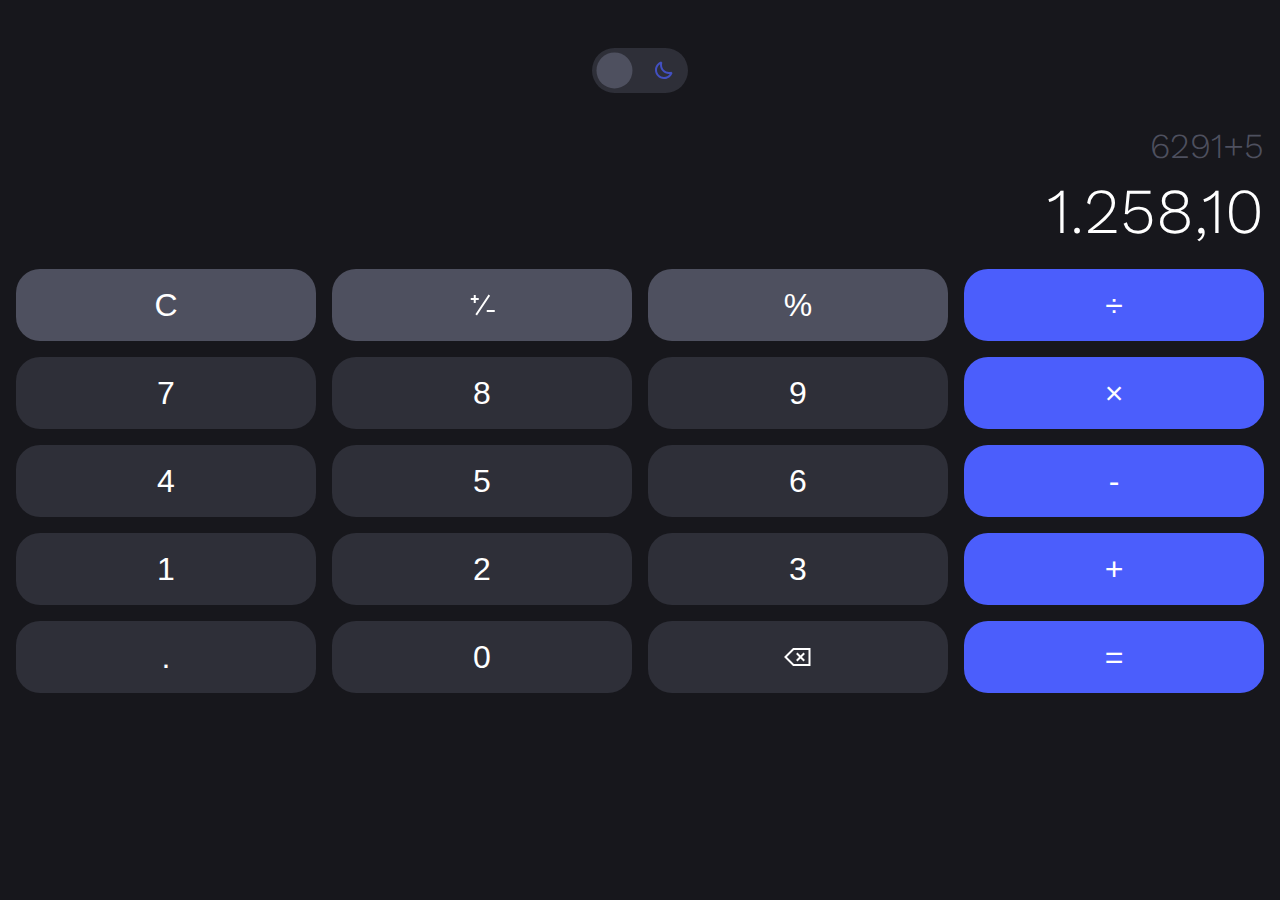
<file: Projeto_03/index.html>
<!DOCTYPE html>
<html lang="pt-br">

<head>
    <meta charset="UTF-8">
    <meta name="viewport" content="width=device-width, initial-scale=1.0">
    <link rel="stylesheet" href="./style.css">
    <title>Calculator</title>
</head>

<body>
    <div class="calculator">
        <div id="mode">
            <i class="indicator"></i>
            <svg width="24" height="24" viewBox="0 0 24 24" fill="none" xmlns="http://www.w3.org/2000/svg">
                <g opacity="0.7">
                    <path fill-rule="evenodd" clip-rule="evenodd"
                        d="M13 2V3V5V6H11V5V3V2H13ZM2 11H3H5H6V13H5H3H2V11ZM19 11H18V13H19H21H22V11H21H19ZM13 18V19V21V22H11V21V19V18H13ZM17.6568 19.0711L18.364 19.7782L19.7782 18.364L19.0711 17.6569L17.6568 16.2427L16.9497 15.5356L15.5355 16.9498L16.2426 17.6569L17.6568 19.0711ZM7.05023 8.46451L6.34312 7.7574L4.92891 6.34319L4.2218 5.63608L5.63602 4.22187L6.34313 4.92897L7.75734 6.34319L8.46445 7.05029L7.05023 8.46451ZM19.0711 6.34309L19.7782 5.63599L18.364 4.22177L17.6568 4.92888L16.2426 6.34309L15.5355 7.0502L16.9497 8.46441L17.6568 7.75731L19.0711 6.34309ZM8.46445 16.9497L7.75734 17.6568L6.34312 19.071L5.63602 19.7781L4.2218 18.3639L4.92891 17.6568L6.34313 16.2426L7.05023 15.5355L8.46445 16.9497ZM10 12C10 10.8954 10.8954 10 12 10C13.1046 10 14 10.8954 14 12C14 13.1046 13.1046 14 12 14C10.8954 14 10 13.1046 10 12ZM12 8C9.79086 8 8 9.79086 8 12C8 14.2091 9.79086 16 12 16C14.2091 16 16 14.2091 16 12C16 9.79086 14.2091 8 12 8Z"
                        fill="#4B5EFC" />
                </g>
            </svg>
            <svg width="24" height="24" viewBox="0 0 24 24" fill="none" xmlns="http://www.w3.org/2000/svg">
                <g opacity="0.7">
                    <path fill-rule="evenodd" clip-rule="evenodd"
                        d="M8.03239 6.23185C6.2001 7.49474 5 9.60796 5 11.9999C5 15.8659 8.13401 18.9999 12 18.9999C14.3918 18.9999 16.5049 17.7999 17.7678 15.9678C17.5146 15.9893 17.2585 16.0002 17 16.0002C12.0294 16.0002 8 11.9707 8 7.00018C8 6.7415 8.01094 6.48523 8.03239 6.23185ZM3 11.9999C3 8.04172 5.55459 4.68278 9.10211 3.47692L10.3707 4.7456C10.1306 5.45176 10 6.20968 10 7.00018C10 10.8662 13.134 14.0002 17 14.0002C17.7904 14.0002 18.5482 13.8696 19.2542 13.6296L20.5228 14.8983C19.3168 18.4455 15.958 20.9999 12 20.9999C7.02944 20.9999 3 16.9705 3 11.9999Z"
                        fill="#4B5EFC" />
                </g>
            </svg>

        </div>
        <output id="displayHistory">6291+5</output>
        <output id="display">1.258,10</output>
        <div class="keyboard">
            <button onclick="clearDisplay()">C</button>
            <button onclick="moreLess()" class="center">
                <svg width="33" height="32" viewBox="0 0 33 32" fill="none" xmlns="http://www.w3.org/2000/svg">
                    <path fill-rule="evenodd" clip-rule="evenodd"
                        d="M23.5821 7.55469L24.1367 6.72264L22.4726 5.61324L21.9179 6.44529L9.91795 24.4453L9.36325 25.2773L11.0273 26.3867L11.5821 25.5547L23.5821 7.55469ZM9.75 5.99999V6.99999V8.99999H11.75H12.75V11H11.75H9.75V13V14H7.75V13V11H5.75H4.75V8.99999H5.75H7.75V6.99999V5.99999H9.75ZM21.75 21H20.75V23H21.75H27.75H28.75V21H27.75H21.75Z"
                        fill="white" />
                </svg>
            </button>
            <button onclick="output('%')">%</button>
            <button onclick="output('/')">÷</button>
            <button onclick="output(7)">7</buttonion>
            <button onclick="output(8)">8</button>
            <button onclick="output(9)">9</button>
            <button onclick="output('*')">×</button>
            <button onclick="output(4)">4</buttonplication>
            <button onclick="output(5)">5</button>
            <button onclick="output(6)">6</button>
            <button onclick="output('-')">-</button>
            <button onclick="output(1)">1</button>
            <button onclick="output(2)">2</button>
            <button onclick="output(3)">3</button>
            <button onclick="output('+')">+</button>
            <button onclick="output('.')">.</button>
            <button onclick="output(0)">0</button>
            <button onclick="deleteNum()" class="center">
                <svg width="33" height="32" viewBox="0 0 33 32" fill="none" xmlns="http://www.w3.org/2000/svg">
                    <path fill-rule="evenodd" clip-rule="evenodd"
                        d="M11.0858 7H11.5H27.5H28.5V8V24V25H27.5H11.5H11.0858L10.7929 24.7071L2.79286 16.7071L2.08575 16L2.79286 15.2929L10.7929 7.29289L11.0858 7ZM11.9142 9L4.91418 16L11.9142 23H26.5V9H11.9142ZM15.5 11.5858L16.2071 12.2929L18.5 14.5858L20.7929 12.2929L21.5 11.5858L22.9142 13L22.2071 13.7071L19.9142 16L22.2071 18.2929L22.9142 19L21.5 20.4142L20.7929 19.7071L18.5 17.4142L16.2071 19.7071L15.5 20.4142L14.0858 19L14.7929 18.2929L17.0858 16L14.7929 13.7071L14.0858 13L15.5 11.5858Z"
                        fill="white" />
                </svg>
            </button>
            <button onclick="result()">=</button>
        </div>
    </div>
    <script src="./main.js"></script>
</body>

</html>
</file>
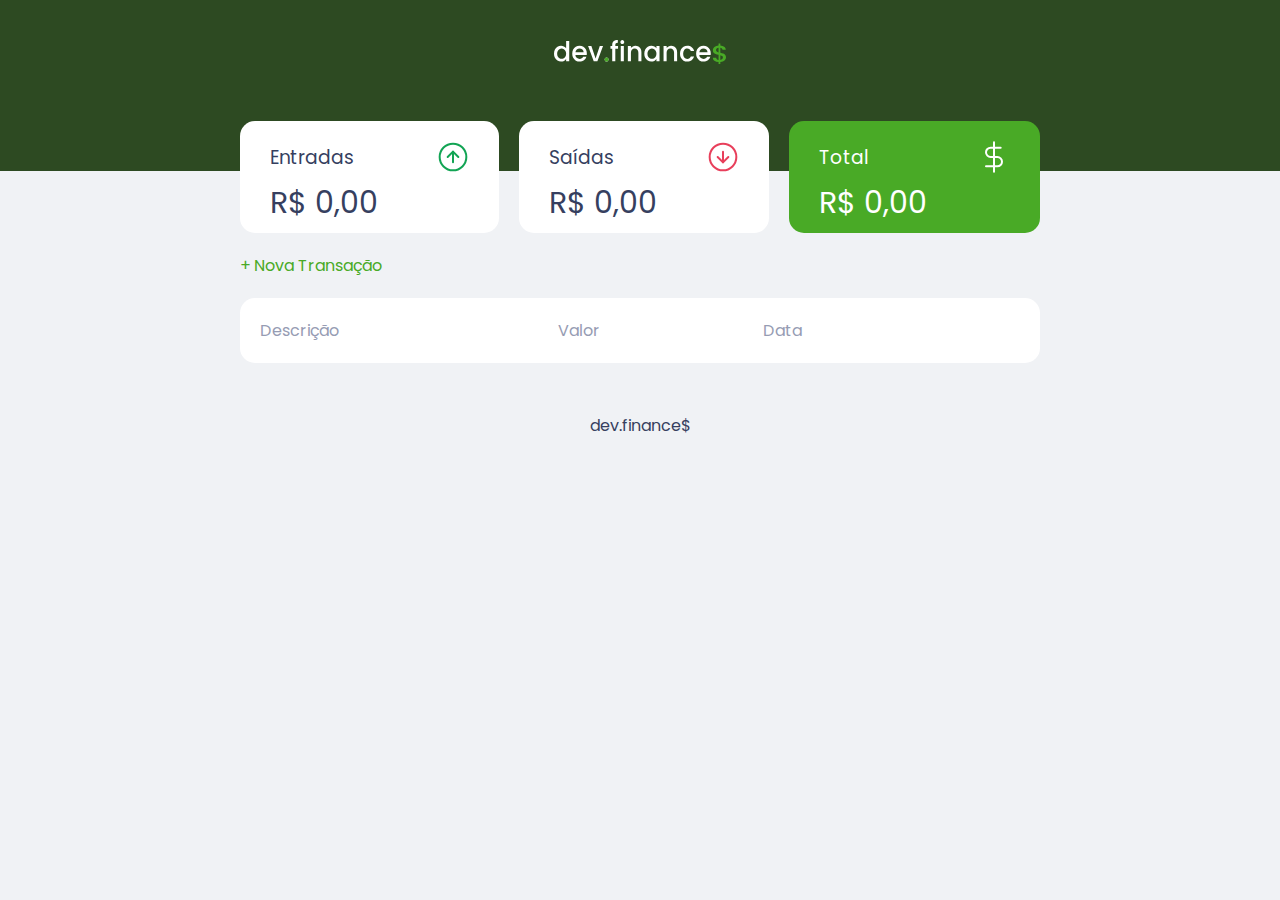
<file: Projeto_04/index.html>
<!DOCTYPE html>
<html lang="pt-br">

<head>
    <meta charset="UTF-8">
    <meta name="viewport" content="width=device-width, initial-scale=1.0">
    <link rel="stylesheet" href="./style.css">
    <title>dev.finances$</title>
</head>

<body>
    <header>
        <img src="./assets/logo.svg" alt="Logo">
    </header>

    <main>
        <div class="container">
            <section id="balance">
                <h2 class="sr-only">Balanço</h2>

                <div class="card">
                    <h3>
                        <span>Entradas</span>
                        <img src="./assets/income.svg" alt="">
                    </h3>
                    <p id="incomeDisplay">R$ 0,00</p>
                </div>

                <div class="card">
                    <h3>
                        <span>Saídas</span>
                        <img src="./assets/expense.svg" alt="">
                    </h3>
                    <p id="expenseDisplay">R$ 0,00</p>
                </div>

                <div class="card total">
                    <h3>
                        <span>Total</span>
                        <img src="./assets/total.svg" alt="">
                    </h3>
                    <p id="totalDisplay">R$ 0,00</p>
                </div>
            </section>

            <section id="transaction">
                <h2 class="sr-only">Transações</h2>

                <a href="#" class="button new">+ Nova Transação</a>

                <table id="data-table">
                    <thead>
                        <tr>
                            <th>Descrição</th>
                            <th>Valor</th>
                            <th>Data</th>
                            <th></th>
                        </tr>
                    </thead>
                    <tbody>
                    </tbody>
                </table>
            </section>
        </div>
    </main> 

    <div class="modal-overlay">
        <div class="modal">
            <div id="form">
                <h2>Nova Transação</h2>
                <form action="" onsubmit='Form.submit(event)'>

                    <div class="input-group">
                        <label class="sr-only" for="description">Descrição</label>
                        <input required type="text" name="description" id="description" placeholder="Descrição">
                    </div>

                    <div class="input-group">
                        <label class="sr-only" for="amount">Descrição</label>
                        <input required type="number" name="amount" id="amount" step="0.01" placeholder="0,00">
                        <small class="help">Use o sinal negativo (-) para despesas e vírgula ( , ) para casas decimais</small>
                    </div>

                    <div class="input-group">
                        <label class="sr-only" for="date">Data</label>
                        <input required type="date" name="date" id="date">
                    </div>

                    <div class="input-group actions">
                        <a href="#" class="button cancel">Cancelar</a>
                        <button>Salvar</button>
                    </div>
                </form>
            </div>
        </div>
    </div>

    <footer>
        dev.finance$
    </footer>

    <script src="./main.js"></script>
</body>

</html>
</file>
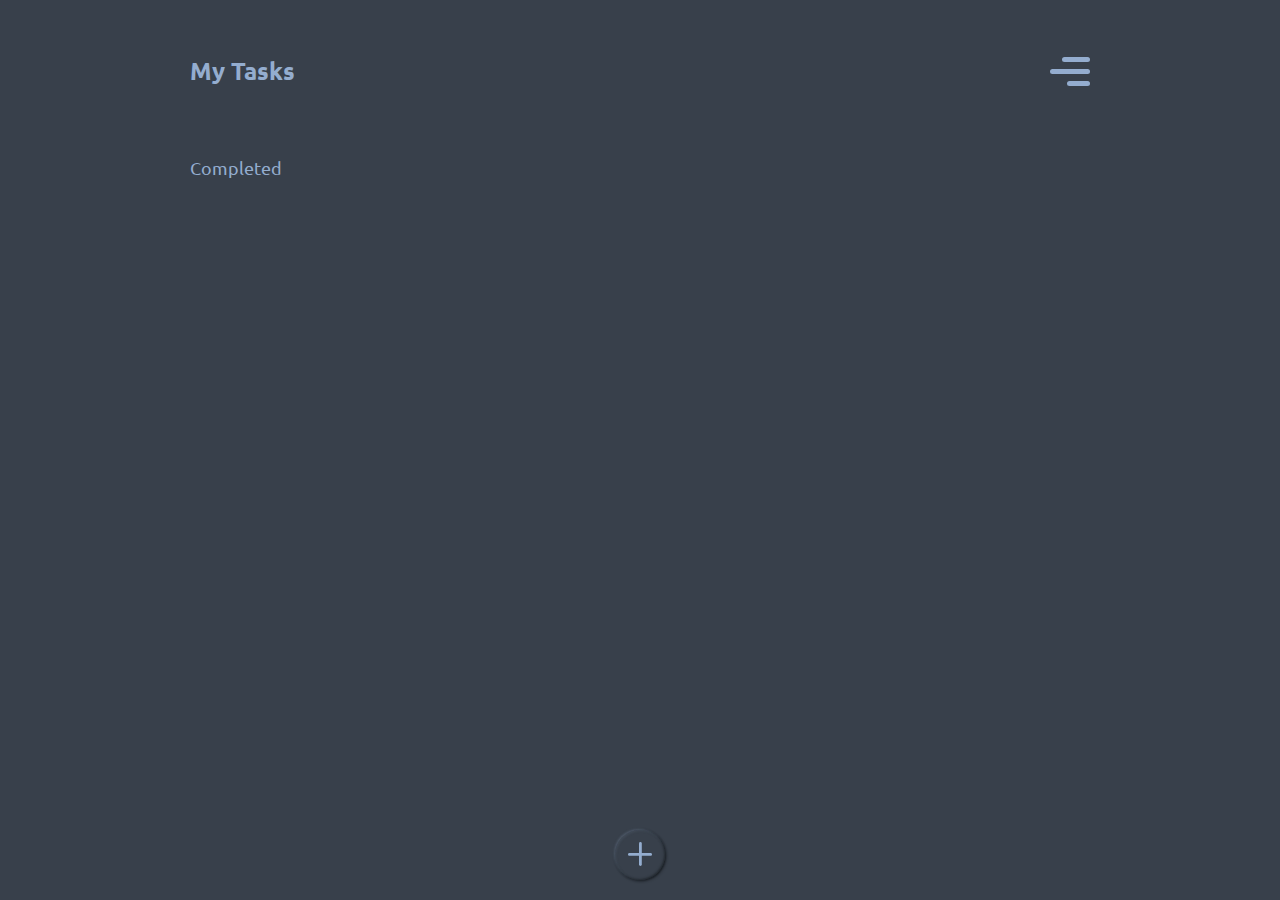
<file: Projeto_05/index.html>
<!DOCTYPE html>
<html lang="pt-br">

<head>
    <meta charset="UTF-8">
    <meta name="viewport" content="width=device-width, initial-scale=1.0">
    <link rel="stylesheet" href="./style.css">
    <title>My Tasks</title>
</head>

<body>
    <div class="container">
        <nav>
            <h1>My Tasks</h1>
            <svg width="40" height="29" viewBox="0 0 40 29" fill="none" xmlns="http://www.w3.org/2000/svg">
                <rect x="12" width="28" height="5" rx="2.5" fill="#94ADCF" />
                <rect y="12" width="40" height="5" rx="2.5" fill="#94ADCF" />
                <rect x="17" y="24" width="23" height="5" rx="2.5" fill="#94ADCF" />
            </svg>
        </nav>
        <div class="tasksIncomplete">
        </div>
    
        <div class="tasksCompleted">
            <h2>Completed</h2>
    
        </div>
    
        <div class="trash">
            <h2>Trash</h2>
        </div>
    
        <button id="btnNewTask">
            <svg width="24" height="24" viewBox="0 0 24 24" fill="none" xmlns="http://www.w3.org/2000/svg">
                <path
                    d="M0 12.4C0 11.6268 0.626801 11 1.4 11H22.6C23.3732 11 24 11.6268 24 12.4C24 13.1732 23.3732 13.8 22.6 13.8H1.4C0.626801 13.8 0 13.1732 0 12.4Z"
                    fill="#94ADCF" />
                <rect x="11" y="24" width="24" height="2.8" rx="1.4" transform="rotate(-90 11 24)" fill="#94ADCF" />
            </svg>
        </button>
    
        <div class="modal-overlay">
            <div class="modal">
                <form action="" id="myform" onsubmit="newTasks(event)" class="newTask">
                    <label for="addTask">New Task</label>
                    <input required type="text" name="addTask" id="addTask">
                </form>
                <div class="buttons">
                    <button form="myform" type="submit" id="add">add</button>
                    <button id="cancel">cancel</button>
                </div>
            </div>
        </div>
    </div>
    
    <script src="./index1.js"></script>
</body>

</html>
</file>
<file: Projeto_01/style.css>
@import url('https://fonts.googleapis.com/css2?family=Inter:wght@400;500&family=Montserrat:wght@400;500;600;700&display=swap');


:root {
    --black: #242424;
    --gray: #616161;
    --yellow: #FFCE2E;
}

* {
    padding: 0;
    margin: 0;
    box-sizing: border-box;
    text-decoration: none;
    list-style: none;
    border: none;
}

html {
    font-family: 'Montserrat', sans-serif;
    font-size: 62.5%;
}

body {
    font-size: 1.6rem;
    max-width: 121.6rem;
    margin: auto;
}

/* ==========================STANDARD===================== */

.title h2 {
    font-style: normal;
    font-weight: 700;
    font-size: 40px;
    line-height: 130%;
    letter-spacing: -0.03em;
    color: var(--black);
    margin: 10rem 0 .8rem;
}

.title p {
    font-style: normal;
    font-weight: 500;
    font-size: 2.8rem;
    line-height: 130%;
    color: var(--gray);
    margin-bottom: 8rem;
}

.page {
    width: 100%;
    height: 700px;
}

.col_a {
    grid-area: A;
}

.col_b {
    grid-area: B;
}

/* ==========================BACKGROUND===================== */

.page img {
    position: absolute;
    z-index: -1;
    left: 0;
    height: 700px;
    width: 100%;
    object-fit: cover;

}

/* ==========================NAVIGATION===================== */

/* 
font-family: 'Inter', sans-serif;

*/

nav {
    display: flex;
    align-items: center;
    justify-content: space-between;
    padding-top: 4.6rem;
    padding-bottom: 11.3rem;

}

nav ul {
    display: flex;
    gap: 4.6rem;
    align-items: center;
    justify-content: center;
}

nav ul li:last-child {
    margin-right: 10rem;
}

nav ul li a {
    font-family: 'Inter', sans-serif;
    font-weight: 500;
    line-height: 2rem;
    margin-right: 1.2rem;
    color: white;
}

nav button {
    font-weight: 500;
    font-size: 1.5rem;
    line-height: 1.8rem;
    text-align: center;
    letter-spacing: 0.02em;
    text-transform: uppercase;
    color: var(--black);
    background: #FFCE2E;
    border-radius: 100px;
    padding: 1.1rem 5rem;
}

/* ==========================HEADER===================== */

header span {
    font-family: 'Inter', sans-serif;
    padding: .4rem 1rem .6rem 1.1rem;
    background-color: #006D8F;
    display: inline-block;
    border-radius: 12rem;
    color: white;
    font-size: 1.3rem;
    font-weight: 500;
    line-height: 1.5rem;
    margin-right: 1.2rem;
}

header h3 {
    display: flex;
    align-items: center;
    font-family: 'Inter' sans-serif;
    font-size: 1.5rem;
    font-weight: 500;
    line-height: 2.2rem;
    color: white;
    margin-bottom: 3.4rem;
}

header h1 {
    font-family: 'Montserrat';
    font-weight: 700;
    font-size: 4.8rem;
    line-height: 130%;
    color: white;
    margin-bottom: 2.4rem;
}

header p {
    font-family: 'Inter' sans-serif;
    font-weight: 500;
    font-size: 1.8rem;
    line-height: 150%;
    color: white;
    margin-bottom: 4rem;
}

header button {
    background: none;
    border: 1px solid #FFFFFF;
    border-radius: 100px;
    font-weight: 500;
    font-size: 1.5rem;
    line-height: 1.8rem;
    text-align: center;
    letter-spacing: 0.02em;
    text-transform: uppercase;
    color: white;
    padding: 1.5rem 4rem;
}

/* ==========================MAIN===================== */

main {
    position: relative;
    display: grid;
    grid-template-columns: 73rem 1fr;
    grid-template-areas:
        'A B';
    margin-bottom: 17.3rem;
}



main .cards {

    display: flex;
    gap: 6.8rem 11rem;
    flex-wrap: wrap;
}

main .card {
    width: 26rem;
}

main .card svg {
    margin-bottom: 1.6rem;
}

main .card h3 {
    margin-bottom: .8rem;
    font-weight: 500;
    font-size: 1.8rem;
    line-height: 150%;
    color: var(--black);
}

main .card p {
    font-family: 'Inter' sans-serif;
    font-style: normal;
    font-weight: 400;
    line-height: 150%;
    color: var(--gray);
}

main img {
    position: absolute;
    top: -65px;
}

/* ==========================SECTION===================== */

.container {
    max-width: 121.6rem;
    margin: auto;
    display: grid;
    grid-template-columns: 1fr 1fr;
    grid-template-areas:
        'A B'
        'C C';
}

section .title {
    grid-area: A;
}

section .buttons {
    grid-area: B;
    align-self: center;
}

section .spotlight {
    grid-area: C;
}

section {
    background-color: #FAFAFA;
    position: absolute;
    left: 0;
    width: 100%;
}

section .buttons {
    border: 1px solid #C4C4C4;
    border-radius: 120px;
    padding: .8rem 1.1rem;
    max-width: 59.2rem;
    display: flex;
    gap: 10rem;
    align-items: center;
    height: 7.2rem;
}

section button:first-child {
    font-weight: 600;
    line-height: 2rem;
    text-align: center;
    letter-spacing: 0.02em;
    text-transform: uppercase;
    color: white;
    padding: 1.8rem 8.5rem;
    background-color: var(--black);
    border-radius: 125px;
}

section button:last-child {
    font-weight: 500;
    line-height: 2rem;
    text-align: center;
    letter-spacing: 0.02em;
    text-transform: uppercase;
    background: none;
}

section .spotlight {
    background: linear-gradient(98.6deg, #020302 7.61%, #242424 96.26%);
    border-radius: 12px;
    display: grid;
    grid-template-columns: 44.5rem 1fr;
    grid-template-areas:
        'A B';
    padding: 10rem 10rem;
    position: relative;
    margin-bottom: 2rem;
}


section .spotlight h2 {
    font-weight: 600;
    font-size: 2.4rem;
    line-height: 130%;
    letter-spacing: -0.03em;
    color: #FFFFFF;
}

section .spotlight p {
    font-family: 'Inter' sans-serif;
    font-style: normal;
    font-weight: 400;
    line-height: 150%;
    color: #FFFFFF;
    opacity: 0.7;
    margin-top: 1.6rem;
    margin-bottom: 4.4rem;
}

section .spotlight span {
    font-family: 'Inter' sans-serif;
    font-style: normal;
    font-weight: 500;
    font-size: 1.4rem;
    line-height: 150%;
    color: #FAFAFA;
    display: flex;
    align-items: center;
    gap: 1.6rem;
}

section .spotlight img:first-child {
    position: absolute;
    top: -82px;
    right: 240px;

    z-index: 1;
}

section .spotlight img:nth-child(2) {
    position: absolute;
    top: 76px;
}

section .spotlight svg:nth-child(3) {
    position: absolute;
    bottom: 5.3rem;
    right: 7.3rem;
}
</file>
<file: Projeto_02/style.css>
@import url('https://fonts.googleapis.com/css2?family=Manrope:wght@400;500;600;700;800&display=swap');


:root {
    font-size: 62.5%;
    --bg-color: #FAFAFA;
    --title-colors: #2b2b2b;
    --primary-color: #5b5b5b;
    --secondy-color: #ffffff;
    --third-color: #ff6600;
    font-family: 'Manrope', sans-serif;
}

* {
    padding: 0;
    margin: 0;
    box-sizing: border-box;
    list-style: none;
    text-decoration: none;
}

body {
    font-size: 1.6rem;
    background-color: var(--bg-color);
}

.page {
    min-width: 37.5rem;
    padding: 1.6rem;
    background-color: var(--bg-color);
    margin: 0 auto;
}

.menu {
    position: fixed;
    visibility: hidden;
    transform: translateY(-100%);
}

/* ==== Navigation ==== */

nav {
    display: flex;
    justify-content: space-between;
    align-items: center;
}

/* ==== Menu Expanded ==== */

body.menu-expanded {
    overflow: hidden;
}

body.menu-expanded .logo {
    z-index: 1;
}

body.menu-expanded .menu {
    visibility: visible;
    position: fixed;
    top: 0;
    left: 0;
    height: 100%;
    width: 100%;
    display: flex;
    background-color: #F5F5F5;
    flex-direction: column;
    justify-content: center;
    align-items: center;
    transform: translateY(0);
    transition: transform 800ms;
    transition: all .6s ease-in-out;
}

body.menu-expanded .menu a:nth-child(2) {
    width: 14.6rem;
    height: 5.5rem;
    background: #FF6600;
    border-radius: 8px;
    display: flex;
    align-items: center;
    justify-content: center;
    color: white;
    margin-top: 5rem;
}

body.menu-expanded .menu ul {
    display: flex;
    flex-direction: column;
    align-items: center;
    gap: 3rem;
}

body.menu-expanded .menu ul li a {
    font-style: normal;
    font-weight: 700;
    font-size: 2.2rem;
    line-height: 2.5rem;
    color: var(--title-colors);
}

/* ==== Menu Burguer ==== */

.menu-btn {
    display: flex;
    align-items: center;
    justify-content: center;
    cursor: pointer;
    transition: all .5s ease-in-out;
    width: 2.9rem;
    height: 2.4rem;
}

.menu-btn-burguer {
    width: 2.9rem;
    height: 4px;
    background-color: var(--primary-color);
    transition: all .5s ease-in-out;
}

.menu-btn-burguer::after,
.menu-btn-burguer::before {
    content: '';
    width: 2.9rem;
    height: 4px;
    background-color: var(--primary-color);
    position: absolute;
    transition: all .5s ease-in-out;
}

.menu-btn-burguer::after {
    transform: translateY(10px);
}

.menu-btn-burguer::before {
    transform: translateY(-10px);
}

/* ==== Animation ==== */

.menu-btn.active .menu-btn-burguer {
    transform: translateX(-25px);
    background: transparent;
}

.menu-btn.active .menu-btn-burguer::after {
    transform: rotate(-45deg) translate(17px, 17px);
}

.menu-btn.active .menu-btn-burguer::before {
    transform: rotate(45deg) translate(17px, -17px);
}

/* ==== Main ===== */

main header h1 {
    font-weight: 800;
    font-size: 3.6rem;
    line-height: 130%;
    text-align: center;
    color: var(--title-colors);
    margin: 5rem 0 2rem;
}

main header p {
    font-weight: 400;
    font-size: 1.4rem;
    line-height: 180%;
    text-align: center;
    color: var(--primary-color);
}

main header span {
    color: var(--third-color);
}

main svg {
    display: block;
    margin: 3rem auto;
    min-width: 30.9rem;
}

main .buttons {
    display: flex;
    gap: 2rem;
    margin-bottom: 4.8rem;
    justify-content: center;
}

main .buttons button {
    border: none;
    width: 16.1rem;
    height: 4.8rem;
    font-weight: 700;
    font-size: 1.4rem;
    line-height: 1.9rem;
    border-radius: 10px;
}

main .buttons button:first-child {
    background-color: var(--third-color);
    color: var(--secondy-color);
}

main .buttons button:last-child {
    background: transparent;
    border: 1px solid var(--third-color);
}

main .bussines {
    display: flex;
    justify-content: space-around;
    align-items: center;
    margin-bottom: 2.4rem;
}

main .bussines img {
    width: 20%;
}

main .bussines img:nth-child(3) {
    width: 16%;
}

/* ===== General ==== */

section h2 {
    font-weight: 800;
    font-size: 2.4rem;
    line-height: 130%;
    text-align: center;
    letter-spacing: 0.016em;
    color: var(--title-colors);
    margin-bottom: 1.6rem;
}

section > p {
    font-weight: 400;
    font-size: 1.2rem;
    line-height: 180%;
    text-align: center;
    letter-spacing: 0.016em;
    color: var(--primary-color);
}

/* ==== About Us ====*/

#about svg {
    width: 100%;
    display: block;
    margin-block: 1.6rem;
}

#about .advantage {
    display: flex;
    flex-direction: column;
    align-items: center;
    margin-bottom: 4.8rem;
}

#about .advantage div {
    display: flex;
    align-items: center;
    gap: 3rem;
    padding: 1.6rem;
    min-width: 25rem;
}
#about .advantage .lv {
    border-bottom: 1px solid #ff6600;
    width: 100%;
    padding: 0;
}

#about .advantage span {
    font-weight: 700;
    font-size: 1.8rem;
    line-height: 2.5rem;
    color: var(--third-color);
    background: #FFEDE6;
    border-radius: 6px;
    width: 6.4rem;
    height: 4.5rem;
    display: flex;
    align-items: center;
    justify-content: center;
}

#about .advantage p {
    font-weight: 500;
    font-size: 1.6rem;
    line-height: 2.2rem;
    color: var(--primary-color);
}

/* ===== Interest ==== */
#interest .cards {
    margin-top: 2.4rem;
}

#interest .card {
    display: flex;
    min-height: 16rem;
    gap: 1.6rem;
    padding: 2.4rem 5rem 2.4rem 2.4rem;
    background-color: white;
    border-radius: 6px;
    margin-bottom: 2.4rem;
}

#interest .card h3 {
    font-style: normal;
    font-weight: 700;
    font-size: 1.8rem;
    line-height: 2.5rem;
    letter-spacing: 0.016em;
    color: var(--title-colors);
}

#interest .card p {
    font-weight: 400;
    font-size: 1.2rem;
    line-height: 180%;
    letter-spacing: 0.016em;
    color: var(--primary-color);
    margin: 1.2rem 0 .8rem;
}

#interest .card a {
    font-weight: 600;
    font-size: 1.4rem;
    line-height: 180%;
    color: var(--third-color);
}

/* ==== Value ==== */

#value svg {
    width: 100%;
    margin-top: 2.4rem;
    margin-bottom: 1.8rem;
}

#value button {
    border: none;
    min-width: 16.1rem;
    min-height: 4.8rem;
    background: var(--third-color);
    border-radius: 8px;
    color: white;
    font-family: 'Manrope';
    font-style: normal;
    font-weight: 600;
    font-size: 1.4rem;
    line-height: 1.9rem;
    margin: 4.5rem auto 6rem;
    display: block;
}

/* ==== Current === */

#current h3 {
    font-style: normal;
    font-weight: 600;
    font-size: 2.4rem;
    line-height: 150%;
    letter-spacing: 0.016em;
    color: var(--title-colors);
    margin-block: 1.6rem;
}

#current>h3 {
    font-weight: 800;
    font-size: 2.4rem;
    line-height: 130%;
    color: var(--third-color);
    text-align: center;
    margin-bottom: 2.4rem;
}

#current p {
    font-weight: 400;
    font-size: 1.2rem;
    line-height: 180%;
    letter-spacing: 0.016em;
    color: var(--primary-color);
    margin-bottom: 1.6rem;
}

#current a {
    font-weight: 600;
    font-size: 1.6rem;
    line-height: 2.2rem;
    letter-spacing: 0.016em;
    color: var(--third-color);
    display: block;
    margin-bottom: 4rem;
}

#current img {
    width: 100%;
}

/* ==== Footer ==== */

footer {
    background-color: var(--title-colors);
    display: flex;
    flex-direction: column;
    align-items: center;
    padding: 3.5rem 7.8rem;
}

footer ul {
    display: flex;
    gap: 2rem;
    margin-top: 3.8rem;
}

/* ==== Responsivo 768 ==== */ 

@media (min-width: 768px) {
    .page {
        padding-inline: 7rem;
    }
    main .bussines img {
        width: 16%;
    }
    
    main .bussines img:nth-child(3) {
        width: 12%;
    }

    #about svg,
    #value svg  {
        max-width: 50%;
        margin-inline: auto;
        display: block;
    }
}

@media (min-width: 1023px) {
    .page {
        max-width: 120rem;
    }

    body.menu-expanded .menu {
        visibility: hidden;
        position: fixed;
    }
    .menu {
        display: flex;
        visibility: visible;
        position: relative;
        transform: translateX(0);
        align-items: center;
        justify-content: center;
        gap: 7rem;
    }

    .menu ul {
        display: flex;
        gap: 3rem;
    }

    .menu-btn {
        position: fixed;
        visibility: hidden;
        z-index: -1000;
    }

    .menu > a {
        border: none;
        min-width: 16.1rem;
        min-height: 4.8rem;
        background: var(--third-color);
        border-radius: 8px;
        color: white;
        font-family: 'Manrope';
        font-style: normal;
        font-weight: 700;
        font-size: 1.6rem;
        line-height: 2.2rem;
        display: flex;
        align-items: center;
        justify-content: center;
    }

    .menu ul a {
        font-size: 1.8rem;
        line-height: 2.5rem;
        color: #2B2B2B;
        transition: all 200ms;
        white-space: nowrap;
    }

    section h2 {
        font-size: 5.2rem;
        text-align: center;
        text-align: left;
    }
    
    section > p {
        font-size: 2rem;
        text-align: left;
    }

    main {
        display: grid;
        grid-template-columns: 50% 50%;
        grid-template-areas: 
        'A B'
        'C B'
        'E B'
        'G G';
        align-items: center;
    }

    main header h1 {
        grid-area: A;
        text-align: left;
        font-size: 5rem;
    }

    main header p {
        grid-area: C;
        text-align: left;
        margin-bottom: 5rem;
        font-size: 1.8rem;
    }

    main .buttons {
        grid-area: E;
        justify-content: left;
    }

    main .bussines {
        grid-area: G;
        margin: 7rem 0;
        padding-inline: 4rem;
    }

    main .bussines img {
        width: 14%;
    }
    
    main .bussines img:nth-child(3) {
        width: 11%;
    }

    main svg {
        grid-area: B;
    }

    #about {
        display: grid;
        grid-template-columns: 45% 55%;
        grid-template-areas: 
        'A B'
        'A D'
        'A F';
        margin: 8rem 0;
    }

    #about h2 {
        grid-area: B;
    }

    #about p {
        grid-area: D;
    }

    #about .advantage {
        grid-area: F;
        flex-direction: row;
        margin-top: 3.2rem;
        background-color: #FFFFFF;
        box-shadow: 0 0 2px gray;
        justify-content: space-around;
    }

    #about .advantage div {
        flex-direction: column-reverse;
        gap: .8rem;
        min-width: auto;
    }

    #about .advantage .lv {
        border-left: 3px solid #ff6600;
        height: 80px;
        border-bottom: none;
        width: 0;
    }

    #about .advantage p {
        font-weight: 600;
        font-size: 2.4rem;
        line-height: 3.3rem;
        white-space: nowrap;
    }

    #about .advantage span {
        font-weight: 700;
        font-size: 4rem;
        line-height: 5.5rem;
        width: fit-content;
        height: fit-content;
        background: none;
    }

    #about svg {
        grid-area: A;
        max-width: 50rem;
        padding-right: 5rem;
    }

    #interest {
        display: flex;
        flex-direction: column;
        margin: 4rem 0;
    }

    #interest .cards {
        display: flex;
        flex-direction: row;
        gap: 3rem;
    }

    #interest h2,
    #interest > p {
        text-align: center;
    }

    #value {
        display: grid;
        grid-template-columns: 45% 55%;
        grid-template-areas: 
        'A B'
        'A C'
        'A D';
        column-gap: 2rem;
        margin: 8rem 0;
    }

    #value h2 {
        grid-area: B;
    }

    #value p {
        grid-area: C;
    }

    #value button {
        grid-area: D;
        margin-left: 0;
    }

    #value svg {
        grid-area: A;
        max-width: 100%;
    }

    .projects {
        display: flex;
        gap: 3.2rem;
    }

    /* hover ==========================================*/
    .menu ul a:hover {
        color: #ff6600;
        text-shadow: 1px 0 0 currentColor;
    }

    .menu > a:hover {
        transform: scale(1.02);
    }

    #home .buttons button {
        cursor: pointer;
    }

    #home .buttons button:first-child:hover,
    #home .buttons button:last-child:hover {
        transform: scale(1.02);
        opacity: 0.9;
    }
}
</file>
<file: Projeto_03/style.css>
@import url('https://fonts.googleapis.com/css2?family=Work+Sans:wght@300;400&display=swap');


:root {
    font-family: 'Work Sans', sans-serif;
    --bc-night: #17171C;
    --bt-night: #2E2F38;
    --icon-night: #FFFFFF;
    --bc-three: #4E505F;
    --number-night: #4E505F;
}
* {
    padding: 0;
    margin: 0;
    box-sizing: border-box;
}

body {
    background-color: var(--bc-night);
    transition: all 0.5s;
}

/* ============= Button ==================== */

#mode {
    position: relative;
    width: 6rem;
    height: 2.8rem;
    background-color: var(--bt-night);
    margin: 2rem auto;
    display: flex;
    align-items: center;
    justify-content: space-around;
    border-radius: 160px;
    cursor: pointer;
    transition: 0.5s;
}

#mode .indicator {
    position: absolute;
    background-color: var(--number-night);
    top: 0;
    left: 0;
    height: 2.8rem;
    width: 2.8rem;
    transform: scale(0.8);
    border-radius: 50%;
    transition: 0.5s;
}






.calculator {
    padding-top: 1rem;
}

output {
    display: block;
    width: 100%;
    text-align: right;
    padding: 0 1rem;
}

output:nth-child(2) {
    color: var(--number-night);
    font-size: 2.2rem;
    font-weight: 300;
    height: 3rem;
}

output:nth-child(3) {
    color: var(--icon-night);
    font-weight: 300;
    font-size: 4rem;
    height: 5rem;
}


.keyboard {
   display: grid;
   grid-template-columns: 1fr 1fr 1fr 1fr;
   gap: 1rem;
   padding: 1rem;
}

.center {
    display: flex;
    align-items: center;
    justify-content: center;
}

button {
    font-weight: 400;
    font-size: 2rem;
    line-height: 4rem;
    min-width: 4.5rem;
    min-height: 4.5rem;
    background: var(--bt-night);
    border-radius: 24px;
    border: none;
    color: var(--icon-night);
    transition: all 0.5s;
}

button:nth-child(4n + 4) {
    background-color: #4B5EFC;
}

button:nth-child(-n + 3) {
    background-color: var(--bc-three);
}

#mode.active .indicator {
    left: 3.2rem;
    background-color: #D2D3DA;
}

#mode.active {
    background-color: white;
}

body.active {
    background-color: #F1F2F3;
}


body.active output:nth-child(3),
body.active button:not(button:nth-child(4n + 4)),
body.active svg path {
    color: black;
    fill: black;
    transition: all 0.5s;
}

body.active button:not(button:nth-child(4n + 4)) {
    background-color: white;
}

body.active .keyboard button:nth-child(-n + 3) {
    background-color: #D2D3DA;
}
</file>
<file: Projeto_04/style.css>
@import url('https://fonts.googleapis.com/css2?family=Poppins:wght@100;200;300;400;500&display=swap');

* {
    padding: 0;
    margin: 0;
    box-sizing: border-box;
}

:root {
    font-size: 62.5%;
}

h2 {
    margin-top: 2rem;
    margin-bottom: 1rem;
    color: #363f5f;
    font-weight: normal;
}

.container {
    width: min(90vw, 800px);
    margin: auto;
}
 
.sr-only {
    position: absolute;
    width: 1px;
    height: 1px;
    padding: 0;
    margin: -1px;
    overflow: hidden;
    clip: rect(0, 0, 0, 0);
    white-space: nowrap;
    border-width: 0;
}

a {
    color: #49aa26;
    text-decoration: none;
}

a:hover {
    color: #3dd705;
}

.button.new {
    display: inline-block;
    margin-bottom: 1rem;
}

button {
    width: 100%;
    height: 5rem;
    border: none;
    color: white;
    background-color: #49aa26;
    border-radius: 1rem;
    cursor: pointer;
    font-family: 'Poppins', sans-serif;
    font-size: 1.7rem;
}

button:hover {
    background-color: #3dd705;
}

.button.cancel {
    color: #e92929;
    border: 2px solid #e92929;
    height: 5rem;
    display: flex;
    align-items: center;
    justify-content: center;
    border-radius: 1rem;
    font-size: 1.7rem;
}

.button.cancel:hover {
    background-color: #e92929;
    color: #ffffff;
    opacity: .9;
}

body {
    background: #f0f2f5;
    font-size: 1.6rem;
    font-family: 'Poppins', sans-serif;
}

header {
    background-color: #2d4a22;
    padding: 4rem 0 10rem;
    text-align: center;
}

header #logo {
    color: #ffffff;
    font-weight: 100;
}

#balance {
    margin-top: -5rem;
}

#balance h2 {
    color: #ffffff;
    margin-top: 0;
}

.card {
    background-color: #ffffff;
    padding: 2rem 3rem;
    border-radius: 15px;
    margin-bottom: 2rem;
    color: #363f5f;
}

.card h3 {
    font-weight: normal;
    margin-bottom: 2rem;
    display: flex;
    align-items: center;
    justify-content: space-between;
}

.card p {
    font-size: 3rem;
    line-height: 2rem;
}

.card.total {
    background: #49aa26;
    color: #ffffff;
}

/* =======================================table========================= */
#data-table {
    width: 100%;
    border-spacing: 0 1rem;
    color: #969cb3;

}

table th {
    background-color: #ffffff;
    font-weight: normal;
    padding: 2rem;
    text-align: left;
}

table thead tr th:first-child,
table tbody tr td:first-child {
    border-radius: 15px 0 0 15px;
}

table thead tr th:last-child,
table tbody tr td:last-child {
    border-radius: 0 15px 15px 0;
}

table td {
    background: #ffffff;
    padding: 2rem;
}

table tbody tr {
    opacity: .7;
}

table tbody tr:hover {
    opacity: 1;
}

td.description {
    color: #363f5f;
}

td.income {
    color: #12a454;
}

td.expense {
    color: #e92929;
}

.modal-overlay {
    width: 100%;
    height: 100%;
    background-color: rgba(0, 0, 0, 0.7);
    position: fixed;
    top: 0;
    display: flex;
    align-items: center;
    justify-content: center;
    opacity: 0;
    visibility: hidden;
}

.modal-overlay.active {
    opacity: 1;
    visibility: visible;
}

.modal-overlay.active .modal {
    transform: scale(1);
}

.modal {
    background-color: #f0f2f5;
    padding: 5rem;
    max-width: 500px;
    width: 90%;
    border-radius: 1rem;
    transform: scale(0);
    transition: all .5s ease-in-out;
}

#form h2 {
    margin-top: 0;
}

#form form input {
    border: none;
    border-radius: 1rem;
    padding: 1rem;
    width: 100%;
    height: 4rem;
}

#form form .input-group {
    margin-top: 2rem;
}

#form form .input-group small {
    opacity: .4;
    font-size: 1.2rem;
}

#form form .input-group.actions {
    display: flex;
    justify-content: space-between;
    align-items: center;
}

#form form .input-group.actions .button,
#form form .input-group.actions button {
    width: 48%;
}

footer {
    text-align: center;
    padding: 4rem 0;
    color: #363f5f;
}

@media (min-width: 800px) {
    #balance {
        display: flex;
        justify-content: space-between;
        gap: 2rem;
    }

    #balance .card {
        flex-grow: 1;
    }
}
</file>
<file: Projeto_05/style.css>
@import url('https://fonts.googleapis.com/css2?family=Ubuntu:wght@400;500;700&display=swap');

:root {
    --bg-color: #38404B;
    --text-color: #94ADCF;
    font-size: 62.5%;
}

* {
    padding: 0;
    margin: 0;
    box-sizing: border-box;

    font-family: 'Ubuntu', sans-serif;
}

body {
    font-size: 1.6rem;
    background-color: var(--bg-color);
    color: var(--text-color);
    padding: 5.5rem 2.8rem;
}

.container {
    max-width: 900px;
    margin: auto;
}

nav {
    display: flex;
    justify-content: space-between;
    align-items: center;
    margin-bottom: 7rem;
}

h1 {
    font-size: 2.4rem;
    font-weight: 700;
}

.task {
    background: #38404B;
    box-shadow: -5px 5px 10px rgba(48, 54, 64, 0.2), 5px -5px 10px rgba(48, 54, 64, 0.2), -5px -5px 10px rgba(64, 74, 86, 0.9), 5px 5px 13px rgba(48, 54, 64, 0.9), inset 1px 1px 2px rgba(64, 74, 86, 0.3), inset -1px -1px 2px rgba(48, 54, 64, 0.5);
    border-radius: 16px;
    margin-bottom: 3rem;
    min-height: 4.2rem;
    padding: 1.5rem;
    display: flex;
    align-items: center;
    position: relative;
    gap: 2rem;
}

.task:last-child {
    margin-bottom: 5rem;
}

.task input {
    visibility: hidden;
}

.task.completed label::before {
    background: var(--text-color);
}

.task.completed label {
    text-decoration: line-through;
}

.task.completed {
    background: #38404B;
    box-shadow: 1px 1px 2px rgba(64, 74, 86, 0.3), -1px -1px 2px rgba(48, 54, 64, 0.5), inset -5px 5px 10px rgba(48, 54, 64, 0.2), inset 5px -5px 10px rgba(48, 54, 64, 0.2), inset -5px -5px 10px rgba(64, 74, 86, 0.9), inset 5px 5px 13px rgba(48, 54, 64, 0.9);
    border-radius: 16px;
}

.task label {
    font-weight: 500;
    width: 100%;
    cursor: pointer;
}

.task label::before {
    content: '';
    position: absolute;
    width: 12px;
    height: 12px;
    border: 3px solid var(--text-color);
    border-radius: 50%;
    top: 50%;
    transform: translateY(-50%);
    left: 14px;
}


h2 {
    font-size: 1.8rem;
    font-weight: 400;
    margin-bottom: 3rem;
}

#btnNewTask {
    background: #38404B;
    box-shadow: -1px 1px 2px rgba(22, 26, 30, 0.2), 1px -1px 2px rgba(22, 26, 30, 0.2), -1px -1px 2px rgba(90, 102, 120, 0.9), 1px 1px 3px rgba(22, 26, 30, 0.9), inset 1px 1px 2px rgba(90, 102, 120, 0.3), inset -1px -1px 2px rgba(22, 26, 30, 0.5);
    border-radius: 50px;
    border: none;
    width: 5rem;
    height: 5rem;
    position: fixed;
    bottom: 2rem;
    right: 50%;
    transform: translateX(50%);
}

.modal-overlay {
    width: 100%;
    height: 100%;
    background-color: rgba(0, 0, 0, 0.7);
    position: fixed;
    top: 0;
    left: 0;
    display: flex;
    align-items: center;
    justify-content: center;
    opacity: 0;
    visibility: hidden;
}

.modal-overlay.active {
    opacity: 1;
    visibility: visible;
}

.modal-overlay.active .modal {
    transform: scale(1);
}

.modal {
    background: #38404B;
    box-shadow: -1px 1px 2px rgba(22, 26, 30, 0.2), 1px -1px 2px rgba(22, 26, 30, 0.2), -1px -1px 2px rgba(90, 102, 120, 0.9), 1px 1px 3px rgba(22, 26, 30, 0.9), inset 1px 1px 2px rgba(90, 102, 120, 0.3), inset -1px -1px 2px rgba(22, 26, 30, 0.5);
    border-radius: 20px;
    width: 90%;
    max-width: 500px;
    height: 12rem;
    transform: scale(0);
    transition: all .5s ease-in-out;
    display: flex;
    align-items: center;
    justify-content: space-around;
    padding: 2rem;
    gap: 2rem;
}

.modal .newTask {
    display: flex;
    flex-direction: column;
    gap: 1rem;
}

.modal .newTask input {
    height: 3.4rem;
    border-radius: 10px;
    background-color: var(--text-color);
    font-family: 'Ubuntu', sans-serif;
    font-weight: 500;
    font-size: 1.6rem;
    padding-left: 1rem;
    width: 100%;
}

.modal .buttons {
    display: flex;
    flex-direction: column;
    align-items: center;
    gap: 1rem;
}

.modal .buttons button {
    display: block;
    position: inherit;
    border-radius: 20px;
    height: 3rem;
    width: 7rem;
    text-transform: uppercase;
    color: var(--text-color);
    font-family: 'Ubuntu', sans-serif;
    font-weight: 500;
    background-color: var(--bg-color);
    box-shadow: -1px 1px 2px rgba(22, 26, 30, 0.2), 1px -1px 2px rgba(22, 26, 30, 0.2), -1px -1px 2px rgba(90, 102, 120, 0.9), 1px 1px 3px rgba(22, 26, 30, 0.9), inset 1px 1px 2px rgba(90, 102, 120, 0.3), inset -1px -1px 2px rgba(22, 26, 30, 0.5);
    border: none;
}

.trash {
    display: none;
}
</file>
